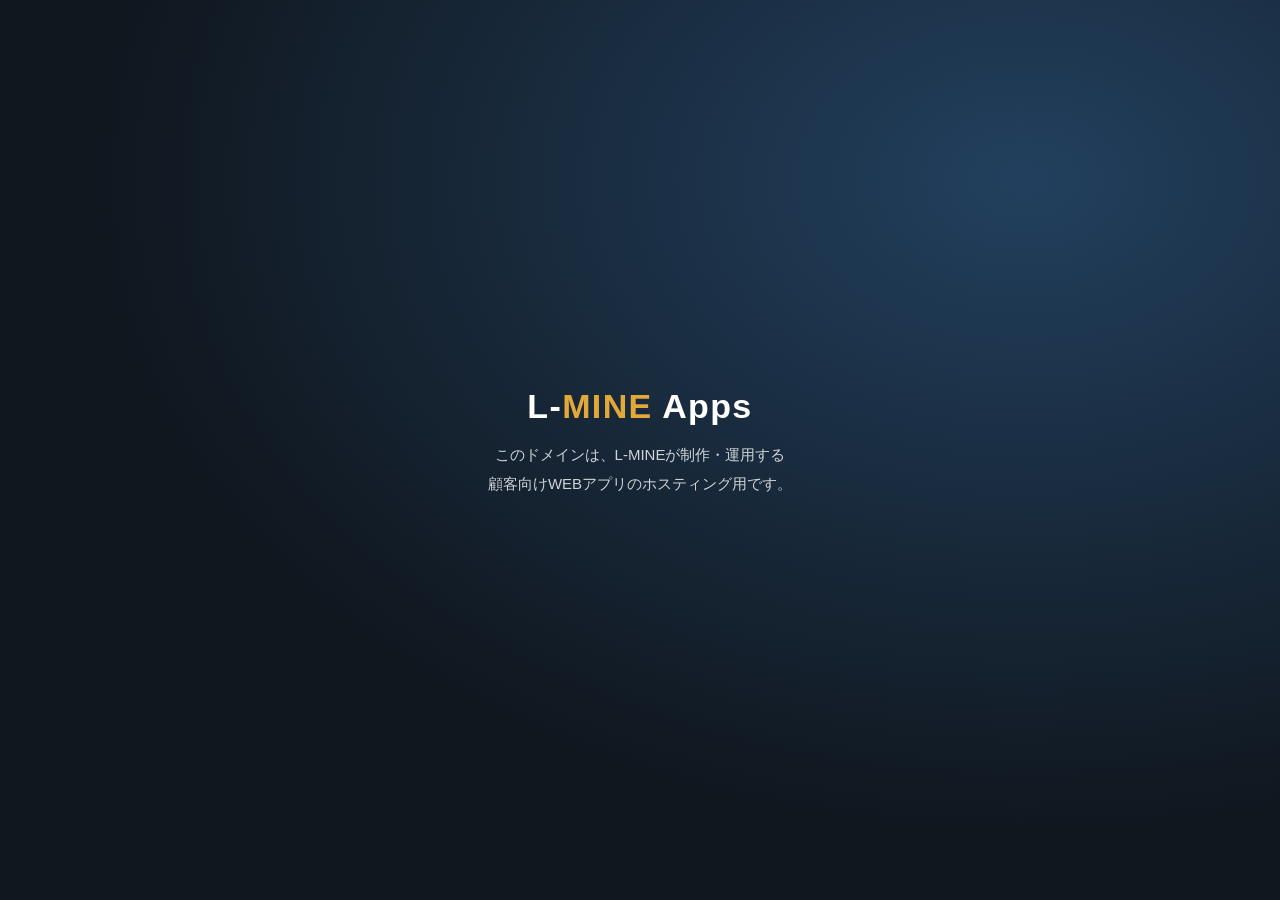
<file: index.html>
<!DOCTYPE html>
<html lang="ja">
<head>
<meta charset="UTF-8">
<meta name="viewport" content="width=device-width, initial-scale=1.0">
<title>L-MINE Apps</title>
<style>
  body{margin:0;font-family:"Noto Sans JP","Helvetica Neue",Arial,sans-serif;
    background:radial-gradient(120% 120% at 80% 20%,#22405e,#10171f 60%);
    color:#fff;min-height:100vh;display:flex;align-items:center;justify-content:center;text-align:center;}
  .box{padding:40px;}
  h1{font-size:34px;letter-spacing:.04em;margin:0 0 14px;}
  h1 span{color:#e2a83a;}
  p{opacity:.8;font-size:15px;line-height:1.9;}
</style>
</head>
<body>
  <div class="box">
    <h1>L-<span>MINE</span> Apps</h1>
    <p>このドメインは、L-MINEが制作・運用する<br>顧客向けWEBアプリのホスティング用です。</p>
  </div>
</body>
</html>
</file>
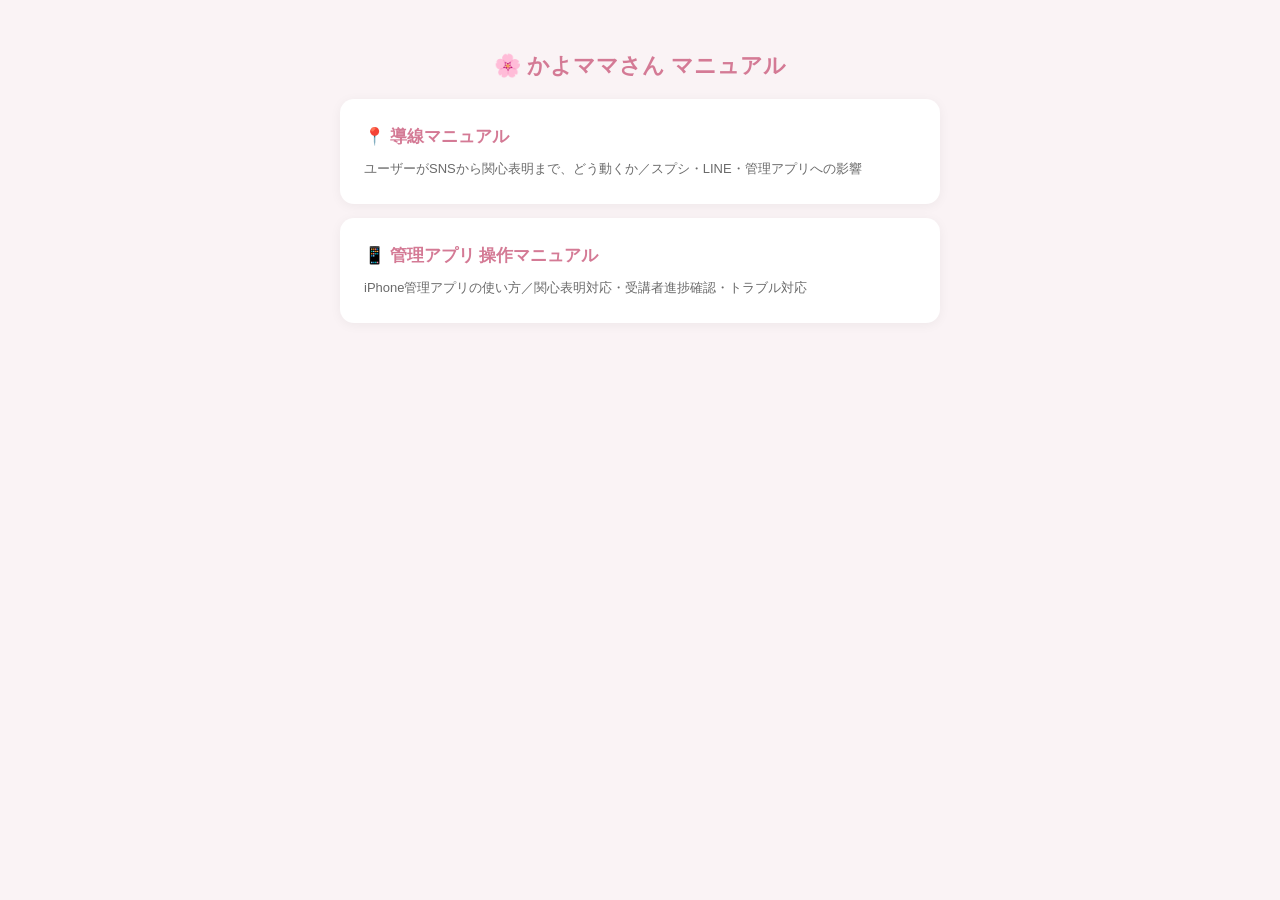
<file: kayomama-docs/index.html>
<!DOCTYPE html>
<html lang="ja">
<head>
<meta charset="UTF-8">
<meta name="viewport" content="width=device-width, initial-scale=1.0">
<title>かよママさん マニュアル</title>
<style>
body{margin:0;padding:32px 16px;background:#faf3f5;font-family:-apple-system,BlinkMacSystemFont,"Hiragino Sans","Yu Gothic",sans-serif;color:#333;line-height:1.7}
.wrap{max-width:600px;margin:0 auto}
h1{color:#d47a95;text-align:center;font-size:22px}
.card{display:block;background:#fff;border-radius:14px;padding:22px;margin-bottom:14px;text-decoration:none;color:#333;box-shadow:0 2px 12px rgba(0,0,0,0.05);border:2px solid transparent;transition:border-color .2s}
.card:hover{border-color:#f5a3b8}
.card h2{margin:0 0 6px;color:#d47a95;font-size:17px}
.card p{margin:0;font-size:13px;color:#6a6a6a}
</style>
</head>
<body>
<div class="wrap">
  <h1>🌸 かよママさん マニュアル</h1>
  <a class="card" href="funnel.html">
    <h2>📍 導線マニュアル</h2>
    <p>ユーザーがSNSから関心表明まで、どう動くか／スプシ・LINE・管理アプリへの影響</p>
  </a>
  <a class="card" href="admin-manual.html">
    <h2>📱 管理アプリ 操作マニュアル</h2>
    <p>iPhone管理アプリの使い方／関心表明対応・受講者進捗確認・トラブル対応</p>
  </a>
</div>
</body></html>
</file>
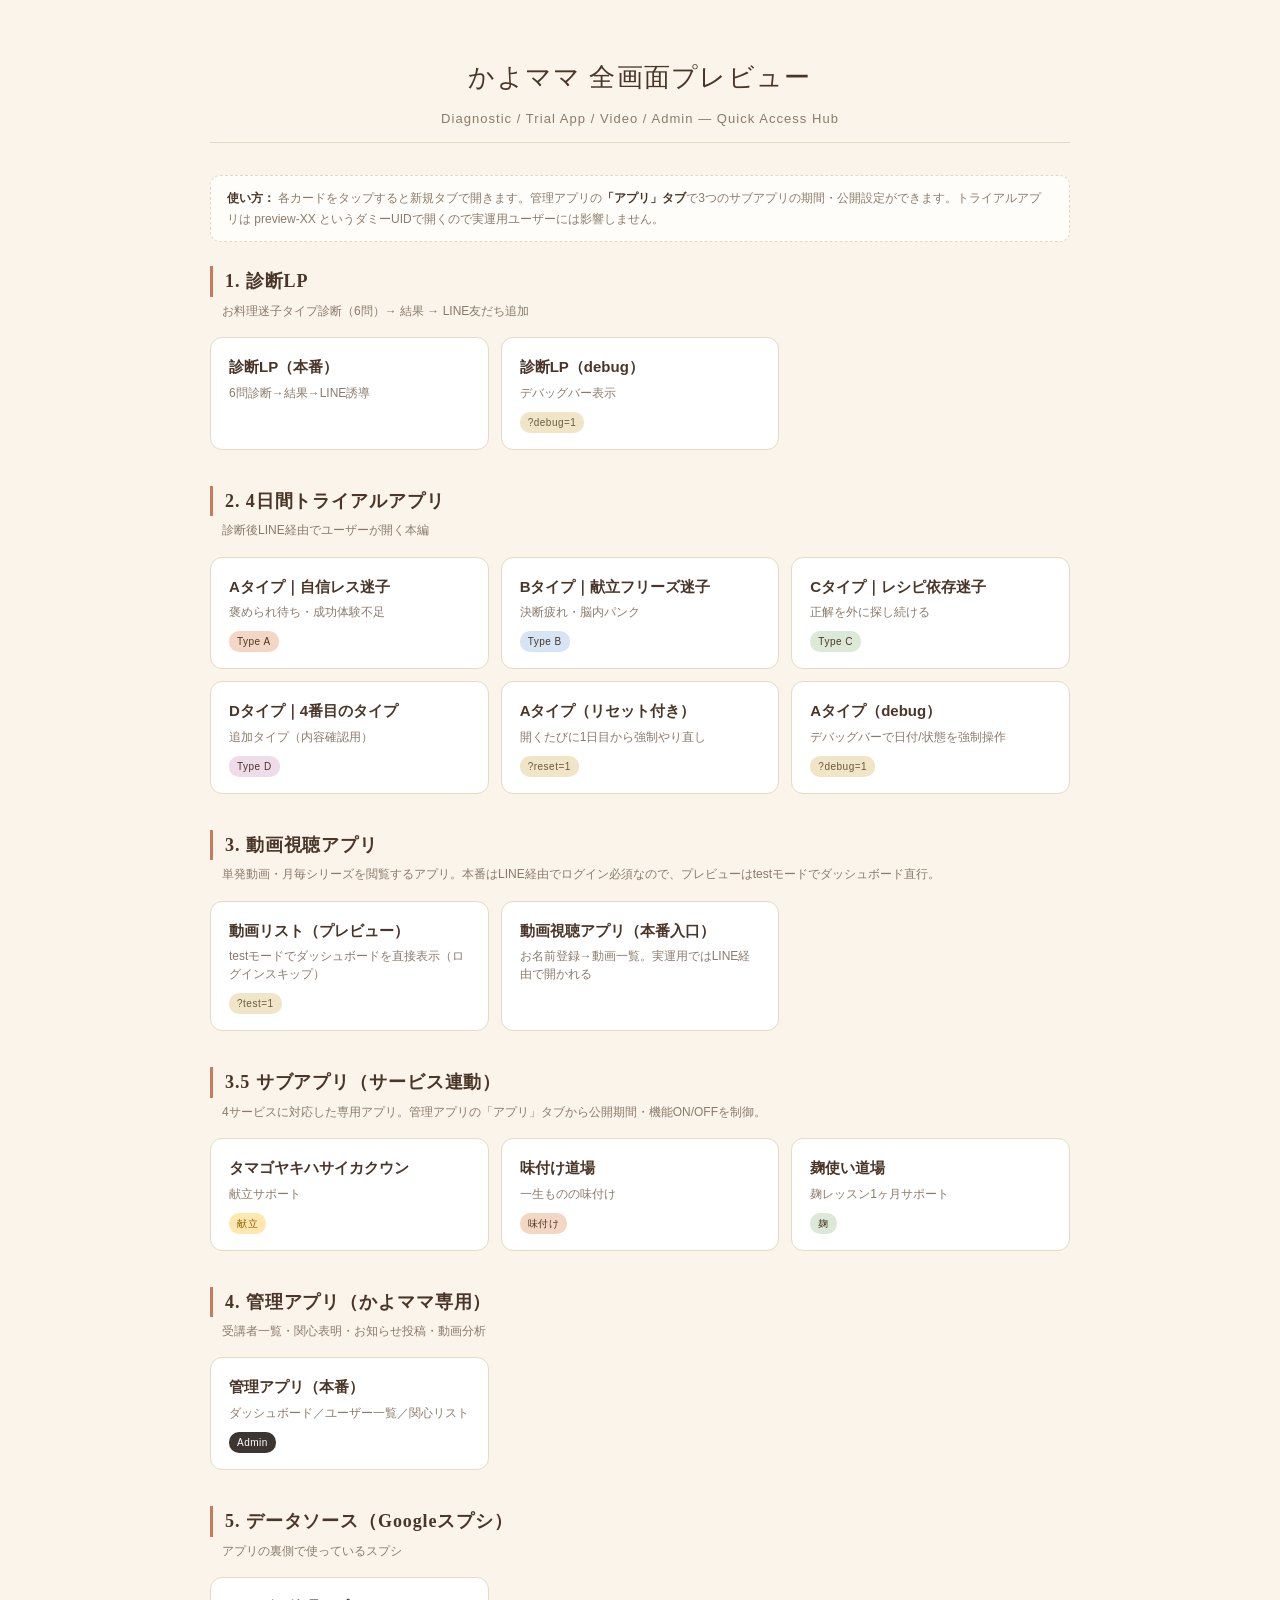
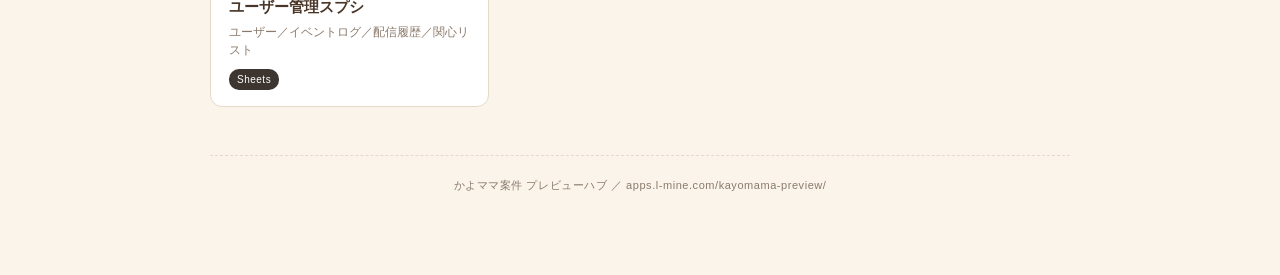
<file: kayomama-preview/index.html>
<!doctype html>
<html lang="ja">
<head>
<meta charset="utf-8">
<meta name="viewport" content="width=device-width, initial-scale=1">
<meta name="robots" content="noindex, nofollow">
<title>かよママ 全画面プレビュー</title>
<style>
:root{--bg:#FAF4EB;--ink:#4A3628;--ink-mid:#8B7A6B;--card:#fff;--accent:#C77B5E;--accent-soft:#E9D5C6;--line:#E5D9C9;}
*{box-sizing:border-box}html,body{margin:0;padding:0}
body{background:var(--bg);color:var(--ink);font-family:'Hiragino Kaku Gothic ProN','Yu Gothic',sans-serif;line-height:1.7;-webkit-text-size-adjust:100%}
.container{max-width:900px;margin:0 auto;padding:32px 20px 80px}
header{text-align:center;padding:24px 0 12px;border-bottom:1px solid var(--line);margin-bottom:32px}
header h1{font-family:'Hiragino Mincho ProN','Yu Mincho',serif;font-size:26px;letter-spacing:0.05em;margin:0 0 8px;font-weight:500}
header .sub{font-size:13px;color:var(--ink-mid);letter-spacing:0.08em}
section{margin-bottom:36px}
section h2{font-family:'Hiragino Mincho ProN',serif;font-size:18px;margin:0 0 4px;padding-left:12px;border-left:3px solid var(--accent);letter-spacing:0.05em}
section .note{font-size:12px;color:var(--ink-mid);margin:4px 0 16px 12px}
.cards{display:grid;gap:12px;grid-template-columns:repeat(auto-fill,minmax(240px,1fr))}
.card{background:var(--card);border:1px solid var(--line);border-radius:12px;padding:16px 18px;text-decoration:none;color:inherit;display:flex;flex-direction:column;gap:4px;transition:transform .15s,box-shadow .15s,border-color .15s}
.card:hover{transform:translateY(-2px);box-shadow:0 4px 12px rgba(74,54,40,0.08);border-color:var(--accent-soft)}
.card .title{font-size:15px;font-weight:600;color:var(--ink)}
.card .desc{font-size:12px;color:var(--ink-mid);line-height:1.5}
.card .badge{display:inline-block;font-size:10px;padding:2px 8px;border-radius:10px;background:var(--accent-soft);color:var(--ink);letter-spacing:0.05em;margin-top:6px;align-self:flex-start}
.card .badge.type-a{background:#F4D6C4}.card .badge.type-b{background:#D6E4F4}.card .badge.type-c{background:#DBE9D6}.card .badge.type-d{background:#EEDCE9}
.card .badge.admin{background:#3D3630;color:#fff}.card .badge.debug{background:#F0E5C7;color:#6B5A3E}
footer{text-align:center;font-size:11px;color:var(--ink-mid);margin-top:48px;padding-top:20px;border-top:1px dashed var(--line);letter-spacing:0.05em}
.row-help{background:#FFFDF9;border:1px dashed var(--accent-soft);border-radius:10px;padding:12px 16px;font-size:12px;color:var(--ink-mid);margin-bottom:24px;line-height:1.7}
.row-help b{color:var(--ink)}
</style></head>
<body><div class="container">
<header><h1>かよママ 全画面プレビュー</h1><div class="sub">Diagnostic / Trial App / Video / Admin — Quick Access Hub</div></header>
<div class="row-help"><b>使い方：</b> 各カードをタップすると新規タブで開きます。管理アプリの<b>「アプリ」タブ</b>で3つのサブアプリの期間・公開設定ができます。トライアルアプリは preview-XX というダミーUIDで開くので実運用ユーザーには影響しません。</div>
<section><h2>1. 診断LP</h2><div class="note">お料理迷子タイプ診断（6問）→ 結果 → LINE友だち追加</div><div class="cards">
<a class="card" href="https://apps.l-mine.com/kayomama-diagnosis/" target="_blank" rel="noopener"><div class="title">診断LP（本番）</div><div class="desc">6問診断→結果→LINE誘導</div></a>
<a class="card" href="https://apps.l-mine.com/kayomama-diagnosis/?debug=1" target="_blank" rel="noopener"><div class="title">診断LP（debug）</div><div class="desc">デバッグバー表示</div><span class="badge debug">?debug=1</span></a>
</div></section>
<section><h2>2. 4日間トライアルアプリ</h2><div class="note">診断後LINE経由でユーザーが開く本編</div><div class="cards">
<a class="card" href="https://apps.l-mine.com/kayomama-trial-app/?uid=preview-A&type=A&ln=プレビュー" target="_blank" rel="noopener"><div class="title">Aタイプ｜自信レス迷子</div><div class="desc">褒められ待ち・成功体験不足</div><span class="badge type-a">Type A</span></a>
<a class="card" href="https://apps.l-mine.com/kayomama-trial-app/?uid=preview-B&type=B&ln=プレビュー" target="_blank" rel="noopener"><div class="title">Bタイプ｜献立フリーズ迷子</div><div class="desc">決断疲れ・脳内パンク</div><span class="badge type-b">Type B</span></a>
<a class="card" href="https://apps.l-mine.com/kayomama-trial-app/?uid=preview-C&type=C&ln=プレビュー" target="_blank" rel="noopener"><div class="title">Cタイプ｜レシピ依存迷子</div><div class="desc">正解を外に探し続ける</div><span class="badge type-c">Type C</span></a>
<a class="card" href="https://apps.l-mine.com/kayomama-trial-app/?uid=preview-D&type=D&ln=プレビュー" target="_blank" rel="noopener"><div class="title">Dタイプ｜4番目のタイプ</div><div class="desc">追加タイプ（内容確認用）</div><span class="badge type-d">Type D</span></a>
<a class="card" href="https://apps.l-mine.com/kayomama-trial-app/?uid=preview-A&type=A&ln=プレビュー&reset=1" target="_blank" rel="noopener"><div class="title">Aタイプ（リセット付き）</div><div class="desc">開くたびに1日目から強制やり直し</div><span class="badge debug">?reset=1</span></a>
<a class="card" href="https://apps.l-mine.com/kayomama-trial-app/?uid=preview-A&type=A&ln=プレビュー&debug=1" target="_blank" rel="noopener"><div class="title">Aタイプ（debug）</div><div class="desc">デバッグバーで日付/状態を強制操作</div><span class="badge debug">?debug=1</span></a>
</div></section>
<section><h2>3. 動画視聴アプリ</h2><div class="note">単発動画・月毎シリーズを閲覧するアプリ。本番はLINE経由でログイン必須なので、プレビューはtestモードでダッシュボード直行。</div><div class="cards">
<a class="card" href="https://apps.l-mine.com/kayomama-video-app/?test=1" target="_blank" rel="noopener"><div class="title">動画リスト（プレビュー）</div><div class="desc">testモードでダッシュボードを直接表示（ログインスキップ）</div><span class="badge debug">?test=1</span></a>
<a class="card" href="https://apps.l-mine.com/kayomama-video-app/" target="_blank" rel="noopener"><div class="title">動画視聴アプリ（本番入口）</div><div class="desc">お名前登録→動画一覧。実運用ではLINE経由で開かれる</div></a>
</div></section>
<section><h2>3.5 サブアプリ（サービス連動）</h2><div class="note">4サービスに対応した専用アプリ。管理アプリの「アプリ」タブから公開期間・機能ON/OFFを制御。</div><div class="cards">
<a class="card" href="https://apps.l-mine.com/tamagoyaki/" target="_blank" rel="noopener"><div class="title">タマゴヤキハサイカクウン</div><div class="desc">献立サポート</div><span class="badge" style="background:#FFE7B0;color:#8B5A00;">献立</span></a>
<a class="card" href="https://apps.l-mine.com/ajitsuke-dojo/" target="_blank" rel="noopener"><div class="title">味付け道場</div><div class="desc">一生ものの味付け</div><span class="badge" style="background:#F4D6C4;">味付け</span></a>
<a class="card" href="https://apps.l-mine.com/hakkou-club/" target="_blank" rel="noopener"><div class="title">麹使い道場</div><div class="desc">麹レッスン1ヶ月サポート</div><span class="badge" style="background:#DBE9D6;">麹</span></a>
</div></section>
<section><h2>4. 管理アプリ（かよママ専用）</h2><div class="note">受講者一覧・関心表明・お知らせ投稿・動画分析</div><div class="cards">
<a class="card" href="https://apps.l-mine.com/kayomama-admin/" target="_blank" rel="noopener"><div class="title">管理アプリ（本番）</div><div class="desc">ダッシュボード／ユーザー一覧／関心リスト</div><span class="badge admin">Admin</span></a>
</div></section>
<section><h2>5. データソース（Googleスプシ）</h2><div class="note">アプリの裏側で使っているスプシ</div><div class="cards">
<a class="card" href="https://docs.google.com/spreadsheets/d/1kS3t_J3rEaOnmS5sXicVqWO9nz-a0oMsG-kXVnSc11o/edit" target="_blank" rel="noopener"><div class="title">ユーザー管理スプシ</div><div class="desc">ユーザー／イベントログ／配信履歴／関心リスト</div><span class="badge admin">Sheets</span></a>
</div></section>
<footer>かよママ案件 プレビューハブ ／ apps.l-mine.com/kayomama-preview/</footer>
</div></body></html>
</file>
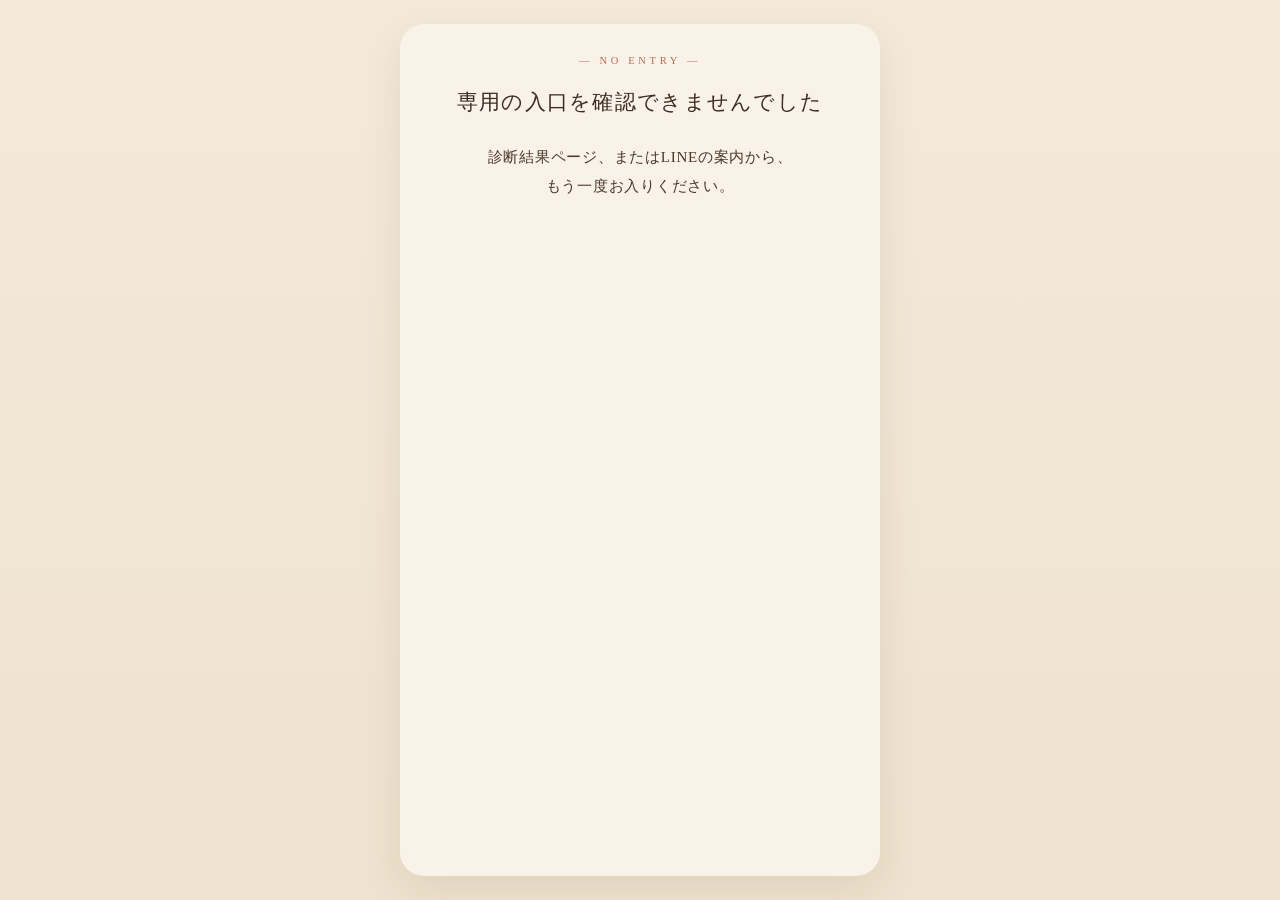
<file: kayomama-trial-app/index.html>
<!doctype html>
<html lang="ja">
<head>
  <meta charset="utf-8">
  <meta name="viewport" content="width=device-width, initial-scale=1, viewport-fit=cover">
  <meta name="theme-color" content="#FAF4EB">
  <meta name="description" content="かよママさん監修「あなたの台所を軽くする4日間」の小さな実践アプリ">
  <title>あなたの台所を軽くする4日間 ／ かよママ</title>

  <!-- Preload なし。全部同じフォルダから読む -->
  <link rel="stylesheet" href="styles.css?v=5">
</head>
<body>

  <!-- ============= App root ============= -->
  <main id="app" class="app" role="main" aria-live="polite">
    <!-- Screens are rendered by app.js -->
    <noscript>
      <div class="no-js-fallback">
        このアプリはJavaScriptが必要です。<br>
        ブラウザの設定でJavaScriptを有効にしてから、<br>
        もう一度お試しください。
      </div>
    </noscript>
  </main>

  <!-- ============= Loading splash ============= -->
  <div id="loading-splash" class="loading-splash" aria-hidden="true">
    <div class="loading-card">
      <div class="loading-pulse"></div>
      <div class="loading-text serif">しばらくお待ちください</div>
    </div>
  </div>

  <!-- ============= Debug bar (only when ?debug=1) ============= -->
  <nav id="debug-bar" class="debug-bar" aria-label="開発用メニュー"></nav>

  <!-- ============= Scripts ============= -->
  <script src="config.js?v=5"></script>
  <script src="content.js"></script>
  <script src="app.js?v=5"></script>
</body>
</html>
</file>
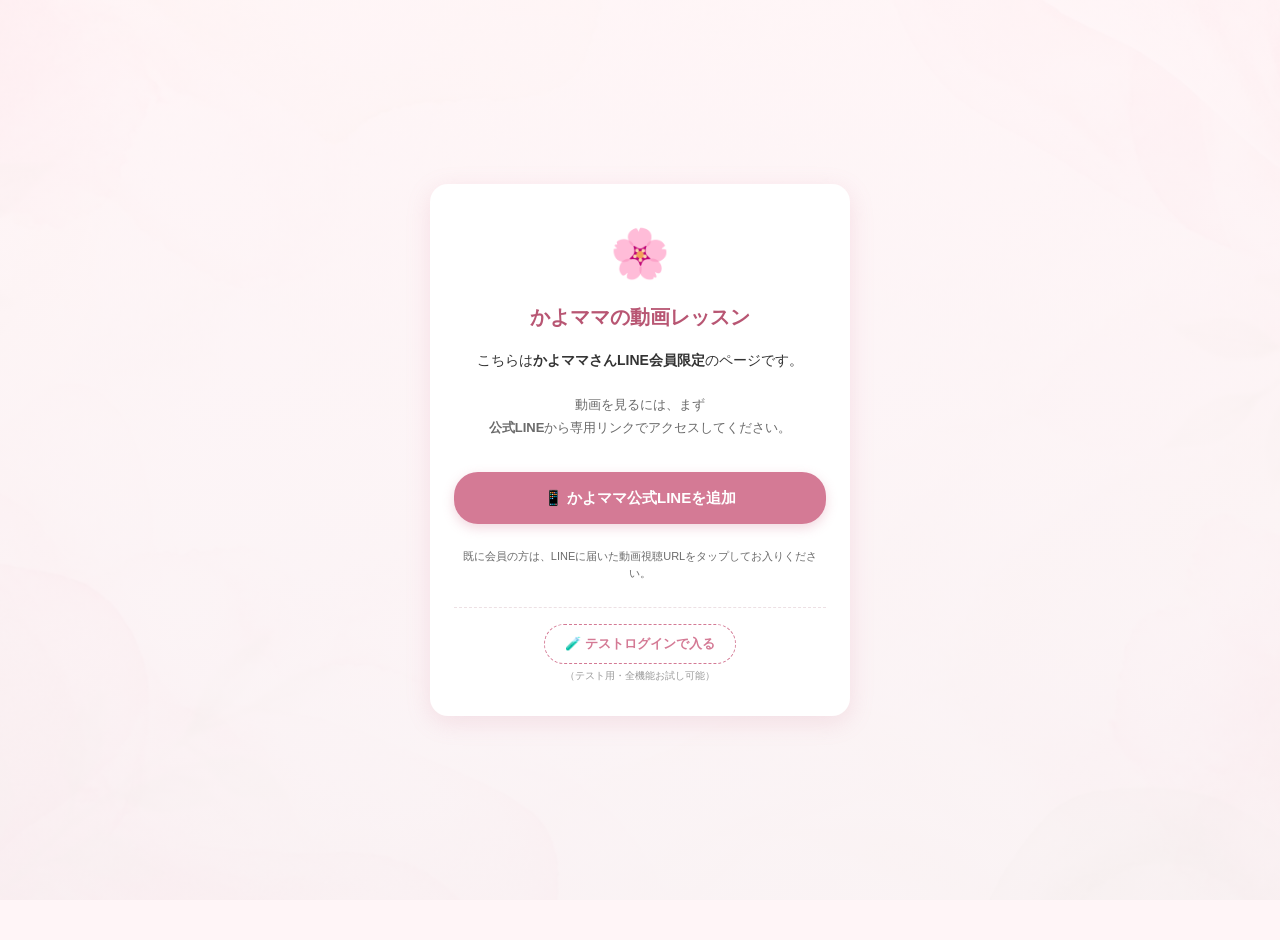
<file: kayomama-video-app/index.html>
<!DOCTYPE html>
<html lang="ja">
<head>
  <meta charset="UTF-8">
  <meta name="viewport" content="width=device-width, initial-scale=1.0, maximum-scale=1.0">
  <meta name="theme-color" content="#d47a95">
  <meta name="apple-mobile-web-app-capable" content="yes">
  <meta name="apple-mobile-web-app-title" content="かよママ動画">
  <link rel="manifest" href="manifest.json">
  <link rel="apple-touch-icon" href="img/icon-192.png">
  <link rel="stylesheet" href="styles.css?v=10">
  <title>かよママ 動画レッスン</title>
</head>
<body>
  <div id="app"></div>

  <!-- モーダル群（動的に表示） -->
  <div id="modal-root"></div>

  <script src="config.js?v=10"></script>
  <script src="app.js?v=10"></script>
</body>
</html>
</file>
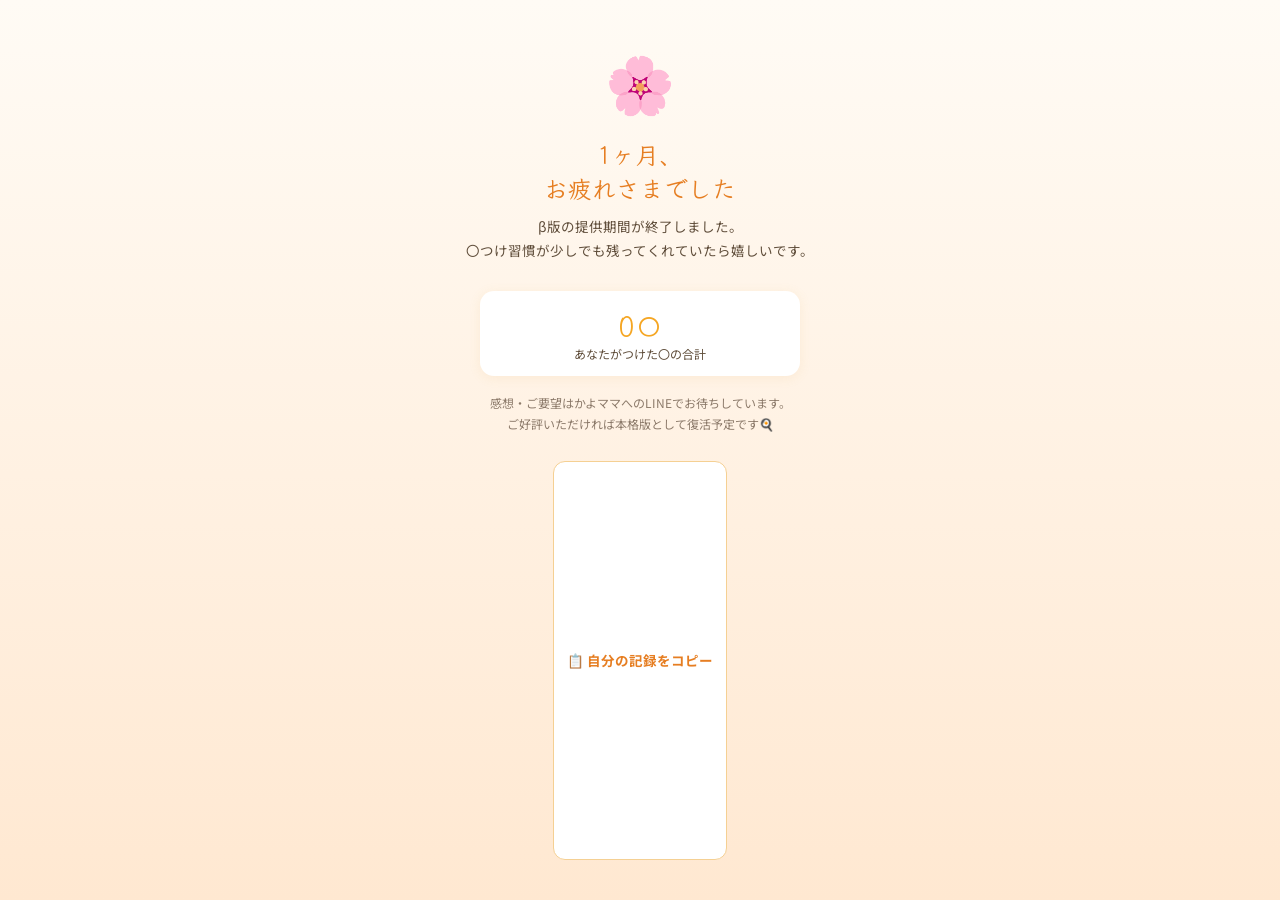
<file: tamagoyaki/index.html>
<!DOCTYPE html>
<html lang="ja">
<head>
<meta charset="UTF-8">
<meta name="viewport" content="width=device-width,initial-scale=1,maximum-scale=1,user-scalable=no,viewport-fit=cover">
<meta name="theme-color" content="#F5A623">
<meta name="apple-mobile-web-app-capable" content="yes">
<meta name="apple-mobile-web-app-status-bar-style" content="default">
<meta name="apple-mobile-web-app-title" content="タマゴヤキ">
<meta name="robots" content="noindex,nofollow">
<title>タマゴヤキハサイカクウン | かよママ献立サポート</title>
<link rel="preconnect" href="https://fonts.googleapis.com">
<link rel="preconnect" href="https://fonts.gstatic.com" crossorigin>
<link href="https://fonts.googleapis.com/css2?family=Klee+One:wght@600&family=Noto+Sans+JP:wght@400;500;700&display=swap" rel="stylesheet">
<link rel="icon" href="data:image/svg+xml,%3Csvg xmlns='http://www.w3.org/2000/svg' viewBox='0 0 100 100'%3E%3Ccircle cx='50' cy='55' r='35' fill='%23FFE7B0'/%3E%3Ccircle cx='50' cy='55' r='15' fill='%23F5A623'/%3E%3C/svg%3E">
<style>
*,*::before,*::after{box-sizing:border-box}
html,body{margin:0;padding:0}
body{
  font-family:'Noto Sans JP',-apple-system,BlinkMacSystemFont,sans-serif;
  background:#FFFBF5;color:#3D3028;min-height:100vh;
  overscroll-behavior:none;-webkit-tap-highlight-color:transparent;
  padding:env(safe-area-inset-top) 0 env(safe-area-inset-bottom);
}
button{font-family:inherit}
#app{max-width:480px;margin:0 auto;min-height:100vh;position:relative;padding-bottom:82px}
header{
  position:sticky;top:0;
  background:linear-gradient(135deg,#F5A623 0%,#F39C12 100%);
  color:#fff;padding:14px 18px 16px;z-index:10;
  box-shadow:0 2px 8px rgba(226,170,80,.18);
}
.logo{
  font-family:'Klee One',serif;font-size:17px;font-weight:600;
  display:flex;align-items:center;gap:6px;margin-bottom:10px;
}
.logo small{font-size:11px;opacity:.9;font-family:'Noto Sans JP',sans-serif;font-weight:500;margin-left:auto}
.date-bar{
  display:flex;justify-content:space-between;align-items:center;
  background:rgba(255,255,255,.22);border-radius:22px;padding:6px 8px;gap:4px;
}
.date-bar button{
  background:transparent;border:none;color:#fff;font-size:16px;
  width:36px;height:32px;border-radius:16px;cursor:pointer;font-weight:700;
}
.date-bar button:active{background:rgba(255,255,255,.2)}
.date-bar .current{flex:1;text-align:center;font-size:14px;font-weight:600}
.today-badge{
  display:inline-block;font-size:10px;background:#fff;color:#E67E22;
  padding:1px 7px;border-radius:9px;margin-left:6px;font-weight:700;vertical-align:1px;
}
main{padding:14px}

.summary-card{
  background:#fff;border-radius:16px;padding:14px 18px;
  box-shadow:0 2px 12px rgba(226,170,80,.08);margin-bottom:14px;
  display:flex;justify-content:space-between;align-items:center;gap:12px;
}
.summary-count{font-size:28px;font-weight:700;color:#F5A623;line-height:1}
.summary-count .total{font-size:15px;color:#C0B29F;font-weight:500}
.summary-label{font-size:12px;color:#6B6158;text-align:right;line-height:1.5}
.summary-label b{display:block;font-size:14px;color:#3D3028;font-weight:700;margin-bottom:2px}
.summary-label .enc{color:#7FB069;font-size:11px;margin-top:3px;display:block;font-weight:600}

.items{display:flex;flex-direction:column;gap:8px}
.item-card{
  background:#fff;border-radius:13px;padding:10px 12px;
  box-shadow:0 1px 6px rgba(0,0,0,.04);
  display:flex;align-items:center;gap:10px;
}
.item-card.full{background:linear-gradient(90deg,#F1F9EA 0%,#fff 100%)}
.item-letter{
  width:36px;height:36px;border-radius:50%;
  background:#FFF1D8;color:#E67E22;
  font-family:'Klee One',serif;font-size:20px;font-weight:700;
  display:flex;align-items:center;justify-content:center;flex-shrink:0;
}
.item-card.full .item-letter{background:#E7F0D8;color:#6AA152}
.item-info{flex:1;min-width:0}
.item-name{font-size:13px;font-weight:700;color:#3D3028;line-height:1.3}
.item-desc{font-size:10.5px;color:#A89A87;margin-top:2px;line-height:1.3}
.meal-toggles{display:flex;gap:5px}
.meal-btn{
  width:36px;height:36px;border-radius:50%;
  border:1.5px solid #EFE3CC;background:#fff;
  font-size:11px;font-weight:700;color:#C2B39B;cursor:pointer;
  transition:transform .1s,background .15s,border-color .15s,color .15s;
  display:flex;align-items:center;justify-content:center;
  position:relative;padding:0;
}
.meal-btn:active{transform:scale(.9)}
.meal-btn.on{
  background:linear-gradient(135deg,#8BBE74 0%,#6AA152 100%);
  border-color:#6AA152;color:#fff;
  box-shadow:0 2px 6px rgba(127,176,105,.35);
}
.meal-btn.on::before{content:'〇';position:absolute;inset:0;display:flex;align-items:center;justify-content:center;font-size:20px;color:rgba(255,255,255,.25);font-weight:400}
.meal-btn.on span{position:relative;z-index:1}

.hint-card{
  margin-top:16px;background:linear-gradient(135deg,#FFF5E0 0%,#FEF0D4 100%);
  border-radius:14px;padding:14px 16px;border:1px dashed #F5CF8E;
}
.hint-title{font-size:12px;font-weight:700;color:#E67E22;margin:0 0 6px;display:flex;align-items:center;gap:4px}
.hint-text{font-size:13px;color:#5F4D3A;line-height:1.7;margin:0}
.hint-tags{margin-top:10px;display:flex;flex-wrap:wrap;gap:5px}
.hint-tag{font-size:11px;background:rgba(245,166,35,.16);color:#B3631A;padding:4px 9px;border-radius:10px;font-weight:600}

.perfect-banner{
  background:linear-gradient(135deg,#7FB069 0%,#6AA152 100%);color:#fff;
  border-radius:14px;padding:14px 16px;margin-top:16px;text-align:center;
  box-shadow:0 4px 12px rgba(127,176,105,.25);
}
.perfect-banner h3{margin:0 0 4px;font-size:14px;font-family:'Klee One',serif}
.perfect-banner p{margin:0;font-size:12px;opacity:.95}

/* Dashboard */
.dash-view{display:none}
.dash-view.on{display:block}
.main-view.off{display:none}

.stat-row{display:grid;grid-template-columns:1fr 1fr;gap:10px;margin-bottom:14px}
.stat-card{background:#fff;border-radius:14px;padding:14px;box-shadow:0 1px 6px rgba(0,0,0,.04);text-align:center}
.stat-num{font-size:24px;font-weight:700;color:#F5A623;line-height:1}
.stat-num .unit{font-size:13px;color:#9C9186;font-weight:500;margin-left:2px}
.stat-label{font-size:11px;color:#6B6158;margin-top:6px}

.card-box{background:#fff;border-radius:14px;padding:14px;box-shadow:0 1px 6px rgba(0,0,0,.04);margin-bottom:14px}
.card-box h3{margin:0 0 10px;font-size:13px;color:#3D3028;font-weight:700;display:flex;align-items:center;gap:5px}
.card-box h3 .muted{color:#9C9186;font-weight:500;font-size:11px;margin-left:auto}

.bar-row{display:flex;align-items:center;gap:8px;margin-bottom:7px}
.bar-row:last-child{margin-bottom:0}
.bar-label{width:88px;font-size:11.5px;color:#3D3028;display:flex;gap:5px;align-items:baseline;flex-shrink:0}
.bar-label .k{font-family:'Klee One',serif;font-weight:700;color:#E67E22;font-size:14px;width:12px;text-align:center}
.bar-track{flex:1;height:10px;background:#F5EEE1;border-radius:5px;overflow:hidden;position:relative}
.bar-fill{height:100%;background:linear-gradient(90deg,#F5A623,#7FB069);border-radius:5px;transition:width .5s ease-out}
.bar-fill.low{background:linear-gradient(90deg,#E0B088,#D69762)}
.bar-count{font-size:12px;color:#5F4D3A;width:34px;text-align:right;font-weight:700}

.weak-list{display:flex;flex-direction:column;gap:8px}
.weak-item{
  display:flex;align-items:center;gap:10px;
  background:#FFF8ED;border:1px solid #F5DFB5;border-radius:10px;padding:9px 12px;
}
.weak-item .k{font-family:'Klee One',serif;color:#E67E22;font-size:16px;font-weight:700}
.weak-item .info{flex:1;font-size:12px;color:#5F4D3A}
.weak-item .info b{font-weight:700;color:#3D3028}
.weak-item .count{font-size:11px;color:#9C9186;font-weight:600}

.export-row{display:flex;gap:8px;margin-top:14px;margin-bottom:4px}
.btn{
  flex:1;background:linear-gradient(135deg,#F5A623,#F39C12);color:#fff;border:none;
  padding:13px;border-radius:12px;font-size:13.5px;font-weight:700;cursor:pointer;
  box-shadow:0 2px 8px rgba(245,166,35,.25);
}
.btn:active{transform:scale(.98)}
.btn.sec{background:#fff;color:#E67E22;border:1.5px solid #F5D093;box-shadow:none}

/* Bottom Nav */
nav.bottom{
  position:fixed;bottom:0;left:0;right:0;max-width:480px;margin:0 auto;
  background:#fff;border-top:1px solid #F0E4D0;
  display:flex;padding:7px;z-index:5;
  padding-bottom:calc(7px + env(safe-area-inset-bottom));
}
nav.bottom button{
  flex:1;background:transparent;border:none;padding:10px 6px;
  font-size:12.5px;color:#9C9186;font-weight:600;border-radius:10px;cursor:pointer;
  display:flex;flex-direction:column;align-items:center;gap:2px;
}
nav.bottom button svg{width:20px;height:20px}
nav.bottom button.active{background:#FFF1D8;color:#E67E22}
nav.bottom button:active{transform:scale(.97)}

/* Expired */
.expired{
  position:fixed;inset:0;padding:40px 24px;text-align:center;
  background:linear-gradient(180deg,#FFFBF5 0%,#FFE8D1 100%);
  display:none;flex-direction:column;justify-content:center;align-items:center;z-index:100;
  overflow-y:auto;
}
.expired.on{display:flex}
.expired .emoji{font-size:56px;margin-bottom:4px}
.expired h1{font-family:'Klee One',serif;font-size:24px;color:#E67E22;margin:12px 0 10px;line-height:1.4}
.expired p{color:#5F4D3A;line-height:1.8;font-size:13.5px;max-width:360px;margin:0 auto 12px}
.expired .stats-mini{
  background:#fff;border-radius:14px;padding:14px 20px;margin:16px auto;
  box-shadow:0 2px 12px rgba(226,170,80,.12);max-width:320px;width:100%;
}
.expired .stats-mini .num{font-size:28px;color:#F5A623;font-weight:700;font-family:'Klee One',serif}
.expired .stats-mini .lbl{font-size:12px;color:#5F4D3A}
.expired .btn{display:inline-block;max-width:240px;margin-top:8px}

/* Toast */
.toast{
  position:fixed;top:80px;left:50%;transform:translateX(-50%) translateY(-20px);
  background:rgba(60,48,40,.92);color:#fff;padding:10px 18px;border-radius:22px;
  font-size:13px;font-weight:600;opacity:0;transition:all .25s;z-index:200;pointer-events:none;
}
.toast.on{opacity:1;transform:translateX(-50%) translateY(0)}

/* Sparkle animation */
@keyframes sparkle{0%{transform:scale(0);opacity:1}100%{transform:scale(1.8);opacity:0}}
.sparkle{position:absolute;inset:0;pointer-events:none;border-radius:50%;background:radial-gradient(circle,rgba(245,208,147,.7) 0%,transparent 60%);animation:sparkle .5s ease-out forwards}

.ftr{text-align:center;font-size:11px;color:#B8A994;padding:24px 16px 8px;line-height:1.7}
.ftr .beta{display:inline-block;background:#FFE7B0;color:#B3631A;padding:2px 8px;border-radius:10px;font-weight:700;margin-bottom:6px;font-size:10.5px}
.ftr a{color:#E67E22;text-decoration:none}
</style>
</head>
<body>
<script>
/* ==== かよママ アプリ設定ゲート（v3.14 - キャッシュ回避版） ==== */
(function(){
  var APP_ID = 'tamagoyaki';
  var GAS_URL = 'https://script.google.com/macros/s/AKfycbwyy_kIboj_EnyxbJSIhPFlUJOgITE1iSBMoHGLyoDyaMGkfbNd7PNaFf91xMnI-ZTb/exec';
  var TOKEN = 'kayomama-app-tk8n3r5p2x9m7w4';
  var ADMIN_UIDS = ['bayxtq','itlfra'];
  function getUid(){ try { return new URLSearchParams(location.search).get('uid') || localStorage.getItem('kayomama_line_uid') || ''; } catch(e){return '';} }
  function isAdmin(){ return ADMIN_UIDS.indexOf(getUid()) >= 0; }
  function showGate(reason, from){
    var msg = reason === 'not_started' ? ('まだ開始されていません。<br>公開開始日：' + (from||'未設定'))
           : reason === 'ended' ? '公開期間が終了しました。'
           : 'このアプリはまだ準備中です。';
    document.body.innerHTML = '<div style="position:fixed;inset:0;display:flex;align-items:center;justify-content:center;background:#FAF4EB;color:#4A3628;font-family:\'Hiragino Kaku Gothic ProN\',\'Yu Gothic\',sans-serif;padding:20px;text-align:center;z-index:999999;">' +
      '<div style="max-width:400px;"><div style="font-size:48px;margin-bottom:16px;">🌸</div>' +
      '<h1 style="font-family:\'Hiragino Mincho ProN\',\'Yu Mincho\',serif;font-size:26px;margin:0 0 16px;font-weight:500;letter-spacing:0.05em;">準備中です</h1>' +
      '<p style="font-size:14px;line-height:1.9;color:#8B7A6B;">' + msg + '</p>' +
      '<p style="font-size:12px;color:#8B7A6B;margin-top:24px;line-height:1.7;">公開までもう少しお待ちください。</p></div></div>';
  }
  // キャッシュバスター付きで毎回最新の設定を取得
  var url = GAS_URL + '?action=get_app_settings&token=' + encodeURIComponent(TOKEN) + '&app_id=' + APP_ID + '&_=' + Date.now();
  fetch(url, { cache: 'no-store' })
    .then(function(r){ return r.json(); })
    .then(function(j){
      if (!j.ok || !j.settings) return;
      var s = j.settings;
      if (s.active) return;
      if (isAdmin()) { console.log('[gate] admin bypass'); return; }
      showGate(s.gate_reason, s.active_from);
    })
    .catch(function(e){ console.warn('[gate] failed:', e); });
})();
</script>

<div id="app">
  <header>
    <div class="logo">
      🍳 タマゴヤキハサイカクウン
      <small id="countdown"></small>
    </div>
    <div class="date-bar">
      <button id="prevDay" aria-label="前日">‹</button>
      <div class="current" id="currentDate">—</div>
      <button id="nextDay" aria-label="翌日">›</button>
    </div>
  </header>
  <main>
    <section class="main-view" id="mainView">
      <div class="summary-card">
        <div>
          <div class="summary-count"><span id="todayCount">0</span><span class="total">/36</span></div>
        </div>
        <div class="summary-label">
          <b id="summaryTitle">今日の〇</b>
          <span id="summaryMsg">朝昼晩、食べたものにタップで〇！</span>
          <span class="enc" id="summaryEnc"></span>
        </div>
      </div>

      <div class="items" id="itemsList"></div>

      <div id="perfectBanner"></div>

      <div class="hint-card">
        <p class="hint-title">💡 明日のヒント</p>
        <p class="hint-text" id="hintText">朝昼晩のごはんで食べたものに〇をつけてみてね。</p>
        <div class="hint-tags" id="hintTags"></div>
      </div>
    </section>

    <section class="dash-view" id="dashView">
      <div class="stat-row">
        <div class="stat-card">
          <div class="stat-num"><span id="monthTotal">0</span></div>
          <div class="stat-label">今月の合計〇</div>
        </div>
        <div class="stat-card">
          <div class="stat-num"><span id="monthStreak">0</span><span class="unit">日</span></div>
          <div class="stat-label">記録した日数</div>
        </div>
      </div>

      <div class="card-box">
        <h3>🌿 栄養バランス<span class="muted" id="monthLabel"></span></h3>
        <div id="barList"></div>
      </div>

      <div class="card-box">
        <h3>📝 まず取り入れたい3つ</h3>
        <div class="weak-list" id="weakList"></div>
      </div>

      <div class="export-row">
        <button class="btn sec" id="exportBtn">📋 月報をコピー</button>
        <button class="btn" id="shareBtn">💬 かよママに送る</button>
      </div>
    </section>
  </main>

  <nav class="bottom">
    <button id="navRecord" class="active">
      <svg viewBox="0 0 24 24" fill="none" stroke="currentColor" stroke-width="2" stroke-linecap="round" stroke-linejoin="round"><path d="M9 11l3 3l8-8"/><path d="M20 12v6a2 2 0 0 1-2 2H6a2 2 0 0 1-2-2V6a2 2 0 0 1 2-2h9"/></svg>
      記録
    </button>
    <button id="navDash">
      <svg viewBox="0 0 24 24" fill="none" stroke="currentColor" stroke-width="2" stroke-linecap="round" stroke-linejoin="round"><path d="M3 3v18h18"/><rect x="7" y="13" width="3" height="5"/><rect x="12" y="9" width="3" height="9"/><rect x="17" y="5" width="3" height="13"/></svg>
      ダッシュボード
    </button>
  </nav>

  <p class="ftr">
    <span class="beta">β版</span><br>
    かよママ 献立サポート生向け<br>
    2026-04-21 〜 2026-04-30 までご利用いただけます
  </p>
</div>

<div class="expired" id="expiredView">
  <div class="emoji">🌸</div>
  <h1>1ヶ月、<br>お疲れさまでした</h1>
  <p>β版の提供期間が終了しました。<br>〇つけ習慣が少しでも残ってくれていたら嬉しいです。</p>
  <div class="stats-mini">
    <div class="num"><span id="finalTotal">0</span>〇</div>
    <div class="lbl">あなたがつけた〇の合計</div>
  </div>
  <p style="font-size:12px;color:#8C7A6A">感想・ご要望はかよママへのLINEでお待ちしています。<br>ご好評いただければ本格版として復活予定です🍳</p>
  <button class="btn sec" id="expiredExport" style="margin-top:14px;max-width:240px">📋 自分の記録をコピー</button>
</div>

<div class="toast" id="toast"></div>

<script>
(function(){
'use strict';

// ======== Config ========
const STORAGE_KEY='kayomama-sainouka-v1';
// β終了: 2026-05-01 00:00 JST = 2026-04-30 15:00 UTC
const EXPIRE_AT=new Date('2026-04-30T15:00:00.000Z');
const START_AT=new Date('2026-04-21T00:00:00+09:00');

const ITEMS=[
  {k:'タ',n:'炭水化物',d:'ご飯・パン・麺'},
  {k:'マ',n:'豆',d:'納豆・豆腐・豆乳'},
  {k:'ゴ',n:'ごま',d:'すりごま・黒ごま'},
  {k:'ヤ',n:'野菜',d:'旬のものを'},
  {k:'キ',n:'キノコ',d:'しめじ・えのき等'},
  {k:'ハ',n:'発酵',d:'味噌・納豆・キムチ'},
  {k:'サ',n:'魚',d:'魚介・出汁でもOK'},
  {k:'イ',n:'芋',d:'じゃが・さつま・長芋'},
  {k:'カ',n:'海藻',d:'わかめ・昆布・海苔'},
  {k:'ク',n:'果物',d:'旬・冷凍ベリー可'},
  {k:'ウ',n:'肉',d:'鶏豚牛・卵も可'},
  {k:'ン',n:'ニンニク',d:'生姜でも代用可'}
];
const MEALS=['朝','昼','晩'];
const FUKUSAI={
  'タ':['雑穀ご飯','焼きおにぎり','おにぎり'],
  'マ':['納豆出すだけ','豆腐サラダ','豆乳スープ'],
  'ゴ':['ごま和え','ごまドレサラダ','ごま塩ご飯'],
  'ヤ':['お浸し','サラダ','ナムル','蒸し野菜'],
  'キ':['きのこ出汁漬け','きのこナムル','きのこ炒め'],
  'ハ':['味噌汁','キムチ出すだけ','ぬか漬け'],
  'サ':['しらすご飯','骨なし魚焼き','かつお出汁味噌汁'],
  'イ':['ふかし芋','芋の味噌汁','長芋千切り'],
  'カ':['もずく出すだけ','めかぶ出すだけ','わかめ味噌汁'],
  'ク':['切るだけ果物','冷凍ベリー','朝に果物'],
  'ウ':['サラダチキン','卵焼き','ハム盛るだけ'],
  'ン':['おろしニンニク炒め','味噌汁に少し']
};
const ENC=[
  [0,'ゆっくり記録してみてね'],
  [6,'いい感じのスタート！'],
  [12,'バランス整ってきたね ✨'],
  [20,'すごい！かなり幅広い 🌿'],
  [28,'完璧に近いバランス！🌸']
];

// ======== Helpers ========
function pad(n){return n<10?'0'+n:''+n}
function jstDate(d){
  d=d||new Date();
  const t=d.getTime()+d.getTimezoneOffset()*60000+9*3600*1000;
  return new Date(t);
}
function dateStr(d){d=jstDate(d);return d.getUTCFullYear()+'-'+pad(d.getUTCMonth()+1)+'-'+pad(d.getUTCDate())}
function parseDate(s){const[y,m,d]=s.split('-').map(Number);return new Date(Date.UTC(y,m-1,d))}
function shiftDate(s,delta){const d=parseDate(s);d.setUTCDate(d.getUTCDate()+delta);return dateStr(d)}
function fmtJP(s){
  const d=parseDate(s);
  const w=['日','月','火','水','木','金','土'][d.getUTCDay()];
  return (d.getUTCMonth()+1)+'月'+d.getUTCDate()+'日 ('+w+')';
}
function today(){return dateStr(new Date())}
function isToday(s){return s===today()}
function loadData(){
  try{return JSON.parse(localStorage.getItem(STORAGE_KEY))||{}}catch(e){return{}}
}
function saveData(d){try{localStorage.setItem(STORAGE_KEY,JSON.stringify(d))}catch(e){}}
function getDay(data,date){return data[date]||{}}
function toggle(data,date,meal,key){
  if(!data[date])data[date]={};
  if(!data[date][meal])data[date][meal]=[];
  const arr=data[date][meal];
  const i=arr.indexOf(key);
  if(i>=0)arr.splice(i,1);else arr.push(key);
  if(arr.length===0)delete data[date][meal];
  if(Object.keys(data[date]).length===0)delete data[date];
  return i<0;
}
function countDay(day){
  let n=0;for(const m in day)n+=day[m].length;return n;
}
function countByKey(day){
  const o={};ITEMS.forEach(i=>o[i.k]=0);
  for(const m in day)day[m].forEach(k=>{if(o[k]!==undefined)o[k]++});
  return o;
}
function monthDays(data,ym){
  // ym: '2026-04'
  return Object.keys(data).filter(k=>k.startsWith(ym));
}
function monthStats(data,ym){
  const days=monthDays(data,ym);
  const byKey={};ITEMS.forEach(i=>byKey[i.k]=0);
  let total=0;
  days.forEach(d=>{
    for(const m in data[d])data[d][m].forEach(k=>{
      if(byKey[k]!==undefined){byKey[k]++;total++}
    });
  });
  return {byKey,total,streak:days.length};
}

// ======== State ========
const state={view:'main',date:today(),data:loadData()};

// ======== Rendering ========
const $=id=>document.getElementById(id);

function render(){
  renderHeader();
  if(state.view==='main')renderMain();else renderDash();
}

function renderHeader(){
  const el=$('currentDate');
  const s=fmtJP(state.date);
  el.innerHTML=s+(isToday(state.date)?' <span class="today-badge">今日</span>':'');
  // countdown
  const now=new Date();
  const ms=EXPIRE_AT-now;
  const cd=$('countdown');
  if(ms>0){
    const d=Math.floor(ms/86400000);
    const h=Math.floor(ms%86400000/3600000);
    cd.textContent=d>0?('あと'+d+'日'):('あと'+h+'時間');
  }else cd.textContent='β終了';
}

function renderMain(){
  const day=getDay(state.data,state.date);
  const list=$('itemsList');
  list.innerHTML='';
  const byKey=countByKey(day);

  ITEMS.forEach(it=>{
    const full=byKey[it.k]>0;
    const card=document.createElement('div');
    card.className='item-card'+(full?' full':'');
    card.innerHTML=
      '<div class="item-letter">'+it.k+'</div>'+
      '<div class="item-info"><div class="item-name">'+it.n+'</div><div class="item-desc">'+it.d+'</div></div>'+
      '<div class="meal-toggles">'+
        MEALS.map(m=>{
          const on=day[m]&&day[m].indexOf(it.k)>=0;
          return '<button class="meal-btn'+(on?' on':'')+'" data-meal="'+m+'" data-key="'+it.k+'"><span>'+m+'</span></button>';
        }).join('')+
      '</div>';
    list.appendChild(card);
  });

  const total=countDay(day);
  $('todayCount').textContent=total;
  const categoriesHit=Object.values(byKey).filter(v=>v>0).length;

  // Encouragement
  let enc='';
  for(let i=ENC.length-1;i>=0;i--)if(total>=ENC[i][0]){enc=ENC[i][1];break}
  $('summaryEnc').textContent=enc;

  // Summary title
  $('summaryTitle').textContent=isToday(state.date)?'今日の〇':fmtJP(state.date)+'の〇';
  $('summaryMsg').textContent=categoriesHit+'/12項目が登場';

  // Perfect banner
  const pb=$('perfectBanner');
  if(categoriesHit===12){
    pb.innerHTML='<div class="perfect-banner"><h3>🌸 パーフェクト！</h3><p>12項目すべて〇がつきました。今日はほんとに栄養満点！</p></div>';
  }else pb.innerHTML='';

  // Hint
  const missing=ITEMS.filter(i=>byKey[i.k]===0);
  const hintText=$('hintText');
  const hintTags=$('hintTags');
  if(isToday(state.date)){
    if(missing.length===0){
      hintText.textContent='今日は完璧！このバランスを覚えておきたいですね。';
      hintTags.innerHTML='';
    }else if(missing.length<=3){
      hintText.textContent='今日まだ〇がない：'+missing.map(m=>m.n).join('・')+'。軽く一品足せればパーフェクトです。';
      hintTags.innerHTML=missing.flatMap(m=>FUKUSAI[m.k]||[]).slice(0,5).map(x=>'<span class="hint-tag">'+x+'</span>').join('');
    }else{
      // Show top 3 missing
      const top3=missing.slice(0,3);
      hintText.textContent='朝昼晩でまだ登場していない食材：'+top3.map(m=>m.n).join('・')+' など。';
      hintTags.innerHTML=top3.flatMap(m=>FUKUSAI[m.k]||[]).slice(0,4).map(x=>'<span class="hint-tag">'+x+'</span>').join('');
    }
  }else{
    // Past/future day hint
    if(total===0){
      hintText.textContent='この日の記録はまだありません。';
      hintTags.innerHTML='';
    }else{
      hintText.textContent='この日は12項目中 '+categoriesHit+' 種類が食卓に登場しました。';
      hintTags.innerHTML='';
    }
  }
}

function renderDash(){
  const ym=state.date.slice(0,7);
  const stats=monthStats(state.data,ym);
  $('monthTotal').textContent=stats.total;
  $('monthStreak').textContent=stats.streak;
  $('monthLabel').textContent=ym.replace('-','年')+'月';

  // Bars
  const maxCount=Math.max(1,...Object.values(stats.byKey));
  const barHtml=ITEMS.map(it=>{
    const c=stats.byKey[it.k];
    const pct=(c/maxCount)*100;
    const low=c<Math.max(1,stats.total/24);
    return '<div class="bar-row">'+
      '<div class="bar-label"><span class="k">'+it.k+'</span><span>'+it.n+'</span></div>'+
      '<div class="bar-track"><div class="bar-fill'+(low?' low':'')+'" style="width:'+pct+'%"></div></div>'+
      '<div class="bar-count">'+c+'</div>'+
    '</div>';
  }).join('');
  $('barList').innerHTML=barHtml;

  // Weak top3
  const ranking=ITEMS.slice().sort((a,b)=>stats.byKey[a.k]-stats.byKey[b.k]).slice(0,3);
  const weakHtml=ranking.map(it=>{
    const c=stats.byKey[it.k];
    const tips=(FUKUSAI[it.k]||[]).slice(0,2).join('・');
    return '<div class="weak-item"><span class="k">'+it.k+'</span>'+
      '<div class="info"><b>'+it.n+'</b>　'+tips+'</div>'+
      '<span class="count">'+c+'〇</span>'+
    '</div>';
  }).join('');
  $('weakList').innerHTML=weakHtml||'<div class="weak-item"><div class="info">まだ記録がありません</div></div>';
}

function buildReport(){
  const ym=state.date.slice(0,7);
  const stats=monthStats(state.data,ym);
  const lines=[];
  lines.push('【タマゴヤキハサイカクウン '+ym.replace('-','年')+'月】');
  lines.push('記録日数：'+stats.streak+'日 ／ 合計：'+stats.total+'〇');
  lines.push('');
  lines.push('--- バランス ---');
  ITEMS.forEach(it=>{
    const c=stats.byKey[it.k];
    const bar='■'.repeat(Math.min(10,c))+'□'.repeat(Math.max(0,10-c));
    lines.push(it.k+' '+it.n+'　'+bar+' '+c);
  });
  lines.push('');
  lines.push('かよママ、見てもらえると嬉しいです🌸');
  return lines.join('\n');
}

function showToast(msg){
  const t=$('toast');t.textContent=msg;t.classList.add('on');
  clearTimeout(showToast._t);
  showToast._t=setTimeout(()=>t.classList.remove('on'),1800);
}

function copyText(txt){
  if(navigator.clipboard){return navigator.clipboard.writeText(txt)}
  const ta=document.createElement('textarea');
  ta.value=txt;ta.style.position='fixed';ta.style.opacity='0';
  document.body.appendChild(ta);ta.select();
  try{document.execCommand('copy')}catch(e){}
  document.body.removeChild(ta);
  return Promise.resolve();
}

// ======== Events ========
document.addEventListener('click',e=>{
  const btn=e.target.closest('.meal-btn');
  if(btn){
    const meal=btn.dataset.meal,key=btn.dataset.key;
    const nowOn=toggle(state.data,state.date,meal,key);
    saveData(state.data);
    if(nowOn&&navigator.vibrate)navigator.vibrate(15);
    // sparkle
    if(nowOn){
      const s=document.createElement('span');s.className='sparkle';btn.appendChild(s);
      setTimeout(()=>s.remove(),500);
    }
    renderMain();
    return;
  }
  if(e.target.closest('#prevDay')){state.date=shiftDate(state.date,-1);render();return}
  if(e.target.closest('#nextDay')){
    const next=shiftDate(state.date,1);
    // 未来日付はロック
    if(parseDate(next)>parseDate(today())){showToast('今日より先はまだ記録できません');return}
    state.date=next;render();return;
  }
  if(e.target.closest('#navRecord')){setView('main');return}
  if(e.target.closest('#navDash')){setView('dash');return}
  if(e.target.closest('#exportBtn')||e.target.closest('#expiredExport')){
    copyText(buildReport()).then(()=>showToast('月報をコピーしました！'));
    return;
  }
  if(e.target.closest('#shareBtn')){
    const txt=buildReport();
    copyText(txt).then(()=>{
      showToast('コピー完了！LINEに貼ってね');
    });
    return;
  }
});

function setView(v){
  state.view=v;
  $('mainView').classList.toggle('off',v!=='main');
  $('dashView').classList.toggle('on',v==='dash');
  $('navRecord').classList.toggle('active',v==='main');
  $('navDash').classList.toggle('active',v==='dash');
  render();
}

// ======== Expire check ========
function checkExpire(){
  const now=new Date();
  if(now>=EXPIRE_AT){
    const stats=monthStats(state.data,'2026-04');
    $('finalTotal').textContent=stats.total;
    $('expiredView').classList.add('on');
    document.body.style.overflow='hidden';
    return true;
  }
  return false;
}

// ======== Init ========
function init(){
  if(checkExpire())return;
  render();
  // Update countdown every minute
  setInterval(()=>{renderHeader();checkExpire()},60000);
  // Initial enc based on total existing data
}
init();

})();
</script>
</body>
</html>
</file>
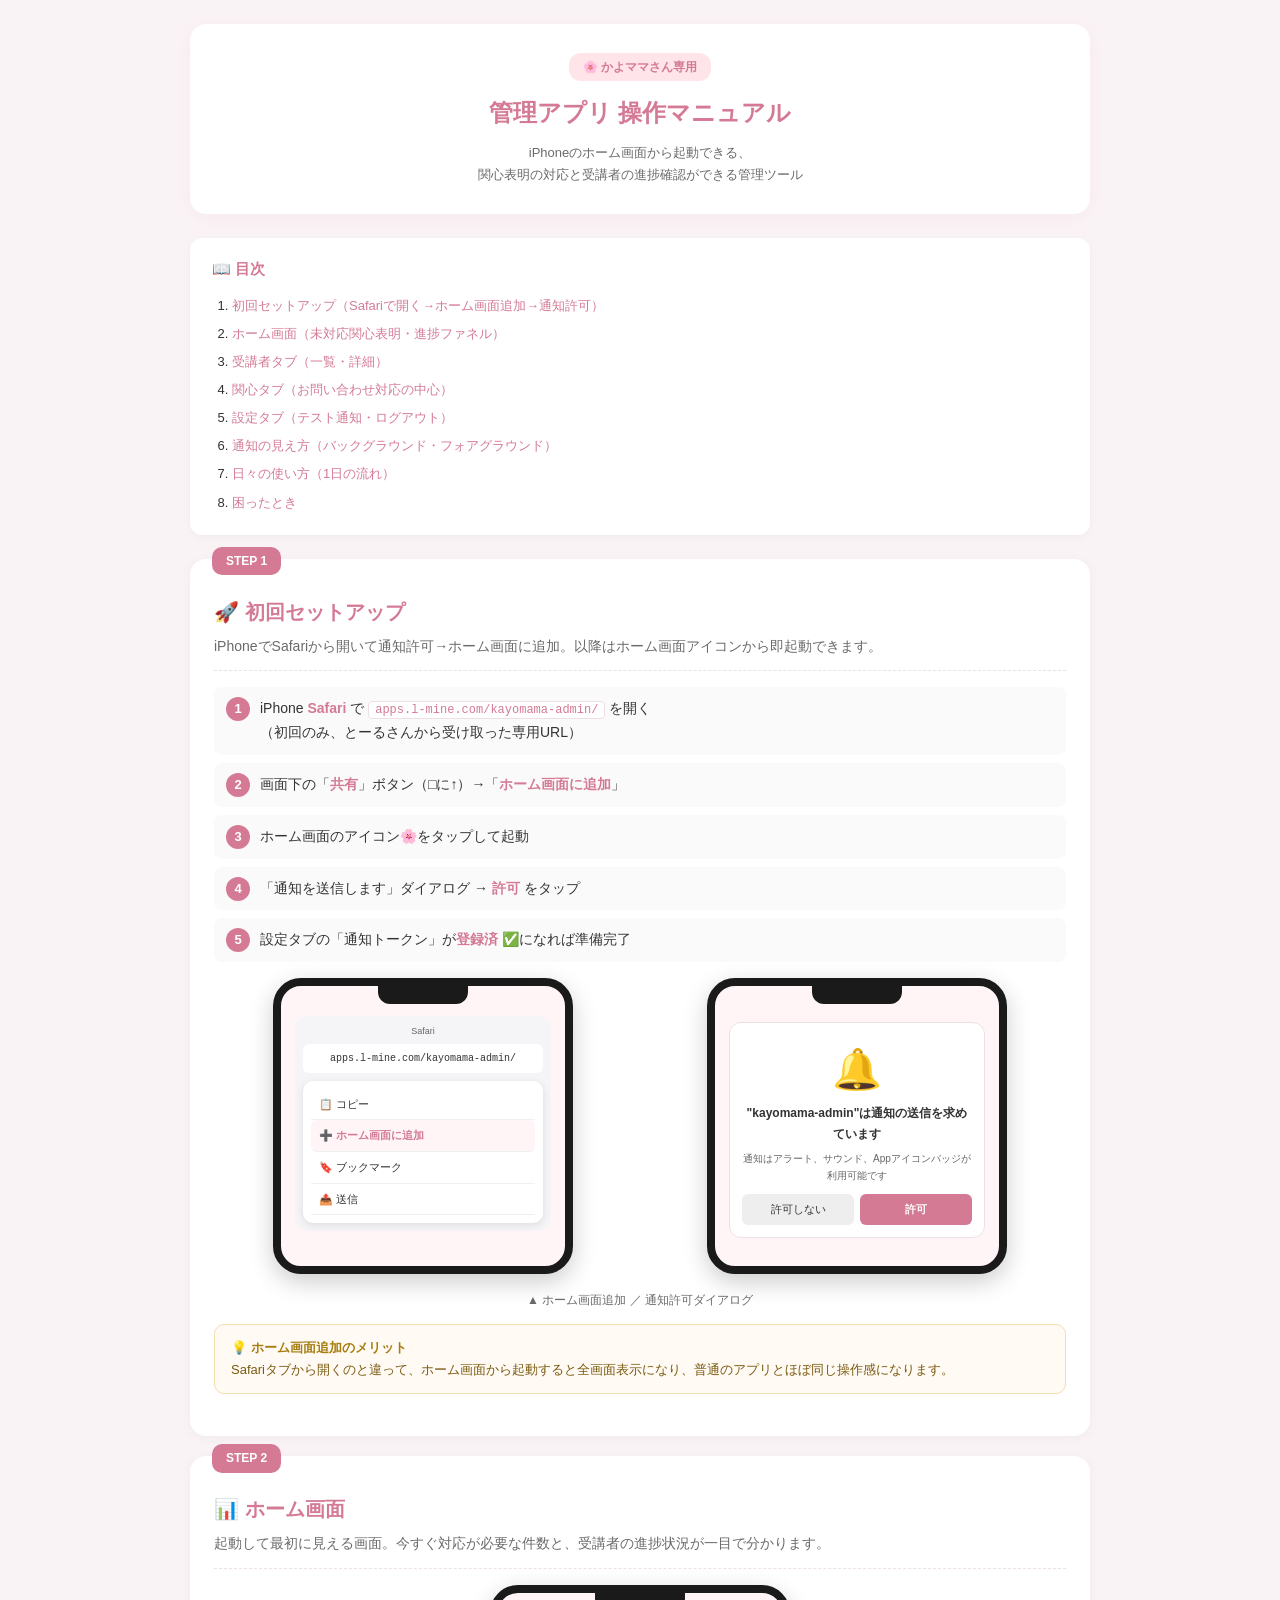
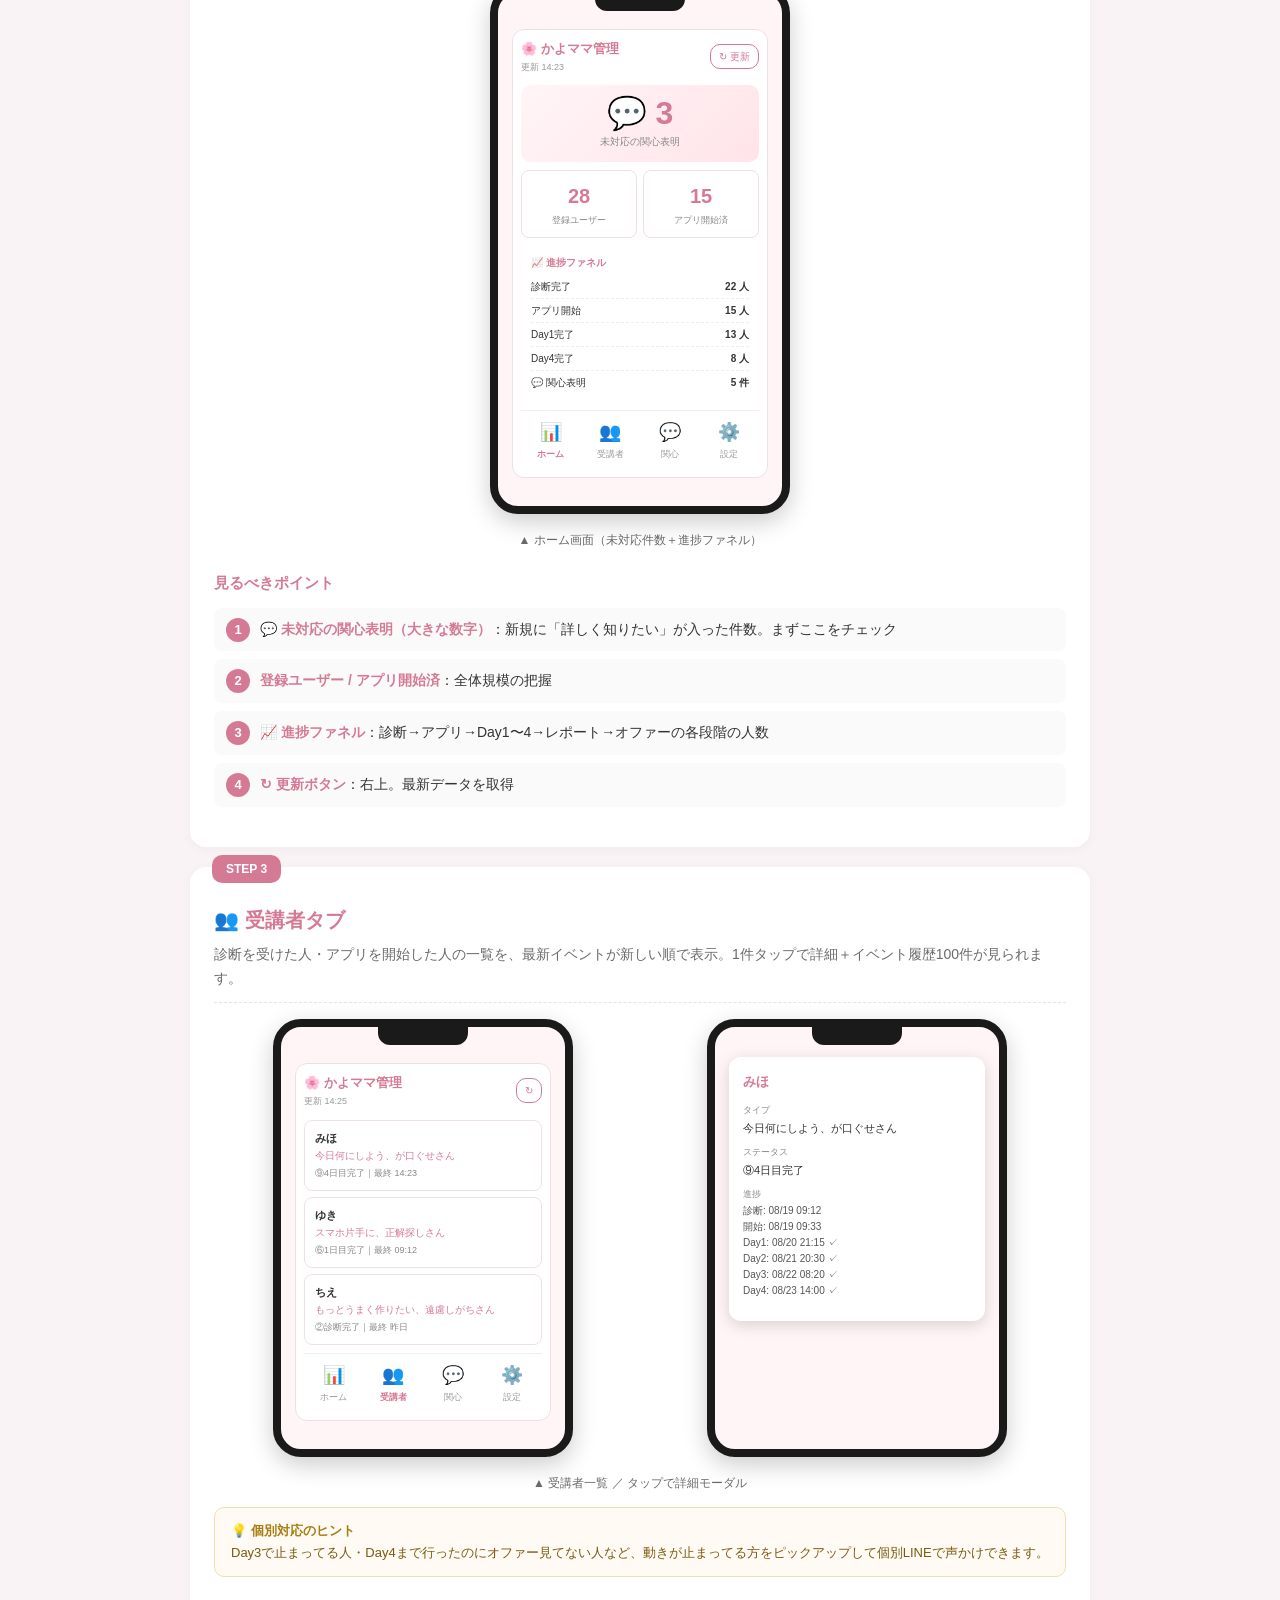
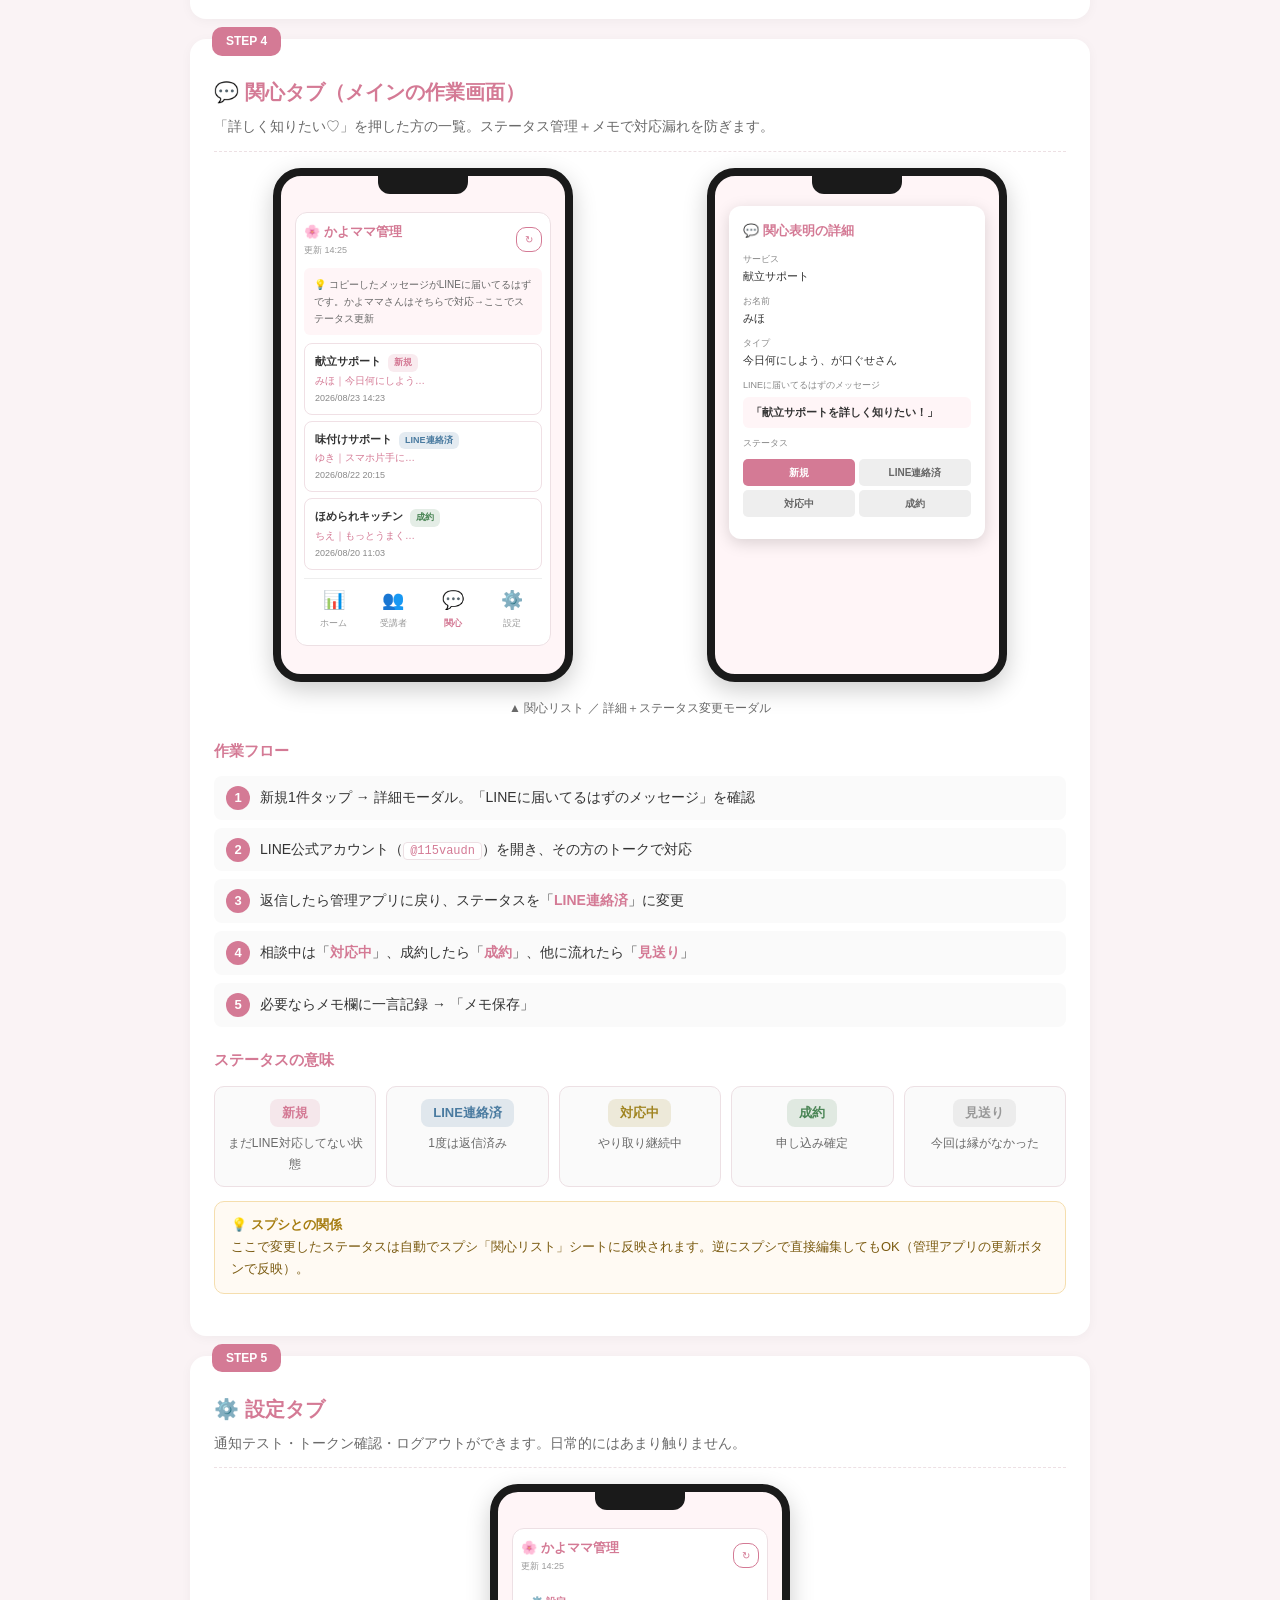
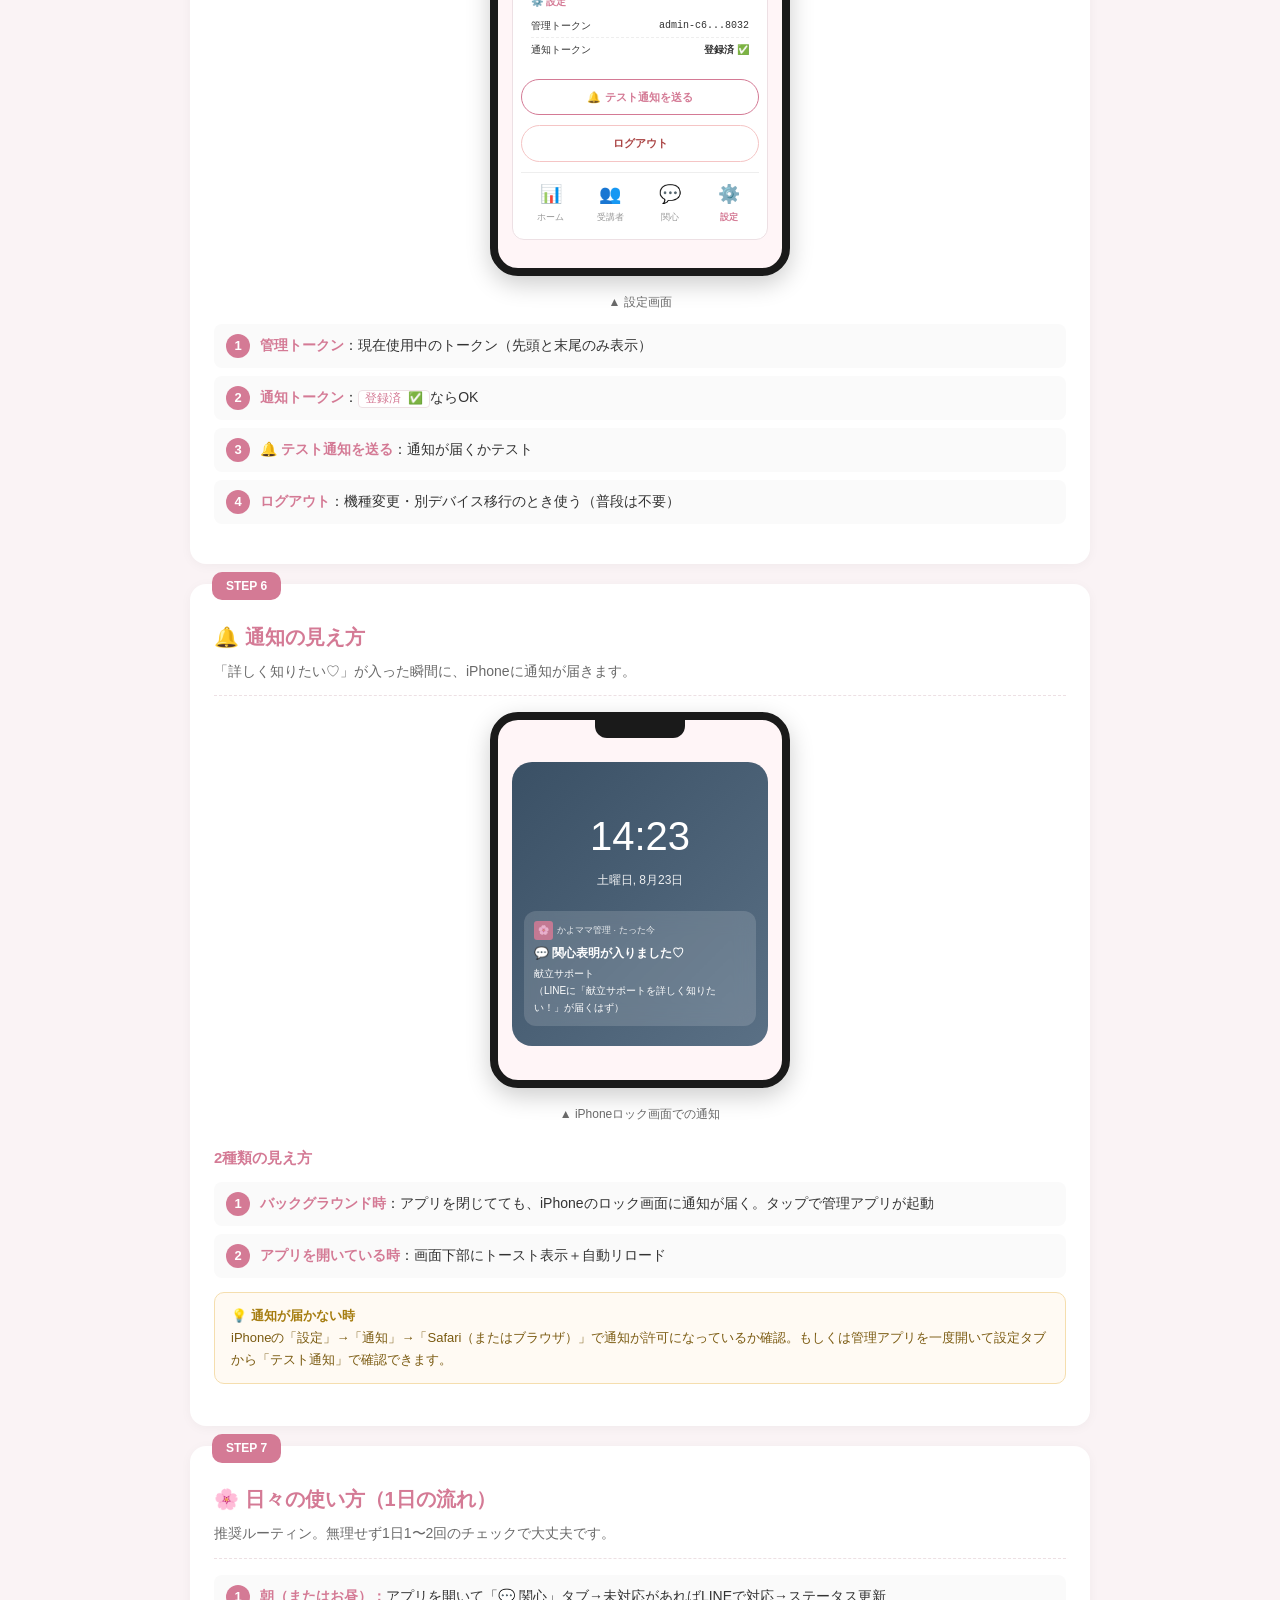
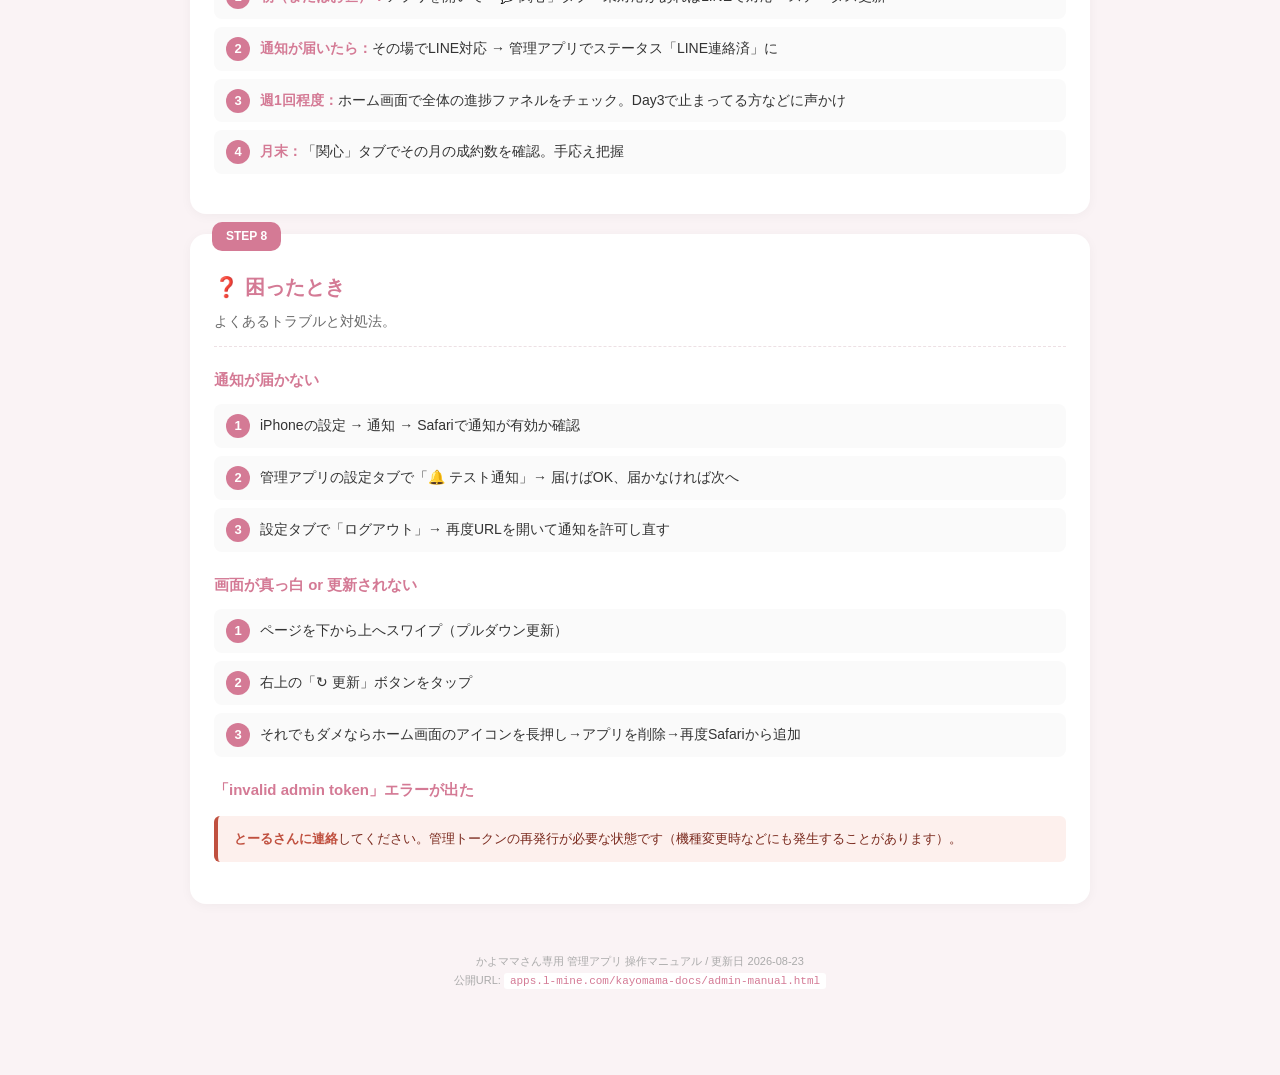
<file: kayomama-docs/admin-manual.html>
<!DOCTYPE html>
<html lang="ja">
<head>
<meta charset="UTF-8">
<meta name="viewport" content="width=device-width, initial-scale=1.0">
<title>かよママさん｜管理アプリ 操作マニュアル</title>
<style>
  :root {
    --pink: #d47a95;
    --pink-soft: #ffe4e9;
    --pink-bg: #fff5f7;
    --ink: #333;
    --ink-soft: #6a6a6a;
    --rule: #ede0e4;
    --new: #d47a95;
    --contacted: #4a7ba0;
    --inprogress: #a08420;
    --closed: #4a8555;
    --cancel: #999;
    --warn: #c0503f;
    --warn-soft: #fdf0ed;
  }
  * { box-sizing: border-box; }
  body {
    margin: 0; padding: 24px 12px 60px;
    background: #faf3f5;
    color: var(--ink);
    font-family: -apple-system, BlinkMacSystemFont, "Hiragino Sans", "Yu Gothic", "メイリオ", sans-serif;
    line-height: 1.7;
  }
  .wrap { max-width: 900px; margin: 0 auto; }

  .hdr {
    text-align: center; padding: 28px 20px;
    background: #fff; border-radius: 16px;
    box-shadow: 0 4px 20px rgba(212,122,149,0.08);
    margin-bottom: 24px;
  }
  .hdr .badge {
    display: inline-block; padding: 4px 14px;
    background: var(--pink-soft); color: var(--pink);
    border-radius: 12px; font-size: 12px; font-weight: 700; margin-bottom: 12px;
  }
  .hdr h1 { margin: 0 0 8px; font-size: 24px; color: var(--pink); }
  .hdr p { margin: 0; font-size: 13px; color: var(--ink-soft); }

  .toc {
    background: #fff; border-radius: 12px; padding: 18px 22px;
    margin-bottom: 24px; box-shadow: 0 2px 8px rgba(0,0,0,0.04);
  }
  .toc h3 { margin: 0 0 10px; font-size: 15px; color: var(--pink); }
  .toc ol { margin: 0; padding-left: 20px; font-size: 13px; }
  .toc ol li { padding: 3px 0; }
  .toc a { color: var(--pink); text-decoration: none; }
  .toc a:hover { text-decoration: underline; }

  .sec {
    background: #fff; border-radius: 16px; padding: 28px 24px;
    margin-bottom: 20px; box-shadow: 0 2px 12px rgba(0,0,0,0.04);
    position: relative;
  }
  .sec-num {
    position: absolute; top: -12px; left: 22px;
    background: var(--pink); color: #fff;
    padding: 4px 14px; border-radius: 10px;
    font-size: 12px; font-weight: 700;
  }
  .sec h2 { margin: 8px 0 6px; font-size: 20px; color: var(--pink); }
  .sec .lead {
    margin: 0 0 16px; font-size: 14px; color: var(--ink-soft);
    padding-bottom: 12px; border-bottom: 1px dashed var(--rule);
  }
  .sec h4 { margin: 20px 0 8px; font-size: 15px; color: var(--pink); }

  .steps { padding-left: 0; margin: 12px 0; counter-reset: st; }
  .steps li {
    list-style: none; padding: 10px 14px 10px 46px;
    background: #fafafa; border-radius: 8px; margin-bottom: 8px;
    position: relative; font-size: 14px;
  }
  .steps li::before {
    counter-increment: st; content: counter(st);
    position: absolute; left: 12px; top: 10px;
    width: 24px; height: 24px;
    background: var(--pink); color: #fff; border-radius: 50%;
    text-align: center; line-height: 24px;
    font-size: 13px; font-weight: 700;
  }
  .steps li strong { color: var(--pink); }
  .steps li code {
    background: #fff; border: 1px solid var(--rule);
    padding: 1px 6px; border-radius: 4px;
    font-size: 12px; color: var(--pink); font-family: monospace;
  }

  /* Mock phone */
  .mock-row { display: flex; flex-wrap: wrap; gap: 16px; justify-content: center; margin: 16px 0; }
  .mock-phone {
    max-width: 300px; width: 100%; margin: 0 auto;
    border: 8px solid #1a1a1a; border-radius: 28px;
    background: var(--pink-bg); padding: 24px 0 18px;
    box-shadow: 0 8px 24px rgba(0,0,0,0.2);
    position: relative; overflow: hidden;
  }
  .mock-phone::before {
    content: ''; position: absolute; top: 0; left: 50%;
    transform: translateX(-50%); width: 90px; height: 18px;
    background: #1a1a1a; border-radius: 0 0 12px 12px;
  }
  .mock-phone-body { padding: 6px 14px 4px; font-size: 13px; }
  .mock-cap {
    text-align: center; font-size: 12px; color: var(--ink-soft); margin: 6px 0 0;
  }

  /* Admin app UI mock */
  .mini-screen {
    background: #fff; border-radius: 12px; padding: 12px;
    border: 1px solid var(--rule); margin: 6px 0;
    text-align: left; font-size: 12px;
  }
  .app-hdr {
    display: flex; justify-content: space-between; align-items: center;
    margin-bottom: 10px;
  }
  .app-hdr .title { font-weight: 700; color: var(--pink); font-size: 13px; }
  .app-hdr .subttl { font-size: 9px; color: #999; }
  .app-hdr .refresh {
    font-size: 10px; padding: 3px 8px; border-radius: 10px;
    border: 1px solid var(--pink); color: var(--pink);
  }
  .stat-big {
    background: linear-gradient(135deg,#fff5f7,#ffe4e9);
    border-radius: 10px; padding: 12px; text-align: center;
    margin-bottom: 8px;
  }
  .stat-big .num {
    font-size: 32px; font-weight: 700; color: var(--pink); line-height: 1;
  }
  .stat-big .lbl { font-size: 10px; color: #888; margin-top: 4px; }
  .stat-grid {
    display: grid; grid-template-columns: 1fr 1fr; gap: 6px;
  }
  .stat-cell {
    background: #fff; border: 1px solid #f0e0e5;
    border-radius: 8px; padding: 8px; text-align: center;
  }
  .stat-cell .num { font-size: 20px; font-weight: 700; color: var(--pink); }
  .stat-cell .lbl { font-size: 9px; color: #888; }
  .funnel-mini {
    background: #fff; border-radius: 8px; padding: 8px 10px;
    margin-top: 8px;
  }
  .funnel-mini .row {
    display: flex; justify-content: space-between; padding: 3px 0;
    font-size: 10px; border-bottom: 1px dashed #eee;
  }
  .funnel-mini .row:last-child { border-bottom: none; }

  .tab-bar {
    display: grid; grid-template-columns: repeat(4, 1fr);
    background: #fff; border-top: 1px solid #eee;
    padding: 6px 0; margin-top: 8px;
    border-radius: 0 0 8px 8px;
  }
  .tab-bar .item {
    text-align: center; font-size: 9px; color: #999;
  }
  .tab-bar .item .ico { display: block; font-size: 18px; }
  .tab-bar .item.active { color: var(--pink); font-weight: 700; }

  /* Interest list */
  .interest-list .item {
    background: #fff; border: 1px solid #f0e0e5;
    border-radius: 8px; padding: 8px 10px; margin-bottom: 6px;
  }
  .interest-list .item .svc {
    font-weight: 700; font-size: 11px; color: #333;
  }
  .interest-list .item .badge {
    display: inline-block; padding: 1px 6px; border-radius: 6px;
    font-size: 9px; margin-left: 4px;
  }
  .b-new { background: rgba(212,122,149,0.15); color: var(--new); }
  .b-contacted { background: rgba(74,123,160,0.15); color: var(--contacted); }
  .b-inprogress { background: rgba(160,132,32,0.15); color: var(--inprogress); }
  .b-closed { background: rgba(74,133,85,0.15); color: var(--closed); }
  .interest-list .item .meta {
    font-size: 9px; color: #888; margin-top: 2px;
  }
  .info-box {
    background: #fff5f7; border-radius: 6px;
    padding: 8px 10px; font-size: 10px; color: #666;
    margin-bottom: 8px;
  }

  /* Modal mock */
  .modal-mock {
    background: #fff; border-radius: 12px; padding: 14px;
    box-shadow: 0 4px 16px rgba(0,0,0,0.15);
    text-align: left; font-size: 11px;
  }
  .modal-mock h4 {
    margin: 0 0 10px; color: var(--pink); font-size: 13px;
  }
  .modal-mock .field { margin-bottom: 8px; }
  .modal-mock .field label { display: block; font-size: 9px; color: #888; }
  .modal-mock .field .val { font-size: 11px; color: #333; }
  .modal-mock .msg-box {
    background: #fff5f7; padding: 6px 8px; border-radius: 6px;
    font-weight: 700; font-size: 11px; margin-top: 4px;
  }
  .modal-mock .st-buttons {
    display: grid; grid-template-columns: 1fr 1fr; gap: 4px;
    margin-top: 8px;
  }
  .modal-mock .st-buttons .btn {
    padding: 5px 6px; border-radius: 5px; text-align: center;
    font-size: 10px; font-weight: 700;
  }
  .btn-pink { background: var(--pink); color: #fff; }
  .btn-gray { background: #eee; color: #666; }

  /* Notification lock screen */
  .lock-screen {
    background: linear-gradient(135deg,#3a5065,#5a7085);
    border-radius: 20px; padding: 40px 12px 16px;
    max-width: 300px; margin: 12px auto;
    color: #fff; text-align: center; position: relative;
  }
  .lock-time { font-size: 40px; font-weight: 200; }
  .lock-date { font-size: 12px; margin-bottom: 20px; opacity: 0.9; }
  .lock-notif {
    background: rgba(255,255,255,0.15); backdrop-filter: blur(10px);
    border-radius: 12px; padding: 10px; text-align: left;
    margin: 4px 0; font-size: 11px;
  }
  .lock-notif .head {
    display: flex; align-items: center; gap: 4px; font-size: 9px;
    opacity: 0.85; margin-bottom: 3px;
  }
  .lock-notif .head::before {
    content: '🌸'; background: var(--pink); padding: 2px 4px;
    border-radius: 3px;
  }
  .lock-notif .title { font-weight: 700; font-size: 12px; margin-bottom: 2px; }

  /* Setup share icons */
  .safari-mock {
    background: #f5f5f7; border-radius: 12px; padding: 8px;
    text-align: center;
  }
  .safari-url {
    background: #fff; padding: 6px 8px; border-radius: 6px;
    font-size: 10px; color: #333; font-family: monospace;
    margin-bottom: 8px;
  }
  .safari-menu {
    background: #fff; border-radius: 10px; padding: 8px;
    text-align: left; font-size: 11px; box-shadow: 0 2px 8px rgba(0,0,0,0.1);
  }
  .safari-menu .item {
    padding: 6px 8px; border-bottom: 1px solid #f0f0f0;
    display: flex; justify-content: space-between; align-items: center;
  }
  .safari-menu .item.hi {
    background: #fff5f7; color: var(--pink); font-weight: 700;
    border-radius: 6px;
  }

  .tip {
    margin: 14px 0; padding: 12px 16px;
    background: #fffaf3; border: 1px solid #f5deae;
    border-radius: 10px; font-size: 13px; color: #7a5a10;
  }
  .tip strong { color: #a67d10; }
  .warn {
    margin: 14px 0; padding: 12px 16px;
    background: var(--warn-soft); border-left: 4px solid var(--warn);
    border-radius: 6px; font-size: 13px; color: #7a2a1e;
  }
  .warn strong { color: var(--warn); }

  .status-list {
    display: grid; grid-template-columns: repeat(auto-fill, minmax(150px, 1fr));
    gap: 10px; margin: 14px 0;
  }
  .status-list .st {
    padding: 12px; border-radius: 10px; text-align: center;
    font-size: 12px; background: #fafafa; border: 1px solid var(--rule);
  }
  .status-list .st .name {
    display: inline-block; padding: 3px 12px; border-radius: 8px;
    font-weight: 700; font-size: 13px; margin-bottom: 6px;
  }
  .st-new .name { background: rgba(212,122,149,0.15); color: var(--new); }
  .st-contacted .name { background: rgba(74,123,160,0.15); color: var(--contacted); }
  .st-inprogress .name { background: rgba(160,132,32,0.15); color: var(--inprogress); }
  .st-closed .name { background: rgba(74,133,85,0.15); color: var(--closed); }
  .st-cancel .name { background: rgba(153,153,153,0.15); color: var(--cancel); }
  .status-list .st .desc { color: var(--ink-soft); font-size: 12px; }

  .footer {
    text-align: center; padding: 24px 20px;
    color: #aaa; font-size: 11px; margin-top: 24px;
  }
  .footer code {
    background: #fff; padding: 2px 6px; border-radius: 3px; color: var(--pink);
  }
</style>
</head>
<body>
<div class="wrap">

  <div class="hdr">
    <span class="badge">🌸 かよママさん専用</span>
    <h1>管理アプリ 操作マニュアル</h1>
    <p>iPhoneのホーム画面から起動できる、<br>関心表明の対応と受講者の進捗確認ができる管理ツール</p>
  </div>

  <div class="toc">
    <h3>📖 目次</h3>
    <ol>
      <li><a href="#s1">初回セットアップ（Safariで開く→ホーム画面追加→通知許可）</a></li>
      <li><a href="#s2">ホーム画面（未対応関心表明・進捗ファネル）</a></li>
      <li><a href="#s3">受講者タブ（一覧・詳細）</a></li>
      <li><a href="#s4">関心タブ（お問い合わせ対応の中心）</a></li>
      <li><a href="#s5">設定タブ（テスト通知・ログアウト）</a></li>
      <li><a href="#s6">通知の見え方（バックグラウンド・フォアグラウンド）</a></li>
      <li><a href="#s7">日々の使い方（1日の流れ）</a></li>
      <li><a href="#s8">困ったとき</a></li>
    </ol>
  </div>

  <!-- ================ S1 ================ -->
  <div class="sec" id="s1">
    <span class="sec-num">STEP 1</span>
    <h2>🚀 初回セットアップ</h2>
    <p class="lead">iPhoneでSafariから開いて通知許可→ホーム画面に追加。以降はホーム画面アイコンから即起動できます。</p>

    <ol class="steps">
      <li>iPhone <strong>Safari</strong> で <code>apps.l-mine.com/kayomama-admin/</code> を開く<br>
      （初回のみ、とーるさんから受け取った専用URL）</li>
      <li>画面下の「<strong>共有</strong>」ボタン（□に↑）→「<strong>ホーム画面に追加</strong>」</li>
      <li>ホーム画面のアイコン🌸をタップして起動</li>
      <li>「通知を送信します」ダイアログ → <strong>許可</strong> をタップ</li>
      <li>設定タブの「通知トークン」が<strong>登録済 ✅</strong>になれば準備完了</li>
    </ol>

    <div class="mock-row">
      <div class="mock-phone">
        <div class="mock-phone-body">
          <div class="safari-mock">
            <div style="font-size:9px;color:#666;margin-bottom:4px;">Safari</div>
            <div class="safari-url">apps.l-mine.com/kayomama-admin/</div>
            <div class="safari-menu">
              <div class="item">📋 コピー</div>
              <div class="item hi">➕ ホーム画面に追加</div>
              <div class="item">🔖 ブックマーク</div>
              <div class="item">📤 送信</div>
            </div>
          </div>
        </div>
      </div>
      <div class="mock-phone">
        <div class="mock-phone-body">
          <div class="mini-screen" style="text-align:center;">
            <div style="font-size:40px;">🔔</div>
            <div style="font-weight:700;color:#333;font-size:12px;">"kayomama-admin"は通知の送信を求めています</div>
            <div style="font-size:10px;color:#666;margin:6px 0;">通知はアラート、サウンド、Appアイコンバッジが利用可能です</div>
            <div style="display:grid;grid-template-columns:1fr 1fr;gap:6px;margin-top:10px;">
              <div style="padding:6px;background:#eee;border-radius:6px;font-size:11px;">許可しない</div>
              <div style="padding:6px;background:var(--pink);color:#fff;border-radius:6px;font-size:11px;font-weight:700;">許可</div>
            </div>
          </div>
        </div>
      </div>
    </div>
    <div class="mock-cap">▲ ホーム画面追加 ／ 通知許可ダイアログ</div>

    <div class="tip">
      💡 <strong>ホーム画面追加のメリット</strong><br>
      Safariタブから開くのと違って、ホーム画面から起動すると全画面表示になり、普通のアプリとほぼ同じ操作感になります。
    </div>
  </div>

  <!-- ================ S2 ================ -->
  <div class="sec" id="s2">
    <span class="sec-num">STEP 2</span>
    <h2>📊 ホーム画面</h2>
    <p class="lead">起動して最初に見える画面。今すぐ対応が必要な件数と、受講者の進捗状況が一目で分かります。</p>

    <div class="mock-row">
      <div class="mock-phone">
        <div class="mock-phone-body">
          <div class="mini-screen" style="padding:8px;">
            <div class="app-hdr">
              <div>
                <div class="title">🌸 かよママ管理</div>
                <div class="subttl">更新 14:23</div>
              </div>
              <div class="refresh">↻ 更新</div>
            </div>
            <div class="stat-big">
              <div class="num">💬 3</div>
              <div class="lbl">未対応の関心表明</div>
            </div>
            <div class="stat-grid">
              <div class="stat-cell"><div class="num">28</div><div class="lbl">登録ユーザー</div></div>
              <div class="stat-cell"><div class="num">15</div><div class="lbl">アプリ開始済</div></div>
            </div>
            <div class="funnel-mini">
              <div style="font-size:10px;color:var(--pink);font-weight:700;margin-bottom:4px;">📈 進捗ファネル</div>
              <div class="row"><span>診断完了</span><span><b>22 人</b></span></div>
              <div class="row"><span>アプリ開始</span><span><b>15 人</b></span></div>
              <div class="row"><span>Day1完了</span><span><b>13 人</b></span></div>
              <div class="row"><span>Day4完了</span><span><b>8 人</b></span></div>
              <div class="row"><span>💬 関心表明</span><span><b>5 件</b></span></div>
            </div>
            <div class="tab-bar">
              <div class="item active"><span class="ico">📊</span>ホーム</div>
              <div class="item"><span class="ico">👥</span>受講者</div>
              <div class="item"><span class="ico">💬</span>関心</div>
              <div class="item"><span class="ico">⚙️</span>設定</div>
            </div>
          </div>
        </div>
      </div>
    </div>
    <div class="mock-cap">▲ ホーム画面（未対応件数＋進捗ファネル）</div>

    <h4>見るべきポイント</h4>
    <ol class="steps">
      <li><strong>💬 未対応の関心表明（大きな数字）</strong>：新規に「詳しく知りたい」が入った件数。まずここをチェック</li>
      <li><strong>登録ユーザー / アプリ開始済</strong>：全体規模の把握</li>
      <li><strong>📈 進捗ファネル</strong>：診断→アプリ→Day1〜4→レポート→オファーの各段階の人数</li>
      <li><strong>↻ 更新ボタン</strong>：右上。最新データを取得</li>
    </ol>
  </div>

  <!-- ================ S3 ================ -->
  <div class="sec" id="s3">
    <span class="sec-num">STEP 3</span>
    <h2>👥 受講者タブ</h2>
    <p class="lead">診断を受けた人・アプリを開始した人の一覧を、最新イベントが新しい順で表示。1件タップで詳細＋イベント履歴100件が見られます。</p>

    <div class="mock-row">
      <div class="mock-phone">
        <div class="mock-phone-body">
          <div class="mini-screen" style="padding:8px;">
            <div class="app-hdr">
              <div><div class="title">🌸 かよママ管理</div><div class="subttl">更新 14:25</div></div>
              <div class="refresh">↻</div>
            </div>
            <div class="interest-list">
              <div class="item">
                <div class="svc">みほ</div>
                <div style="font-size:10px;color:var(--pink);">今日何にしよう、が口ぐせさん</div>
                <div class="meta">⑨4日目完了｜最終 14:23</div>
              </div>
              <div class="item">
                <div class="svc">ゆき</div>
                <div style="font-size:10px;color:var(--pink);">スマホ片手に、正解探しさん</div>
                <div class="meta">⑥1日目完了｜最終 09:12</div>
              </div>
              <div class="item">
                <div class="svc">ちえ</div>
                <div style="font-size:10px;color:var(--pink);">もっとうまく作りたい、遠慮しがちさん</div>
                <div class="meta">②診断完了｜最終 昨日</div>
              </div>
            </div>
            <div class="tab-bar">
              <div class="item"><span class="ico">📊</span>ホーム</div>
              <div class="item active"><span class="ico">👥</span>受講者</div>
              <div class="item"><span class="ico">💬</span>関心</div>
              <div class="item"><span class="ico">⚙️</span>設定</div>
            </div>
          </div>
        </div>
      </div>
      <div class="mock-phone">
        <div class="mock-phone-body">
          <div class="modal-mock">
            <h4>みほ</h4>
            <div class="field"><label>タイプ</label><div class="val">今日何にしよう、が口ぐせさん</div></div>
            <div class="field"><label>ステータス</label><div class="val">⑨4日目完了</div></div>
            <div class="field"><label>進捗</label>
              <div style="font-size:10px;line-height:1.6;color:#555;">
                診断: 08/19 09:12<br>
                開始: 08/19 09:33<br>
                Day1: 08/20 21:15 ✓<br>
                Day2: 08/21 20:30 ✓<br>
                Day3: 08/22 08:20 ✓<br>
                Day4: 08/23 14:00 ✓
              </div>
            </div>
          </div>
        </div>
      </div>
    </div>
    <div class="mock-cap">▲ 受講者一覧 ／ タップで詳細モーダル</div>

    <div class="tip">
      💡 <strong>個別対応のヒント</strong><br>
      Day3で止まってる人・Day4まで行ったのにオファー見てない人など、動きが止まってる方をピックアップして個別LINEで声かけできます。
    </div>
  </div>

  <!-- ================ S4 ================ -->
  <div class="sec" id="s4">
    <span class="sec-num">STEP 4</span>
    <h2>💬 関心タブ（メインの作業画面）</h2>
    <p class="lead">「詳しく知りたい♡」を押した方の一覧。ステータス管理＋メモで対応漏れを防ぎます。</p>

    <div class="mock-row">
      <div class="mock-phone">
        <div class="mock-phone-body">
          <div class="mini-screen" style="padding:8px;">
            <div class="app-hdr">
              <div><div class="title">🌸 かよママ管理</div><div class="subttl">更新 14:25</div></div>
              <div class="refresh">↻</div>
            </div>
            <div class="info-box">
              💡 コピーしたメッセージがLINEに届いてるはずです。かよママさんはそちらで対応→ここでステータス更新
            </div>
            <div class="interest-list">
              <div class="item">
                <div class="svc">献立サポート <span class="badge b-new">新規</span></div>
                <div style="font-size:10px;color:var(--pink);">みほ｜今日何にしよう…</div>
                <div class="meta">2026/08/23 14:23</div>
              </div>
              <div class="item">
                <div class="svc">味付けサポート <span class="badge b-contacted">LINE連絡済</span></div>
                <div style="font-size:10px;color:var(--pink);">ゆき｜スマホ片手に…</div>
                <div class="meta">2026/08/22 20:15</div>
              </div>
              <div class="item">
                <div class="svc">ほめられキッチン <span class="badge b-closed">成約</span></div>
                <div style="font-size:10px;color:var(--pink);">ちえ｜もっとうまく…</div>
                <div class="meta">2026/08/20 11:03</div>
              </div>
            </div>
            <div class="tab-bar">
              <div class="item"><span class="ico">📊</span>ホーム</div>
              <div class="item"><span class="ico">👥</span>受講者</div>
              <div class="item active"><span class="ico">💬</span>関心</div>
              <div class="item"><span class="ico">⚙️</span>設定</div>
            </div>
          </div>
        </div>
      </div>
      <div class="mock-phone">
        <div class="mock-phone-body">
          <div class="modal-mock">
            <h4>💬 関心表明の詳細</h4>
            <div class="field"><label>サービス</label><div class="val">献立サポート</div></div>
            <div class="field"><label>お名前</label><div class="val">みほ</div></div>
            <div class="field"><label>タイプ</label><div class="val">今日何にしよう、が口ぐせさん</div></div>
            <div class="field"><label>LINEに届いてるはずのメッセージ</label>
              <div class="msg-box">「献立サポートを詳しく知りたい！」</div>
            </div>
            <div class="field"><label>ステータス</label>
              <div class="st-buttons">
                <div class="btn btn-pink">新規</div>
                <div class="btn btn-gray">LINE連絡済</div>
                <div class="btn btn-gray">対応中</div>
                <div class="btn btn-gray">成約</div>
              </div>
            </div>
          </div>
        </div>
      </div>
    </div>
    <div class="mock-cap">▲ 関心リスト ／ 詳細＋ステータス変更モーダル</div>

    <h4>作業フロー</h4>
    <ol class="steps">
      <li>新規1件タップ → 詳細モーダル。「LINEに届いてるはずのメッセージ」を確認</li>
      <li>LINE公式アカウント（<code>@115vaudn</code>）を開き、その方のトークで対応</li>
      <li>返信したら管理アプリに戻り、ステータスを「<strong>LINE連絡済</strong>」に変更</li>
      <li>相談中は「<strong>対応中</strong>」、成約したら「<strong>成約</strong>」、他に流れたら「<strong>見送り</strong>」</li>
      <li>必要ならメモ欄に一言記録 → 「メモ保存」</li>
    </ol>

    <h4>ステータスの意味</h4>
    <div class="status-list">
      <div class="st st-new"><span class="name">新規</span><div class="desc">まだLINE対応してない状態</div></div>
      <div class="st st-contacted"><span class="name">LINE連絡済</span><div class="desc">1度は返信済み</div></div>
      <div class="st st-inprogress"><span class="name">対応中</span><div class="desc">やり取り継続中</div></div>
      <div class="st st-closed"><span class="name">成約</span><div class="desc">申し込み確定</div></div>
      <div class="st st-cancel"><span class="name">見送り</span><div class="desc">今回は縁がなかった</div></div>
    </div>

    <div class="tip">
      💡 <strong>スプシとの関係</strong><br>
      ここで変更したステータスは自動でスプシ「関心リスト」シートに反映されます。逆にスプシで直接編集してもOK（管理アプリの更新ボタンで反映）。
    </div>
  </div>

  <!-- ================ S5 ================ -->
  <div class="sec" id="s5">
    <span class="sec-num">STEP 5</span>
    <h2>⚙️ 設定タブ</h2>
    <p class="lead">通知テスト・トークン確認・ログアウトができます。日常的にはあまり触りません。</p>

    <div class="mock-row">
      <div class="mock-phone">
        <div class="mock-phone-body">
          <div class="mini-screen" style="padding:8px;">
            <div class="app-hdr">
              <div><div class="title">🌸 かよママ管理</div><div class="subttl">更新 14:25</div></div>
              <div class="refresh">↻</div>
            </div>
            <div class="funnel-mini">
              <div style="font-size:10px;color:var(--pink);font-weight:700;margin-bottom:4px;">⚙️ 設定</div>
              <div class="row"><span>管理トークン</span><span style="font-family:monospace;">admin-c6...8032</span></div>
              <div class="row"><span>通知トークン</span><span><b>登録済 ✅</b></span></div>
            </div>
            <div style="margin:10px 0;text-align:center;">
              <div style="padding:8px;background:#fff;border:1px solid var(--pink);color:var(--pink);border-radius:20px;font-size:11px;font-weight:700;">🔔 テスト通知を送る</div>
            </div>
            <div style="margin:10px 0;text-align:center;">
              <div style="padding:8px;background:#fff;border:1px solid #f5c5c5;color:#a44;border-radius:20px;font-size:11px;font-weight:700;">ログアウト</div>
            </div>
            <div class="tab-bar">
              <div class="item"><span class="ico">📊</span>ホーム</div>
              <div class="item"><span class="ico">👥</span>受講者</div>
              <div class="item"><span class="ico">💬</span>関心</div>
              <div class="item active"><span class="ico">⚙️</span>設定</div>
            </div>
          </div>
        </div>
      </div>
    </div>
    <div class="mock-cap">▲ 設定画面</div>

    <ol class="steps">
      <li><strong>管理トークン</strong>：現在使用中のトークン（先頭と末尾のみ表示）</li>
      <li><strong>通知トークン</strong>：<code>登録済 ✅</code>ならOK</li>
      <li><strong>🔔 テスト通知を送る</strong>：通知が届くかテスト</li>
      <li><strong>ログアウト</strong>：機種変更・別デバイス移行のとき使う（普段は不要）</li>
    </ol>
  </div>

  <!-- ================ S6 ================ -->
  <div class="sec" id="s6">
    <span class="sec-num">STEP 6</span>
    <h2>🔔 通知の見え方</h2>
    <p class="lead">「詳しく知りたい♡」が入った瞬間に、iPhoneに通知が届きます。</p>

    <div class="mock-row">
      <div class="mock-phone">
        <div class="mock-phone-body">
          <div class="lock-screen">
            <div class="lock-time">14:23</div>
            <div class="lock-date">土曜日, 8月23日</div>
            <div class="lock-notif">
              <div class="head">かよママ管理 · たった今</div>
              <div class="title">💬 関心表明が入りました♡</div>
              <div style="font-size:10px;">献立サポート<br>（LINEに「献立サポートを詳しく知りたい！」が届くはず）</div>
            </div>
          </div>
        </div>
      </div>
    </div>
    <div class="mock-cap">▲ iPhoneロック画面での通知</div>

    <h4>2種類の見え方</h4>
    <ol class="steps">
      <li><strong>バックグラウンド時</strong>：アプリを閉じてても、iPhoneのロック画面に通知が届く。タップで管理アプリが起動</li>
      <li><strong>アプリを開いている時</strong>：画面下部にトースト表示＋自動リロード</li>
    </ol>

    <div class="tip">
      💡 <strong>通知が届かない時</strong><br>
      iPhoneの「設定」→「通知」→「Safari（またはブラウザ）」で通知が許可になっているか確認。もしくは管理アプリを一度開いて設定タブから「テスト通知」で確認できます。
    </div>
  </div>

  <!-- ================ S7 ================ -->
  <div class="sec" id="s7">
    <span class="sec-num">STEP 7</span>
    <h2>🌸 日々の使い方（1日の流れ）</h2>
    <p class="lead">推奨ルーティン。無理せず1日1〜2回のチェックで大丈夫です。</p>

    <ol class="steps">
      <li><strong>朝（またはお昼）：</strong>アプリを開いて「💬 関心」タブ→未対応があればLINEで対応→ステータス更新</li>
      <li><strong>通知が届いたら：</strong>その場でLINE対応 → 管理アプリでステータス「LINE連絡済」に</li>
      <li><strong>週1回程度：</strong>ホーム画面で全体の進捗ファネルをチェック。Day3で止まってる方などに声かけ</li>
      <li><strong>月末：</strong>「関心」タブでその月の成約数を確認。手応え把握</li>
    </ol>
  </div>

  <!-- ================ S8 ================ -->
  <div class="sec" id="s8">
    <span class="sec-num">STEP 8</span>
    <h2>❓ 困ったとき</h2>
    <p class="lead">よくあるトラブルと対処法。</p>

    <h4>通知が届かない</h4>
    <ol class="steps">
      <li>iPhoneの設定 → 通知 → Safariで通知が有効か確認</li>
      <li>管理アプリの設定タブで「🔔 テスト通知」→ 届けばOK、届かなければ次へ</li>
      <li>設定タブで「ログアウト」→ 再度URLを開いて通知を許可し直す</li>
    </ol>

    <h4>画面が真っ白 or 更新されない</h4>
    <ol class="steps">
      <li>ページを下から上へスワイプ（プルダウン更新）</li>
      <li>右上の「↻ 更新」ボタンをタップ</li>
      <li>それでもダメならホーム画面のアイコンを長押し→アプリを削除→再度Safariから追加</li>
    </ol>

    <h4>「invalid admin token」エラーが出た</h4>
    <div class="warn">
      <strong>とーるさんに連絡</strong>してください。管理トークンの再発行が必要な状態です（機種変更時などにも発生することがあります）。
    </div>
  </div>

  <div class="footer">
    かよママさん専用 管理アプリ 操作マニュアル / 更新日 2026-08-23<br>
    公開URL: <code>apps.l-mine.com/kayomama-docs/admin-manual.html</code>
  </div>

</div>
</body>
</html>
</file>
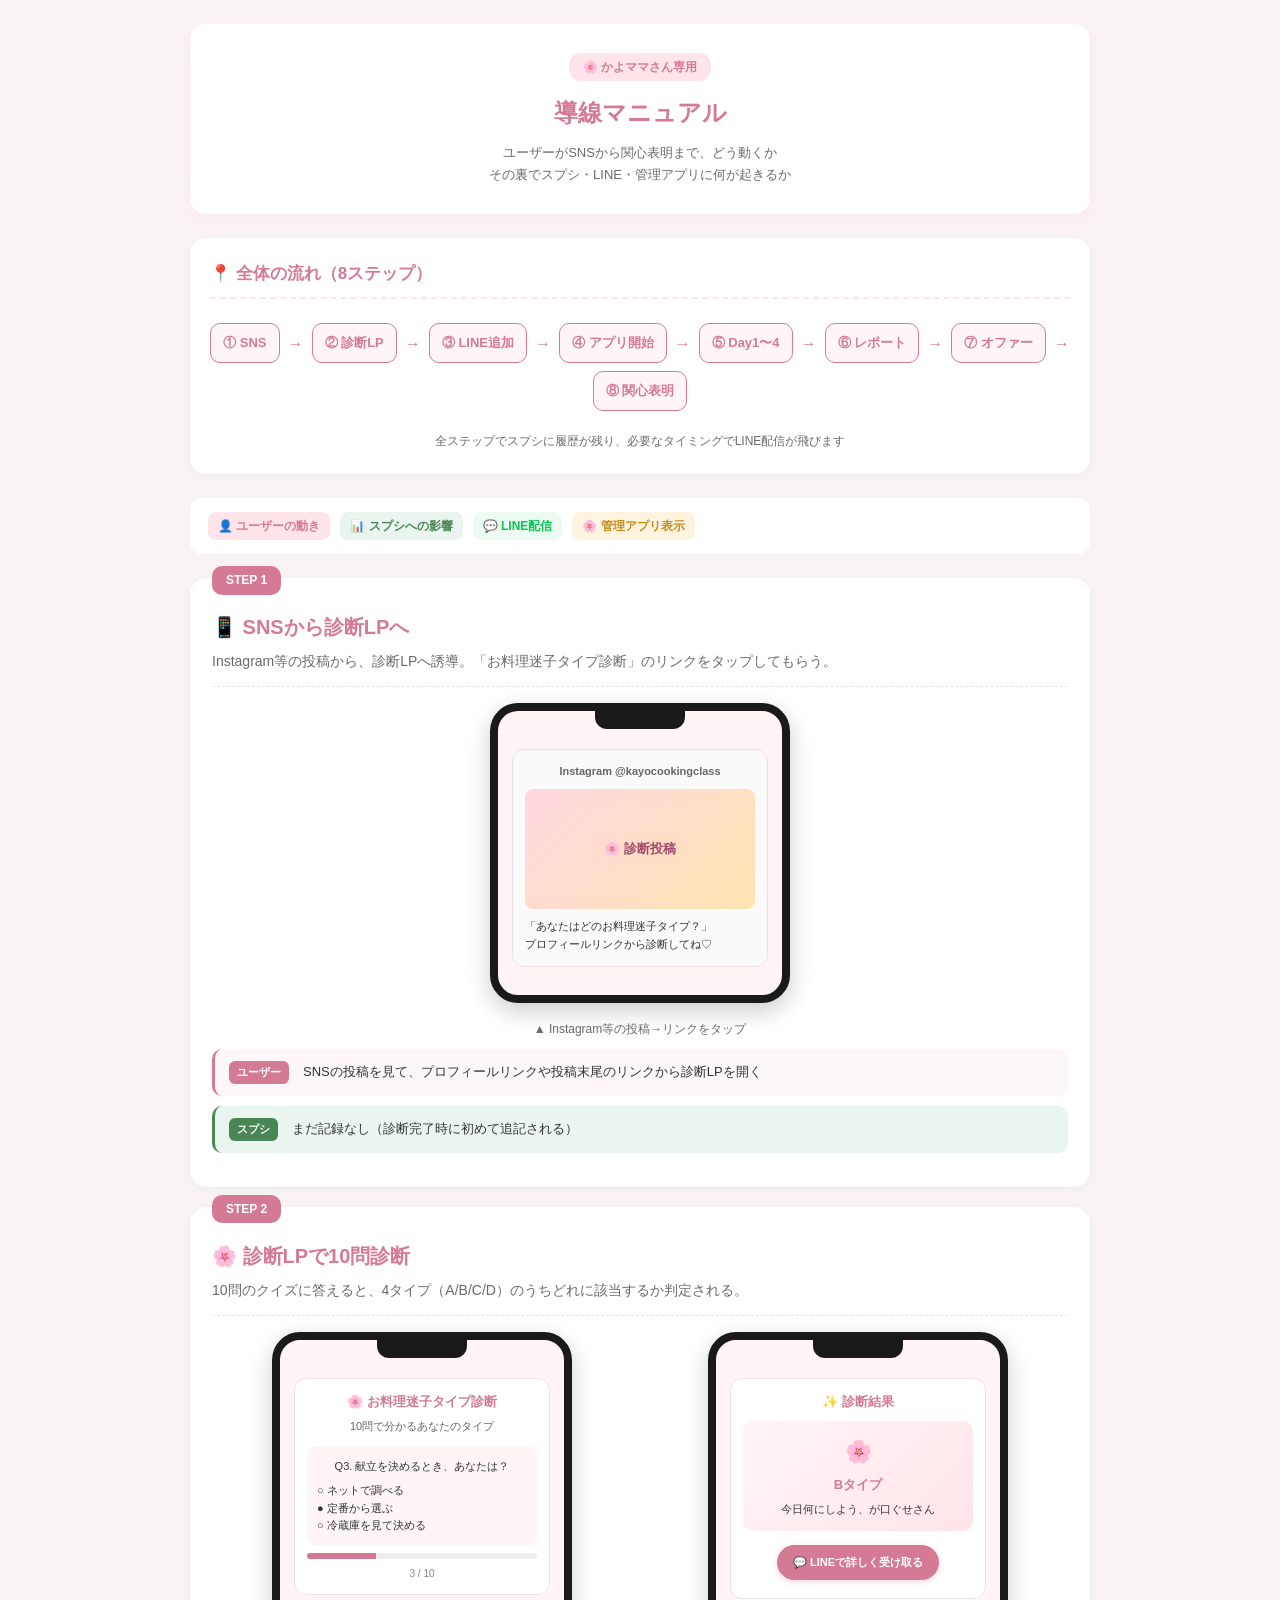
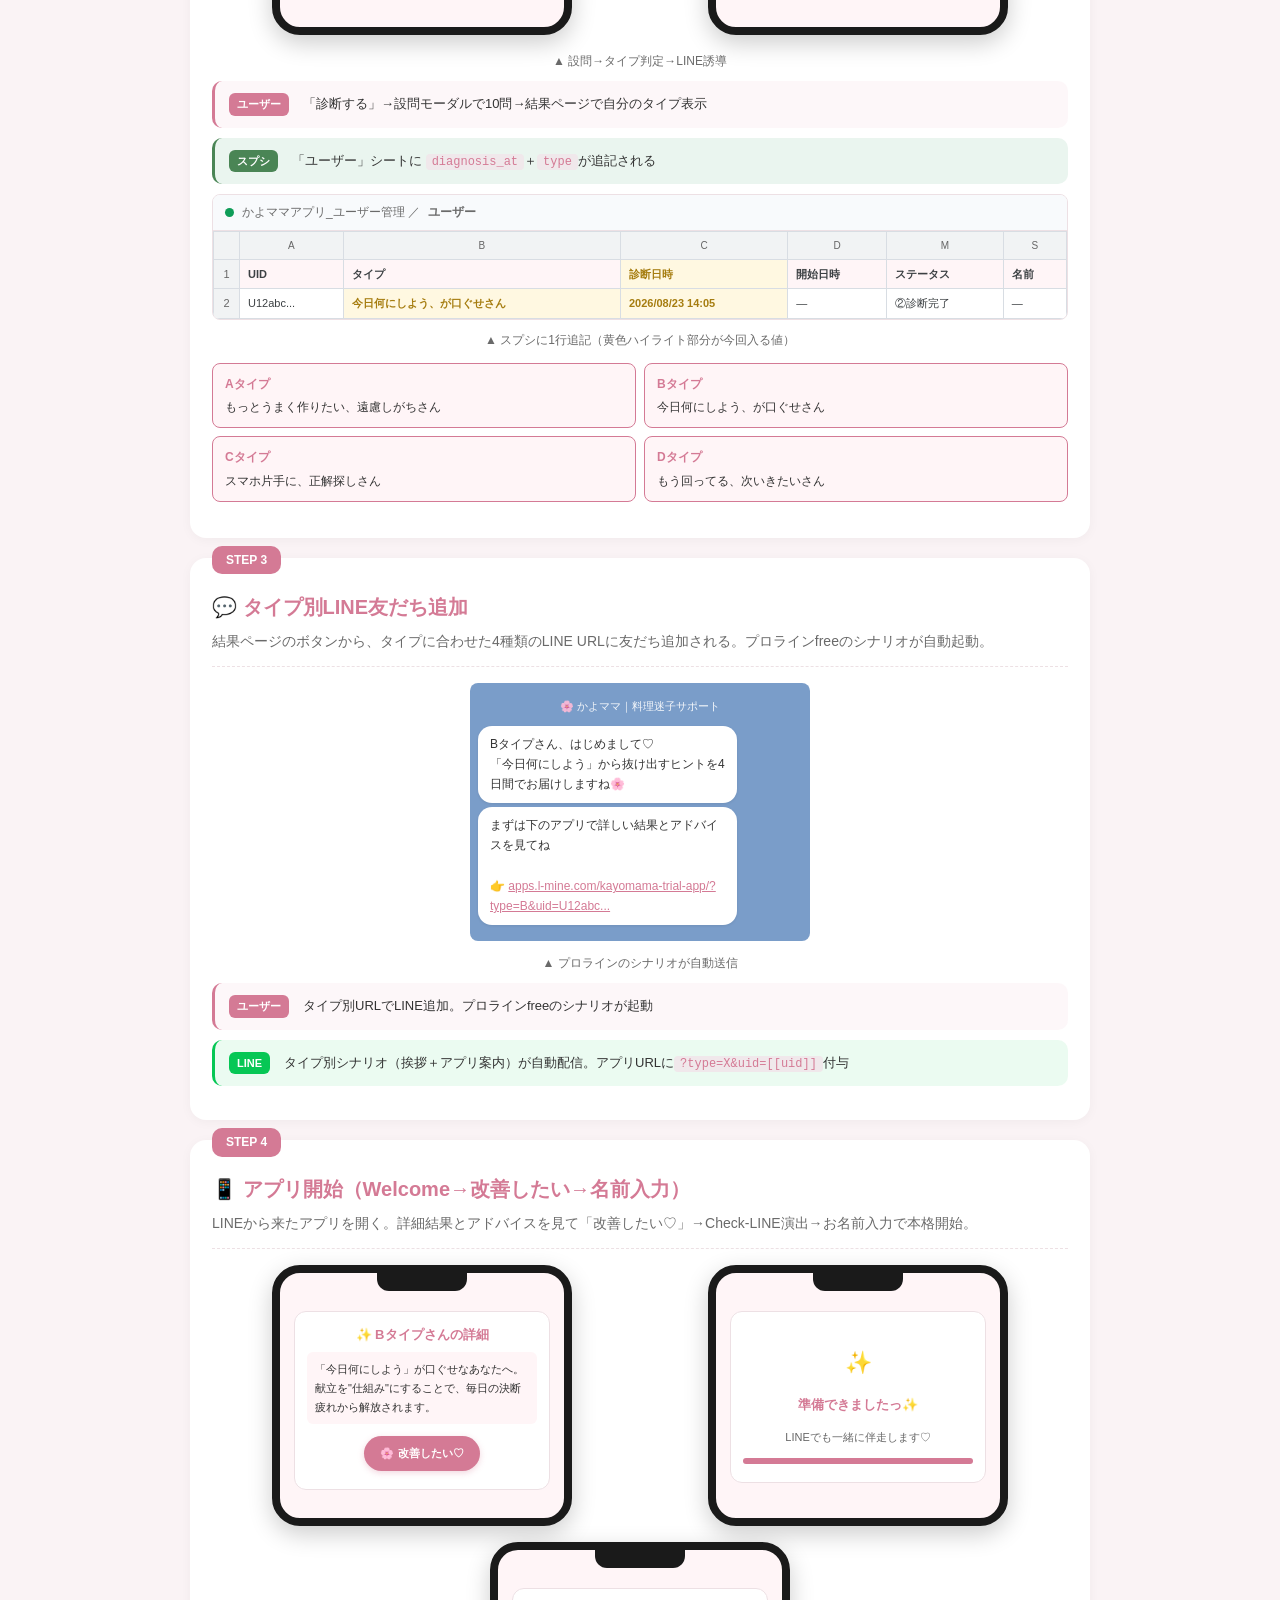
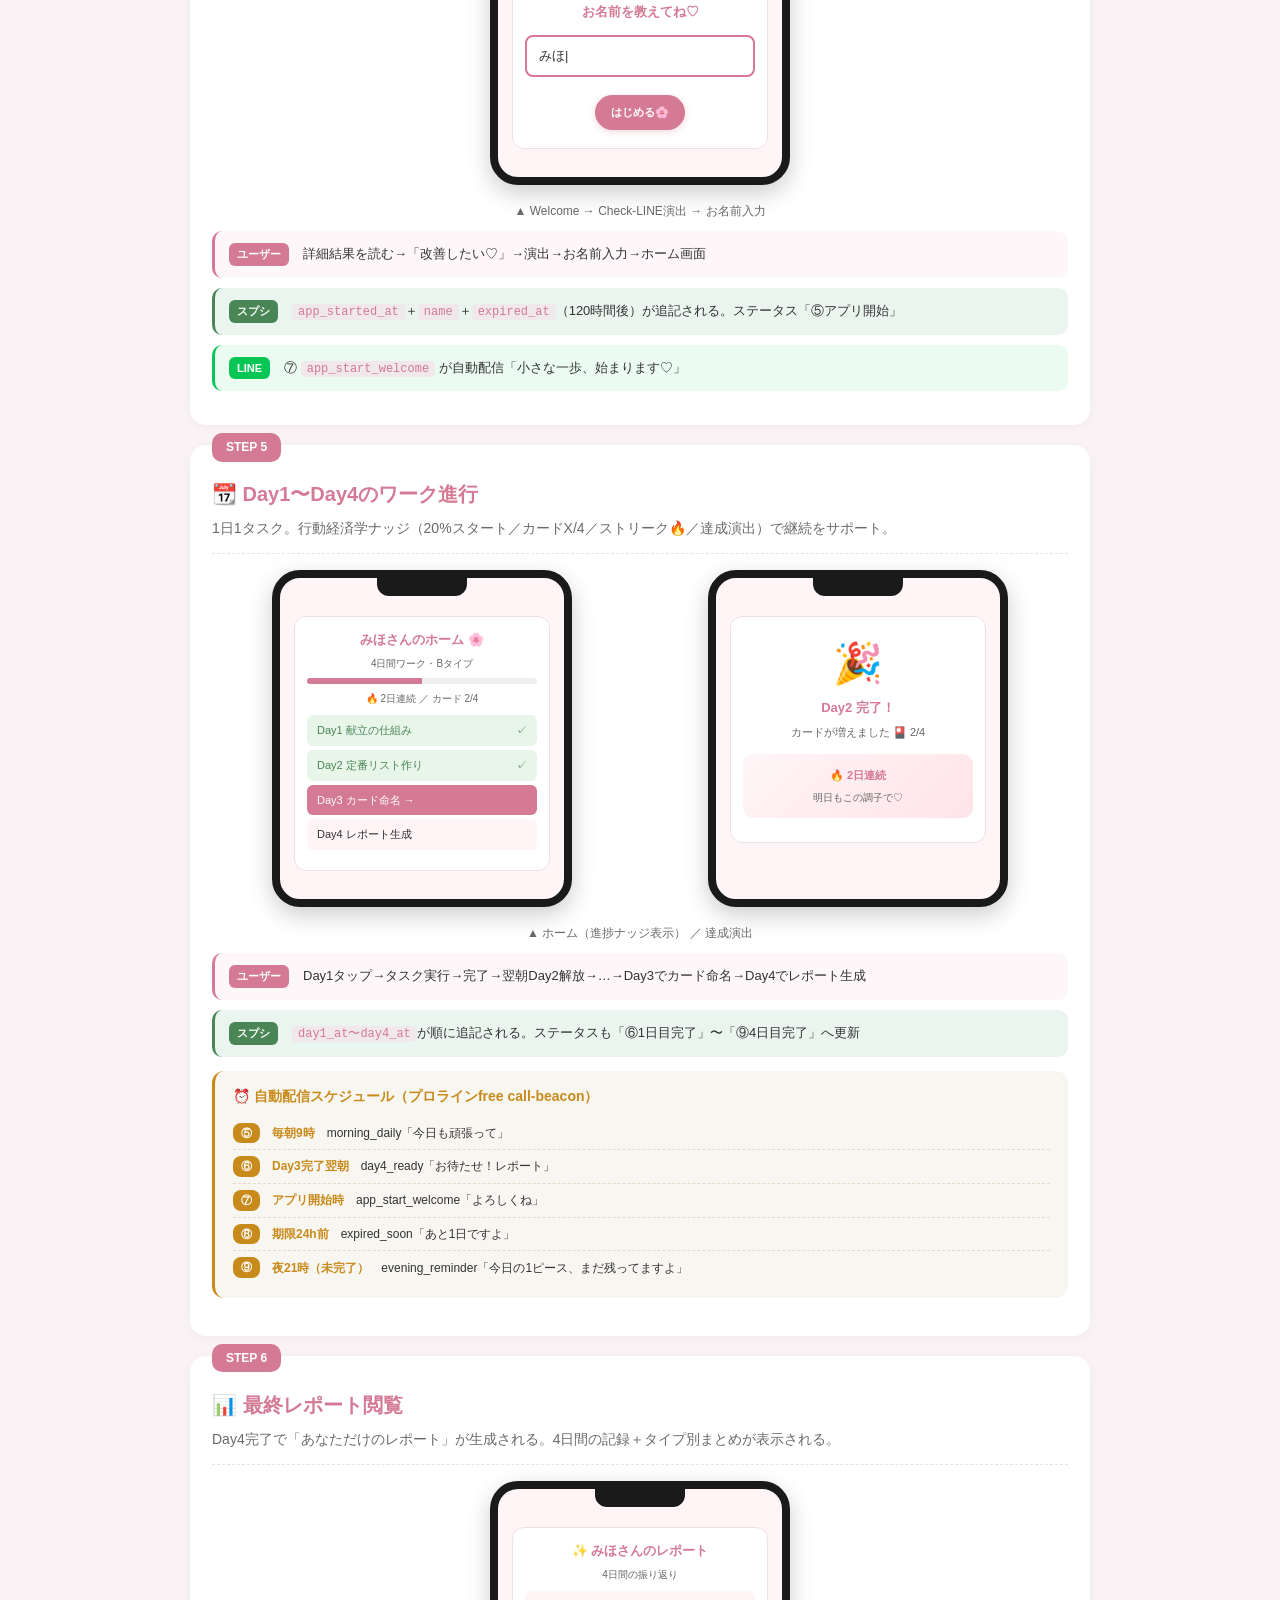
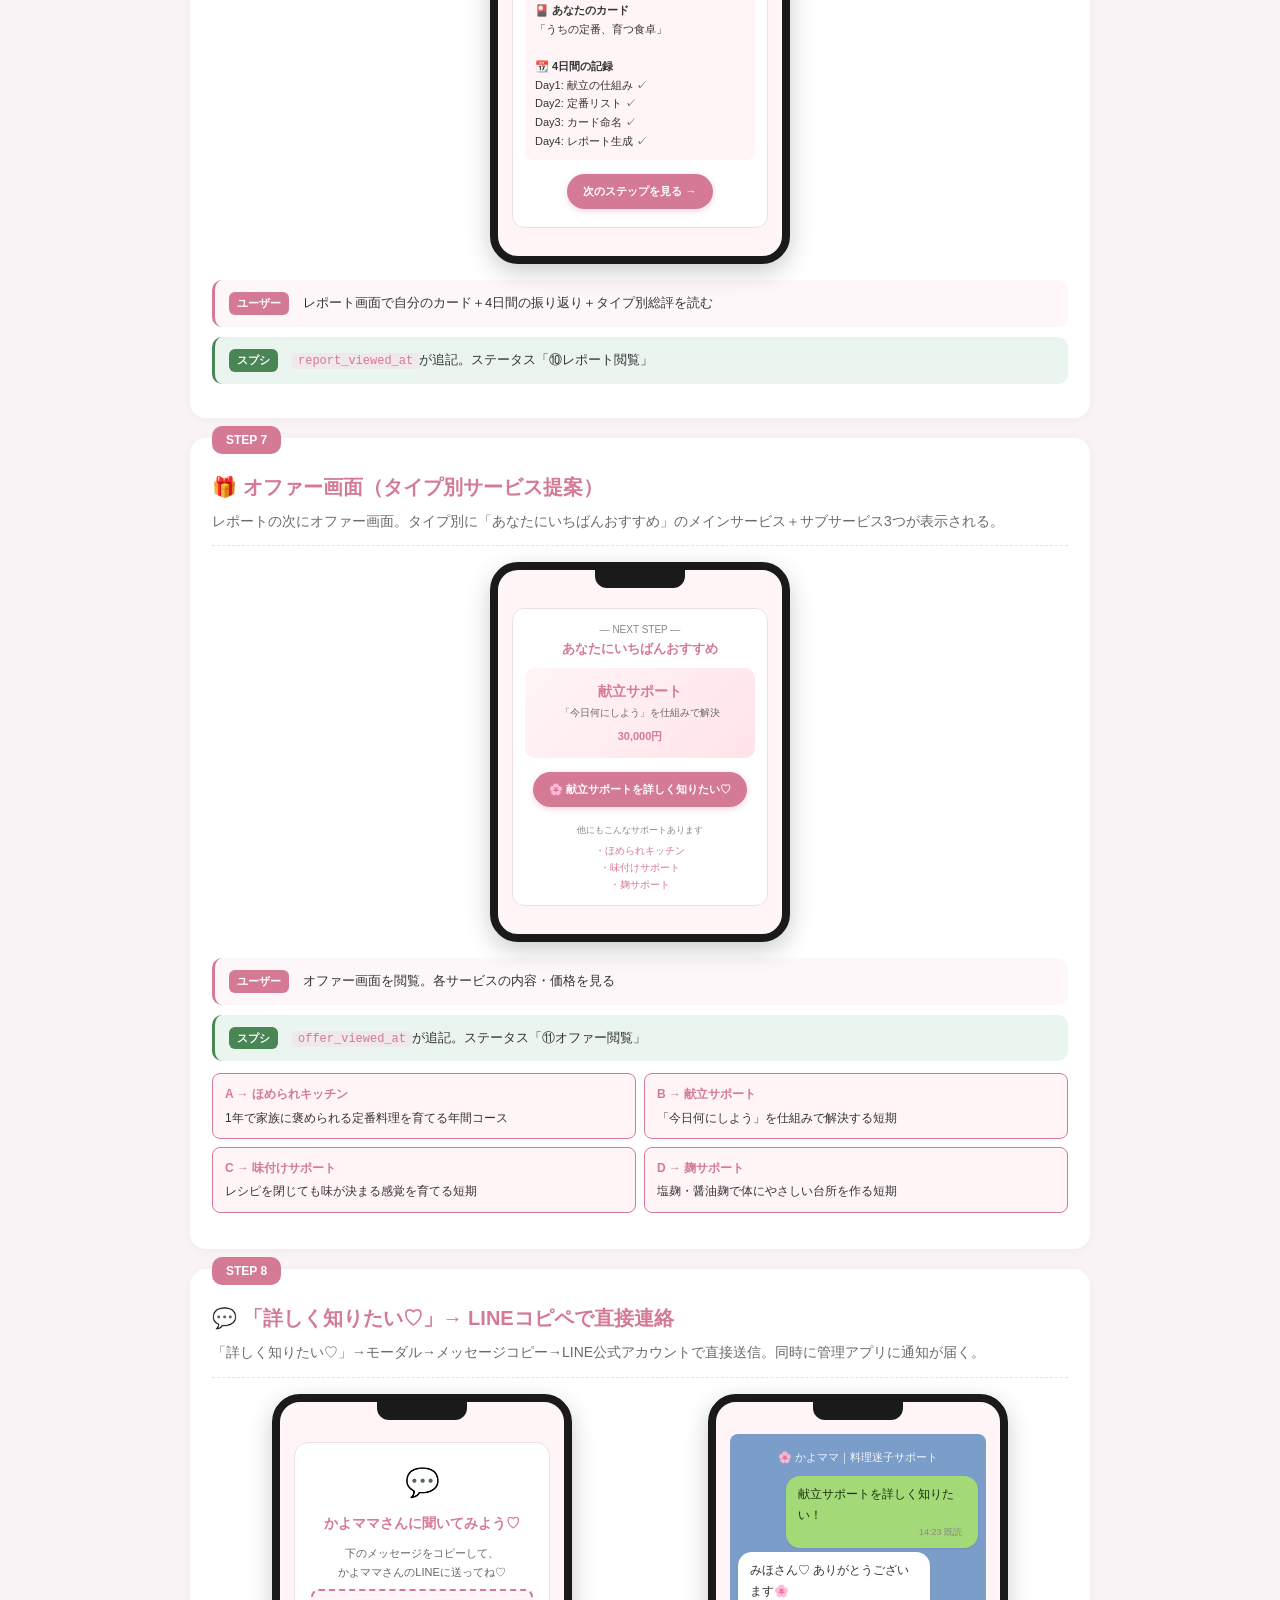
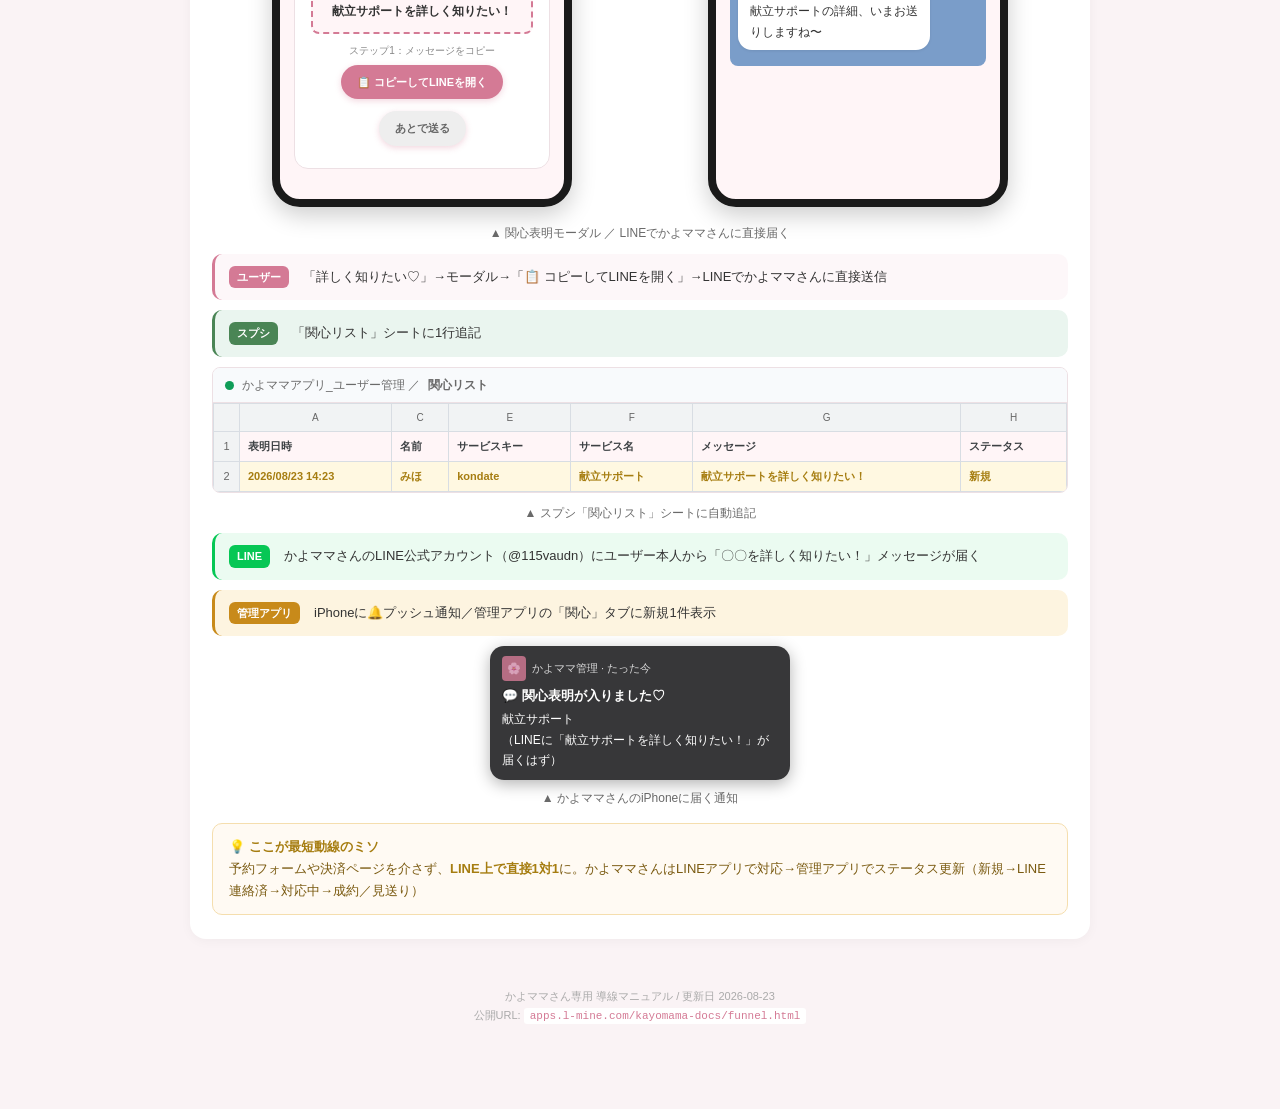
<file: kayomama-docs/funnel.html>
<!DOCTYPE html>
<html lang="ja">
<head>
<meta charset="UTF-8">
<meta name="viewport" content="width=device-width, initial-scale=1.0">
<title>かよママさん｜導線マニュアル</title>
<style>
  :root {
    --pink: #d47a95;
    --pink-soft: #ffe4e9;
    --pink-bg: #fff5f7;
    --line: #06C755;
    --line-soft: rgba(6,199,85,0.08);
    --line-bg: #7a9dc9;
    --sheet-green: #4a8555;
    --sheet-soft: #eaf5ef;
    --admin: #c88a1a;
    --admin-soft: #fdf4e0;
    --ink: #333;
    --ink-soft: #6a6a6a;
    --rule: #ede0e4;
    --grid: #d8dde3;
    --grid-head: #f1f3f4;
    --grid-ink: #3c4043;
  }
  * { box-sizing: border-box; }
  body {
    margin: 0; padding: 24px 12px 60px;
    background: #faf3f5;
    color: var(--ink);
    font-family: -apple-system, BlinkMacSystemFont, "Hiragino Sans", "Yu Gothic", "メイリオ", sans-serif;
    line-height: 1.7;
  }
  .wrap { max-width: 900px; margin: 0 auto; }

  .hdr {
    text-align: center; padding: 28px 20px;
    background: #fff; border-radius: 16px;
    box-shadow: 0 4px 20px rgba(212,122,149,0.08);
    margin-bottom: 24px;
  }
  .hdr .badge {
    display: inline-block; padding: 4px 14px;
    background: var(--pink-soft); color: var(--pink);
    border-radius: 12px; font-size: 12px; font-weight: 700; margin-bottom: 12px;
  }
  .hdr h1 { margin: 0 0 8px; font-size: 24px; color: var(--pink); }
  .hdr p { margin: 0; font-size: 13px; color: var(--ink-soft); }

  .overview {
    background: #fff; border-radius: 16px; padding: 22px 20px;
    margin-bottom: 24px; box-shadow: 0 2px 12px rgba(0,0,0,0.04);
  }
  .overview h2 {
    margin: 0 0 12px; font-size: 17px; color: var(--pink);
    padding-bottom: 8px; border-bottom: 2px dashed var(--pink-soft);
  }
  .overview .flow {
    display: flex; flex-wrap: wrap; gap: 8px; justify-content: center; padding: 12px 0;
  }
  .overview .node {
    padding: 8px 12px; background: var(--pink-bg);
    border: 1.5px solid var(--pink); border-radius: 10px;
    color: var(--pink); font-weight: 700; font-size: 13px;
  }
  .overview .arrow { color: var(--pink); font-weight: 700; align-self: center; }
  .overview .note { font-size: 12px; color: var(--ink-soft); text-align: center; margin: 8px 0 0; }

  .legend {
    display: flex; flex-wrap: wrap; gap: 10px;
    padding: 14px 18px; background: #fff; border-radius: 12px;
    margin-bottom: 24px; font-size: 12px;
  }
  .legend .tag {
    display: inline-flex; align-items: center; gap: 6px;
    padding: 4px 10px; border-radius: 8px; font-weight: 700;
  }
  .tag-user { background: var(--pink-soft); color: var(--pink); }
  .tag-sheet { background: var(--sheet-soft); color: var(--sheet-green); }
  .tag-line { background: var(--line-soft); color: var(--line); }
  .tag-admin { background: var(--admin-soft); color: var(--admin); }

  .step {
    background: #fff; border-radius: 16px; padding: 24px 22px;
    margin-bottom: 20px; box-shadow: 0 2px 12px rgba(0,0,0,0.04);
    position: relative;
  }
  .step-num {
    position: absolute; top: -12px; left: 22px;
    background: var(--pink); color: #fff;
    padding: 4px 14px; border-radius: 10px;
    font-size: 12px; font-weight: 700;
  }
  .step h3 { margin: 8px 0 6px; font-size: 20px; color: var(--pink); }
  .step .lead {
    margin: 0 0 16px; font-size: 14px; color: var(--ink-soft);
    padding-bottom: 12px; border-bottom: 1px dashed var(--rule);
  }

  /* ============ Mock: Phone frame ============ */
  .mock-row { display: flex; flex-wrap: wrap; gap: 16px; justify-content: center; margin: 16px 0; }
  .mock-phone {
    max-width: 300px; width: 100%; margin: 0 auto;
    border: 8px solid #1a1a1a; border-radius: 28px;
    background: var(--pink-bg); padding: 24px 0 18px;
    box-shadow: 0 8px 24px rgba(0,0,0,0.2);
    position: relative; overflow: hidden;
  }
  .mock-phone::before {
    content: ''; position: absolute; top: 0; left: 50%;
    transform: translateX(-50%); width: 90px; height: 18px;
    background: #1a1a1a; border-radius: 0 0 12px 12px;
  }
  .mock-phone-body { padding: 8px 14px 4px; font-size: 13px; }
  .mock-cap {
    text-align: center; font-size: 12px; color: var(--ink-soft);
    margin: 6px 0 0;
  }

  /* ============ Mock: LINE talk ============ */
  .mock-line {
    background: var(--line-bg); padding: 10px 8px 12px;
    border-radius: 8px; min-height: 120px;
  }
  .mock-line-head {
    text-align: center; font-size: 11px; color: #fff;
    padding: 4px 0 6px; opacity: 0.9;
  }
  .mock-line-bubble {
    background: #fff; padding: 8px 12px; border-radius: 14px;
    max-width: 80%; margin: 4px 0; font-size: 12px; color: #333;
    box-shadow: 0 1px 3px rgba(0,0,0,0.08);
  }
  .mock-line-bubble.mine {
    background: #a3d977; margin-left: auto; color: #1a3010;
  }
  .mock-line-time { font-size: 9px; color: #e7f0f8; margin: 0 4px; }

  /* ============ Mock: iPhone notification ============ */
  .mock-notif {
    background: rgba(28,28,30,0.88);
    color: #fff; padding: 10px 12px;
    border-radius: 14px; max-width: 300px; margin: 8px auto;
    font-size: 12px; box-shadow: 0 4px 16px rgba(0,0,0,0.3);
    backdrop-filter: blur(10px);
  }
  .mock-notif .head {
    display: flex; align-items: center; gap: 6px;
    font-size: 11px; opacity: 0.8; margin-bottom: 4px;
  }
  .mock-notif .head::before {
    content: '🌸'; background: var(--pink);
    padding: 3px 5px; border-radius: 4px;
  }
  .mock-notif .title { font-weight: 700; font-size: 13px; margin-bottom: 2px; }

  /* ============ Mock: Google Sheet ============ */
  .mock-sheet {
    border: 1px solid var(--rule); border-radius: 8px;
    background: #fff; overflow: hidden; margin: 10px 0;
  }
  .mock-sheet-bar {
    display: flex; align-items: center; gap: 8px;
    padding: 7px 12px; background: #f8fafc;
    border-bottom: 1px solid var(--rule);
    font-size: 12px; color: var(--ink-soft);
  }
  .mock-sheet-bar::before {
    content: ''; width: 9px; height: 9px; border-radius: 50%;
    background: #0f9d58; flex: none;
  }
  .mock-sheet-scroll { overflow-x: auto; }
  table.grid {
    border-collapse: collapse; width: 100%;
    font-family: Arial, sans-serif; font-size: 11px;
    color: var(--grid-ink); white-space: nowrap;
  }
  table.grid th, table.grid td {
    border: 1px solid var(--grid); padding: 5px 8px; text-align: left;
  }
  table.grid .colh {
    background: var(--grid-head); text-align: center;
    color: #666; font-weight: 400; font-size: 10px;
  }
  table.grid .rowh {
    background: var(--grid-head); text-align: center;
    color: #666; font-weight: 400; width: 26px;
  }
  table.grid .head { background: #fff5f7; font-weight: 700; }
  table.grid .new {
    background: #fff8e1; color: #a67d10; font-weight: 700;
  }
  table.grid .done { background: #e8f5e9; }

  /* ============ Sub sections ============ */
  .sub {
    display: grid; grid-template-columns: auto 1fr; gap: 10px 14px;
    padding: 12px 14px; border-radius: 10px; margin: 10px 0;
    font-size: 13px; align-items: start;
  }
  .sub-user { background: rgba(212,122,149,0.06); border-left: 3px solid var(--pink); }
  .sub-sheet { background: var(--sheet-soft); border-left: 3px solid var(--sheet-green); }
  .sub-line { background: var(--line-soft); border-left: 3px solid var(--line); }
  .sub-admin { background: var(--admin-soft); border-left: 3px solid var(--admin); }
  .sub .label {
    font-weight: 700; padding: 2px 8px; border-radius: 6px;
    font-size: 11px; white-space: nowrap;
  }
  .sub-user .label { background: var(--pink); color: #fff; }
  .sub-sheet .label { background: var(--sheet-green); color: #fff; }
  .sub-line .label { background: var(--line); color: #fff; }
  .sub-admin .label { background: var(--admin); color: #fff; }
  .sub .desc code {
    background: #f0e8eb; padding: 1px 6px; border-radius: 4px;
    font-size: 12px; color: var(--pink); font-family: monospace;
  }

  .tip {
    margin: 14px 0 0; padding: 12px 16px;
    background: #fffaf3; border: 1px solid #f5deae;
    border-radius: 10px; font-size: 13px; color: #7a5a10;
  }
  .tip strong { color: #a67d10; }

  .branch {
    display: grid; grid-template-columns: repeat(2, 1fr);
    gap: 8px; margin: 12px 0;
  }
  .branch .item {
    background: var(--pink-bg); border: 1px solid var(--pink);
    border-radius: 8px; padding: 10px 12px; font-size: 12px;
  }
  .branch .item .t {
    font-weight: 700; color: var(--pink); display: block; margin-bottom: 3px;
  }

  .beacons {
    background: rgba(140,109,31,0.06); padding: 14px 18px;
    border-radius: 12px; border-left: 3px solid var(--admin); margin: 14px 0;
  }
  .beacons h4 { margin: 0 0 8px; font-size: 14px; color: var(--admin); }
  .beacon-row {
    display: grid; grid-template-columns: auto auto 1fr;
    gap: 8px 12px; padding: 6px 0;
    border-top: 1px dashed rgba(140,109,31,0.2);
    font-size: 12px; align-items: center;
  }
  .beacon-row:first-of-type { border-top: none; }
  .beacon-row .idx {
    background: var(--admin); color: #fff;
    padding: 1px 8px; border-radius: 8px; font-weight: 700; font-size: 11px;
  }
  .beacon-row .when {
    color: var(--admin); font-weight: 700; white-space: nowrap;
  }

  /* Mini phone screens */
  .mini-screen {
    background: #fff; border-radius: 12px; padding: 12px;
    border: 1px solid var(--rule); margin: 6px 0;
    text-align: center; font-size: 12px;
  }
  .mini-screen .title {
    font-weight: 700; color: var(--pink); margin-bottom: 4px; font-size: 13px;
  }
  .btn-mock {
    display: inline-block; padding: 8px 16px;
    background: var(--pink); color: #fff;
    border-radius: 20px; font-weight: 700; font-size: 12px;
    margin: 6px 0; box-shadow: 0 2px 6px rgba(212,122,149,0.3);
  }
  .btn-mock.sec { background: #eee; color: #666; }
  .type-card {
    display: grid; grid-template-columns: 1fr 1fr; gap: 6px;
    margin: 8px 0;
  }
  .type-card .tc {
    background: var(--pink-bg); border: 1px solid var(--pink);
    border-radius: 8px; padding: 6px; font-size: 10px; color: var(--pink);
    font-weight: 700;
  }
  .day-list {
    display: flex; flex-direction: column; gap: 4px; margin: 8px 0;
  }
  .day-list .day-item {
    display: flex; justify-content: space-between; align-items: center;
    padding: 6px 10px; background: var(--pink-bg);
    border-radius: 6px; font-size: 11px;
  }
  .day-list .day-item.done { background: #e8f5e9; color: #4a8555; }
  .day-list .day-item.done::after { content: '✓'; }
  .day-list .day-item.now { background: var(--pink); color: #fff; }
  .progress-bar {
    height: 6px; background: #eee; border-radius: 3px;
    margin: 6px 0; overflow: hidden;
  }
  .progress-bar > div {
    height: 100%; background: var(--pink);
  }

  /* Interest modal mock */
  .mock-modal {
    background: #fff; border-radius: 14px; padding: 16px;
    border: 1px solid var(--rule); margin: 8px 0;
    text-align: center;
  }
  .mock-modal .icon { font-size: 28px; }
  .mock-modal .modal-title {
    font-weight: 700; color: var(--pink); margin: 6px 0 8px; font-size: 14px;
  }
  .mock-modal .copy-box {
    background: var(--pink-bg); border: 2px dashed var(--pink);
    padding: 10px; border-radius: 8px;
    font-size: 12px; font-weight: 700; margin: 8px 0;
  }

  .footer {
    text-align: center; padding: 24px 20px;
    color: #aaa; font-size: 11px; margin-top: 24px;
  }
  .footer code {
    background: #fff; padding: 2px 6px; border-radius: 3px; color: var(--pink);
  }
</style>
</head>
<body>
<div class="wrap">

  <div class="hdr">
    <span class="badge">🌸 かよママさん専用</span>
    <h1>導線マニュアル</h1>
    <p>ユーザーがSNSから関心表明まで、どう動くか<br>その裏でスプシ・LINE・管理アプリに何が起きるか</p>
  </div>

  <div class="overview">
    <h2>📍 全体の流れ（8ステップ）</h2>
    <div class="flow">
      <span class="node">① SNS</span><span class="arrow">→</span>
      <span class="node">② 診断LP</span><span class="arrow">→</span>
      <span class="node">③ LINE追加</span><span class="arrow">→</span>
      <span class="node">④ アプリ開始</span><span class="arrow">→</span>
      <span class="node">⑤ Day1〜4</span><span class="arrow">→</span>
      <span class="node">⑥ レポート</span><span class="arrow">→</span>
      <span class="node">⑦ オファー</span><span class="arrow">→</span>
      <span class="node">⑧ 関心表明</span>
    </div>
    <p class="note">全ステップでスプシに履歴が残り、必要なタイミングでLINE配信が飛びます</p>
  </div>

  <div class="legend">
    <span class="tag tag-user">👤 ユーザーの動き</span>
    <span class="tag tag-sheet">📊 スプシへの影響</span>
    <span class="tag tag-line">💬 LINE配信</span>
    <span class="tag tag-admin">🌸 管理アプリ表示</span>
  </div>

  <!-- ============ STEP 1 ============ -->
  <div class="step">
    <span class="step-num">STEP 1</span>
    <h3>📱 SNSから診断LPへ</h3>
    <p class="lead">Instagram等の投稿から、診断LPへ誘導。「お料理迷子タイプ診断」のリンクをタップしてもらう。</p>

    <div class="mock-row">
      <div class="mock-phone">
        <div class="mock-phone-body">
          <div class="mini-screen" style="background:#fafafa;">
            <div style="font-weight:700;font-size:11px;color:#666;">Instagram @kayocookingclass</div>
            <div style="height:120px;background:linear-gradient(135deg,#ffd6e0,#ffe5b0);border-radius:8px;margin:8px 0;display:flex;align-items:center;justify-content:center;color:#a04868;font-weight:700;font-size:13px;">🌸 診断投稿</div>
            <div style="text-align:left;font-size:11px;color:#333;">「あなたはどのお料理迷子タイプ？」<br>プロフィールリンクから診断してね♡</div>
          </div>
        </div>
      </div>
    </div>
    <div class="mock-cap">▲ Instagram等の投稿→リンクをタップ</div>

    <div class="sub sub-user">
      <span class="label">ユーザー</span>
      <div class="desc">SNSの投稿を見て、プロフィールリンクや投稿末尾のリンクから診断LPを開く</div>
    </div>
    <div class="sub sub-sheet">
      <span class="label">スプシ</span>
      <div class="desc">まだ記録なし（診断完了時に初めて追記される）</div>
    </div>
  </div>

  <!-- ============ STEP 2 ============ -->
  <div class="step">
    <span class="step-num">STEP 2</span>
    <h3>🌸 診断LPで10問診断</h3>
    <p class="lead">10問のクイズに答えると、4タイプ（A/B/C/D）のうちどれに該当するか判定される。</p>

    <div class="mock-row">
      <div class="mock-phone">
        <div class="mock-phone-body">
          <div class="mini-screen">
            <div class="title">🌸 お料理迷子タイプ診断</div>
            <div style="font-size:11px;color:#666;">10問で分かるあなたのタイプ</div>
            <div style="margin:12px 0 8px;padding:10px;background:var(--pink-bg);border-radius:8px;font-size:11px;">
              Q3. 献立を決めるとき、あなたは？<br>
              <div style="text-align:left;margin-top:6px;line-height:1.6;">
                ○ ネットで調べる<br>
                ● 定番から選ぶ<br>
                ○ 冷蔵庫を見て決める
              </div>
            </div>
            <div class="progress-bar"><div style="width:30%"></div></div>
            <div style="font-size:10px;color:#888;">3 / 10</div>
          </div>
        </div>
      </div>
      <div class="mock-phone">
        <div class="mock-phone-body">
          <div class="mini-screen">
            <div class="title">✨ 診断結果</div>
            <div style="margin:8px 0;padding:12px;background:linear-gradient(135deg,#fff5f7,#ffe4e9);border-radius:10px;">
              <div style="font-size:22px;">🌸</div>
              <div style="font-weight:700;color:var(--pink);font-size:13px;margin:4px 0;">Bタイプ</div>
              <div style="font-size:11px;">今日何にしよう、が口ぐせさん</div>
            </div>
            <div class="btn-mock" style="font-size:11px;">💬 LINEで詳しく受け取る</div>
          </div>
        </div>
      </div>
    </div>
    <div class="mock-cap">▲ 設問→タイプ判定→LINE誘導</div>

    <div class="sub sub-user">
      <span class="label">ユーザー</span>
      <div class="desc">「診断する」→設問モーダルで10問→結果ページで自分のタイプ表示</div>
    </div>
    <div class="sub sub-sheet">
      <span class="label">スプシ</span>
      <div class="desc">「ユーザー」シートに <code>diagnosis_at</code>＋<code>type</code>が追記される</div>
    </div>

    <div class="mock-sheet">
      <div class="mock-sheet-bar">かよママアプリ_ユーザー管理 ／ <b>ユーザー</b></div>
      <div class="mock-sheet-scroll">
        <table class="grid">
          <tr>
            <th class="colh"></th><th class="colh">A</th><th class="colh">B</th><th class="colh">C</th>
            <th class="colh">D</th><th class="colh">M</th><th class="colh">S</th>
          </tr>
          <tr>
            <td class="rowh">1</td>
            <td class="head">UID</td><td class="head">タイプ</td>
            <td class="head new">診断日時</td><td class="head">開始日時</td>
            <td class="head">ステータス</td><td class="head">名前</td>
          </tr>
          <tr>
            <td class="rowh">2</td>
            <td>U12abc...</td>
            <td class="new">今日何にしよう、が口ぐせさん</td>
            <td class="new">2026/08/23 14:05</td>
            <td>—</td>
            <td>②診断完了</td>
            <td>—</td>
          </tr>
        </table>
      </div>
    </div>
    <div class="mock-cap">▲ スプシに1行追記（黄色ハイライト部分が今回入る値）</div>

    <div class="branch">
      <div class="item"><span class="t">Aタイプ</span>もっとうまく作りたい、遠慮しがちさん</div>
      <div class="item"><span class="t">Bタイプ</span>今日何にしよう、が口ぐせさん</div>
      <div class="item"><span class="t">Cタイプ</span>スマホ片手に、正解探しさん</div>
      <div class="item"><span class="t">Dタイプ</span>もう回ってる、次いきたいさん</div>
    </div>
  </div>

  <!-- ============ STEP 3 ============ -->
  <div class="step">
    <span class="step-num">STEP 3</span>
    <h3>💬 タイプ別LINE友だち追加</h3>
    <p class="lead">結果ページのボタンから、タイプに合わせた4種類のLINE URLに友だち追加される。プロラインfreeのシナリオが自動起動。</p>

    <div class="mock-line" style="max-width:340px;margin:12px auto;">
      <div class="mock-line-head">🌸 かよママ｜料理迷子サポート</div>
      <div class="mock-line-bubble">
        Bタイプさん、はじめまして♡<br>
        「今日何にしよう」から抜け出すヒントを4日間でお届けしますね🌸
      </div>
      <div class="mock-line-bubble">
        まずは下のアプリで詳しい結果とアドバイスを見てね<br><br>
        👉 <span style="color:var(--pink);text-decoration:underline;">apps.l-mine.com/kayomama-trial-app/?type=B&uid=U12abc...</span>
      </div>
    </div>
    <div class="mock-cap">▲ プロラインのシナリオが自動送信</div>

    <div class="sub sub-user">
      <span class="label">ユーザー</span>
      <div class="desc">タイプ別URLでLINE追加。プロラインfreeのシナリオが起動</div>
    </div>
    <div class="sub sub-line">
      <span class="label">LINE</span>
      <div class="desc">タイプ別シナリオ（挨拶＋アプリ案内）が自動配信。アプリURLに<code>?type=X&uid=[[uid]]</code>付与</div>
    </div>
  </div>

  <!-- ============ STEP 4 ============ -->
  <div class="step">
    <span class="step-num">STEP 4</span>
    <h3>📱 アプリ開始（Welcome→改善したい→名前入力）</h3>
    <p class="lead">LINEから来たアプリを開く。詳細結果とアドバイスを見て「改善したい♡」→Check-LINE演出→お名前入力で本格開始。</p>

    <div class="mock-row">
      <div class="mock-phone">
        <div class="mock-phone-body">
          <div class="mini-screen">
            <div class="title">✨ Bタイプさんの詳細</div>
            <div style="padding:8px;background:var(--pink-bg);border-radius:6px;text-align:left;font-size:11px;margin:6px 0;">
              「今日何にしよう」が口ぐせなあなたへ。<br>
              献立を"仕組み"にすることで、毎日の決断疲れから解放されます。
            </div>
            <div class="btn-mock" style="font-size:11px;">🌸 改善したい♡</div>
          </div>
        </div>
      </div>
      <div class="mock-phone">
        <div class="mock-phone-body">
          <div class="mini-screen">
            <div style="font-size:22px;margin:20px 0 12px;">✨</div>
            <div class="title">準備できましたっ✨</div>
            <div style="font-size:11px;color:#666;margin:12px 0;">
              LINEでも一緒に伴走します♡
            </div>
            <div class="progress-bar"><div style="width:100%"></div></div>
          </div>
        </div>
      </div>
      <div class="mock-phone">
        <div class="mock-phone-body">
          <div class="mini-screen">
            <div class="title">お名前を教えてね♡</div>
            <div style="padding:8px 12px;background:#fff;border:2px solid var(--pink);border-radius:8px;margin:12px 0;font-size:13px;text-align:left;">
              みほ<span style="animation:blink 1s infinite;">|</span>
            </div>
            <div class="btn-mock" style="font-size:11px;">はじめる🌸</div>
          </div>
        </div>
      </div>
    </div>
    <div class="mock-cap">▲ Welcome → Check-LINE演出 → お名前入力</div>

    <div class="sub sub-user">
      <span class="label">ユーザー</span>
      <div class="desc">詳細結果を読む→「改善したい♡」→演出→お名前入力→ホーム画面</div>
    </div>
    <div class="sub sub-sheet">
      <span class="label">スプシ</span>
      <div class="desc"><code>app_started_at</code>＋<code>name</code>＋<code>expired_at</code>（120時間後）が追記される。ステータス「⑤アプリ開始」</div>
    </div>
    <div class="sub sub-line">
      <span class="label">LINE</span>
      <div class="desc">⑦ <code>app_start_welcome</code> が自動配信「小さな一歩、始まります♡」</div>
    </div>
  </div>

  <!-- ============ STEP 5 ============ -->
  <div class="step">
    <span class="step-num">STEP 5</span>
    <h3>📆 Day1〜Day4のワーク進行</h3>
    <p class="lead">1日1タスク。行動経済学ナッジ（20%スタート／カードX/4／ストリーク🔥／達成演出）で継続をサポート。</p>

    <div class="mock-row">
      <div class="mock-phone">
        <div class="mock-phone-body">
          <div class="mini-screen">
            <div class="title">みほさんのホーム 🌸</div>
            <div style="font-size:10px;color:#666;">4日間ワーク・Bタイプ</div>
            <div class="progress-bar"><div style="width:50%"></div></div>
            <div style="font-size:10px;color:#666;margin-bottom:6px;">🔥 2日連続 ／ カード 2/4</div>
            <div class="day-list">
              <div class="day-item done">Day1 献立の仕組み</div>
              <div class="day-item done">Day2 定番リスト作り</div>
              <div class="day-item now">Day3 カード命名 →</div>
              <div class="day-item">Day4 レポート生成</div>
            </div>
          </div>
        </div>
      </div>
      <div class="mock-phone">
        <div class="mock-phone-body">
          <div class="mini-screen">
            <div style="font-size:40px;animation:none;">🎉</div>
            <div class="title">Day2 完了！</div>
            <div style="font-size:11px;color:#666;">カードが増えました 🎴 2/4</div>
            <div style="margin:12px 0;padding:12px;background:linear-gradient(135deg,#fff5f7,#ffe4e9);border-radius:10px;">
              <div style="font-size:11px;color:var(--pink);font-weight:700;">🔥 2日連続</div>
              <div style="font-size:10px;color:#666;margin-top:4px;">明日もこの調子で♡</div>
            </div>
          </div>
        </div>
      </div>
    </div>
    <div class="mock-cap">▲ ホーム（進捗ナッジ表示） ／ 達成演出</div>

    <div class="sub sub-user">
      <span class="label">ユーザー</span>
      <div class="desc">Day1タップ→タスク実行→完了→翌朝Day2解放→…→Day3でカード命名→Day4でレポート生成</div>
    </div>
    <div class="sub sub-sheet">
      <span class="label">スプシ</span>
      <div class="desc"><code>day1_at〜day4_at</code>が順に追記される。ステータスも「⑥1日目完了」〜「⑨4日目完了」へ更新</div>
    </div>

    <div class="beacons">
      <h4>⏰ 自動配信スケジュール（プロラインfree call-beacon）</h4>
      <div class="beacon-row"><span class="idx">⑤</span><span class="when">毎朝9時</span><span>morning_daily「今日も頑張って」</span></div>
      <div class="beacon-row"><span class="idx">⑥</span><span class="when">Day3完了翌朝</span><span>day4_ready「お待たせ！レポート」</span></div>
      <div class="beacon-row"><span class="idx">⑦</span><span class="when">アプリ開始時</span><span>app_start_welcome「よろしくね」</span></div>
      <div class="beacon-row"><span class="idx">⑧</span><span class="when">期限24h前</span><span>expired_soon「あと1日ですよ」</span></div>
      <div class="beacon-row"><span class="idx">⑨</span><span class="when">夜21時（未完了）</span><span>evening_reminder「今日の1ピース、まだ残ってますよ」</span></div>
    </div>
  </div>

  <!-- ============ STEP 6 ============ -->
  <div class="step">
    <span class="step-num">STEP 6</span>
    <h3>📊 最終レポート閲覧</h3>
    <p class="lead">Day4完了で「あなただけのレポート」が生成される。4日間の記録＋タイプ別まとめが表示される。</p>

    <div class="mock-row">
      <div class="mock-phone">
        <div class="mock-phone-body">
          <div class="mini-screen">
            <div class="title">✨ みほさんのレポート</div>
            <div style="font-size:10px;color:#666;">4日間の振り返り</div>
            <div style="margin:8px 0;padding:10px;background:#fff5f7;border-radius:8px;font-size:11px;text-align:left;">
              🎴 <strong>あなたのカード</strong><br>
              「うちの定番、育つ食卓」<br>
              <br>
              📆 <strong>4日間の記録</strong><br>
              Day1: 献立の仕組み ✓<br>
              Day2: 定番リスト ✓<br>
              Day3: カード命名 ✓<br>
              Day4: レポート生成 ✓
            </div>
            <div class="btn-mock" style="font-size:11px;">次のステップを見る →</div>
          </div>
        </div>
      </div>
    </div>

    <div class="sub sub-user">
      <span class="label">ユーザー</span>
      <div class="desc">レポート画面で自分のカード＋4日間の振り返り＋タイプ別総評を読む</div>
    </div>
    <div class="sub sub-sheet">
      <span class="label">スプシ</span>
      <div class="desc"><code>report_viewed_at</code>が追記。ステータス「⑩レポート閲覧」</div>
    </div>
  </div>

  <!-- ============ STEP 7 ============ -->
  <div class="step">
    <span class="step-num">STEP 7</span>
    <h3>🎁 オファー画面（タイプ別サービス提案）</h3>
    <p class="lead">レポートの次にオファー画面。タイプ別に「あなたにいちばんおすすめ」のメインサービス＋サブサービス3つが表示される。</p>

    <div class="mock-row">
      <div class="mock-phone">
        <div class="mock-phone-body">
          <div class="mini-screen">
            <div style="font-size:10px;color:#888;">— NEXT STEP —</div>
            <div class="title">あなたにいちばんおすすめ</div>
            <div style="margin:8px 0;padding:12px;background:linear-gradient(135deg,#fff5f7,#ffe4e9);border-radius:10px;">
              <div style="font-weight:700;color:var(--pink);font-size:14px;">献立サポート</div>
              <div style="font-size:10px;color:#666;">「今日何にしよう」を仕組みで解決</div>
              <div style="font-size:11px;color:var(--pink);font-weight:700;margin-top:6px;">30,000円</div>
            </div>
            <div class="btn-mock" style="font-size:11px;">🌸 献立サポートを詳しく知りたい♡</div>
            <div style="font-size:9px;color:#888;margin-top:10px;">他にもこんなサポートあります</div>
            <div style="font-size:10px;color:var(--pink);margin-top:4px;">・ほめられキッチン<br>・味付けサポート<br>・麹サポート</div>
          </div>
        </div>
      </div>
    </div>

    <div class="sub sub-user">
      <span class="label">ユーザー</span>
      <div class="desc">オファー画面を閲覧。各サービスの内容・価格を見る</div>
    </div>
    <div class="sub sub-sheet">
      <span class="label">スプシ</span>
      <div class="desc"><code>offer_viewed_at</code>が追記。ステータス「⑪オファー閲覧」</div>
    </div>

    <div class="branch">
      <div class="item"><span class="t">A → ほめられキッチン</span>1年で家族に褒められる定番料理を育てる年間コース</div>
      <div class="item"><span class="t">B → 献立サポート</span>「今日何にしよう」を仕組みで解決する短期</div>
      <div class="item"><span class="t">C → 味付けサポート</span>レシピを閉じても味が決まる感覚を育てる短期</div>
      <div class="item"><span class="t">D → 麹サポート</span>塩麹・醤油麹で体にやさしい台所を作る短期</div>
    </div>
  </div>

  <!-- ============ STEP 8 ============ -->
  <div class="step">
    <span class="step-num">STEP 8</span>
    <h3>💬 「詳しく知りたい♡」→ LINEコピペで直接連絡</h3>
    <p class="lead">「詳しく知りたい♡」→モーダル→メッセージコピー→LINE公式アカウントで直接送信。同時に管理アプリに通知が届く。</p>

    <div class="mock-row">
      <div class="mock-phone">
        <div class="mock-phone-body">
          <div class="mock-modal">
            <div class="icon">💬</div>
            <div class="modal-title">かよママさんに聞いてみよう♡</div>
            <div style="font-size:11px;color:#666;">下のメッセージをコピーして、<br>かよママさんのLINEに送ってね♡</div>
            <div class="copy-box">献立サポートを詳しく知りたい！</div>
            <div style="font-size:10px;color:#888;">ステップ1：メッセージをコピー</div>
            <div class="btn-mock" style="font-size:11px;">📋 コピーしてLINEを開く</div>
            <div class="btn-mock sec" style="font-size:11px;">あとで送る</div>
          </div>
        </div>
      </div>
      <div class="mock-phone">
        <div class="mock-phone-body">
          <div class="mock-line">
            <div class="mock-line-head">🌸 かよママ｜料理迷子サポート</div>
            <div class="mock-line-bubble mine">
              献立サポートを詳しく知りたい！
              <div class="mock-line-time" style="text-align:right;color:#888;">14:23 既読</div>
            </div>
            <div class="mock-line-bubble">
              みほさん♡ ありがとうございます🌸<br>
              献立サポートの詳細、いまお送りしますね〜
            </div>
          </div>
        </div>
      </div>
    </div>
    <div class="mock-cap">▲ 関心表明モーダル ／ LINEでかよママさんに直接届く</div>

    <div class="sub sub-user">
      <span class="label">ユーザー</span>
      <div class="desc">「詳しく知りたい♡」→モーダル→「📋 コピーしてLINEを開く」→LINEでかよママさんに直接送信</div>
    </div>
    <div class="sub sub-sheet">
      <span class="label">スプシ</span>
      <div class="desc">「関心リスト」シートに1行追記</div>
    </div>

    <div class="mock-sheet">
      <div class="mock-sheet-bar">かよママアプリ_ユーザー管理 ／ <b>関心リスト</b></div>
      <div class="mock-sheet-scroll">
        <table class="grid">
          <tr>
            <th class="colh"></th><th class="colh">A</th><th class="colh">C</th><th class="colh">E</th>
            <th class="colh">F</th><th class="colh">G</th><th class="colh">H</th>
          </tr>
          <tr>
            <td class="rowh">1</td>
            <td class="head">表明日時</td><td class="head">名前</td>
            <td class="head">サービスキー</td><td class="head">サービス名</td>
            <td class="head">メッセージ</td><td class="head">ステータス</td>
          </tr>
          <tr>
            <td class="rowh">2</td>
            <td class="new">2026/08/23 14:23</td>
            <td class="new">みほ</td>
            <td class="new">kondate</td>
            <td class="new">献立サポート</td>
            <td class="new">献立サポートを詳しく知りたい！</td>
            <td class="new">新規</td>
          </tr>
        </table>
      </div>
    </div>
    <div class="mock-cap">▲ スプシ「関心リスト」シートに自動追記</div>

    <div class="sub sub-line">
      <span class="label">LINE</span>
      <div class="desc">かよママさんのLINE公式アカウント（@115vaudn）にユーザー本人から「〇〇を詳しく知りたい！」メッセージが届く</div>
    </div>
    <div class="sub sub-admin">
      <span class="label">管理アプリ</span>
      <div class="desc">iPhoneに🔔プッシュ通知／管理アプリの「関心」タブに新規1件表示</div>
    </div>

    <div class="mock-notif">
      <div class="head">かよママ管理 · たった今</div>
      <div class="title">💬 関心表明が入りました♡</div>
      <div>献立サポート<br>（LINEに「献立サポートを詳しく知りたい！」が届くはず）</div>
    </div>
    <div class="mock-cap">▲ かよママさんのiPhoneに届く通知</div>

    <div class="tip">
      💡 <strong>ここが最短動線のミソ</strong><br>
      予約フォームや決済ページを介さず、<strong>LINE上で直接1対1</strong>に。かよママさんはLINEアプリで対応→管理アプリでステータス更新（新規→LINE連絡済→対応中→成約／見送り）
    </div>
  </div>

  <div class="footer">
    かよママさん専用 導線マニュアル / 更新日 2026-08-23<br>
    公開URL: <code>apps.l-mine.com/kayomama-docs/funnel.html</code>
  </div>

</div>
<style>@keyframes blink{0%,100%{opacity:1}50%{opacity:0}}</style>
</body>
</html>
</file>
<file: kayomama-trial-app/styles.css>
/* ============================================================
 * かよママさん「あなたの台所を軽くする4日間」
 * styles.css — スマホ実機ファースト
 * ============================================================
 * 想定利用者：99.9% スマホ。iPhone SE(375) 〜 iPhone Pro Max(430)
 * を主軸に、Android(360〜412) を含めて最適化。
 * ・input系フォントは16px以上（iOS拡大防止）
 * ・100dvh + safe-area 対応
 * ・タップ領域 52px 以上
 * ・行間・余白は片手読みの快適さに合わせて調整
 * ============================================================ */

:root {
  --bg: #FAF4EB;
  --bg-light: #FFF8EC;
  --card: #FFFDF7;
  --terracotta: #B86E55;
  --terracotta-light: #D4856A;
  --terracotta-soft: rgba(212, 133, 106, 0.15);
  --gold: #B69253;
  --gold-soft: rgba(182, 146, 83, 0.15);
  --text: #4A3829;
  --heading: #3D2C1F;
  --muted: #6B5644;
  --border: rgba(182, 146, 83, 0.28);
  --border-strong: rgba(182, 146, 83, 0.55);
  --divider: rgba(178, 141, 98, 0.20);

  --serif: 'Hiragino Mincho ProN', 'Hiragino Mincho Pro', 'Yu Mincho', 'YuMincho', 'Noto Serif JP', 'Times New Roman', serif;
  --sans: -apple-system, BlinkMacSystemFont, 'Hiragino Sans', 'Hiragino Kaku Gothic ProN', 'Yu Gothic', 'Meiryo', system-ui, sans-serif;

  --radius-sm: 10px;
  --radius-md: 14px;
  --radius-lg: 22px;
  --radius-pill: 999px;

  --shadow-sm: 0 2px 10px rgba(74, 56, 41, 0.05);
  --shadow-md: 0 4px 16px rgba(74, 56, 41, 0.08);
  --shadow-lg: 0 8px 24px rgba(74, 56, 41, 0.10);

  /* safe-area */
  --safe-top: env(safe-area-inset-top);
  --safe-bottom: env(safe-area-inset-bottom);
  --safe-left: env(safe-area-inset-left);
  --safe-right: env(safe-area-inset-right);
}

* {
  box-sizing: border-box;
  margin: 0;
  padding: 0;
  -webkit-tap-highlight-color: transparent; /* タップ時の青ハイライト消し */
}

html {
  -webkit-text-size-adjust: 100%;
  text-size-adjust: 100%;
  overflow-x: hidden;                /* 横スクロール完全禁止 */
  overscroll-behavior-y: none;       /* iOSバウンス抑制 */
}

body {
  margin: 0;
  background-color: var(--bg);
  background-image: url('assets/img/bg-app-organic-wash.jpg');
  background-size: cover;
  background-position: center top;
  background-attachment: fixed;
  color: var(--text);
  font-family: var(--sans);
  line-height: 1.8;
  font-size: 16px;                    /* iOS拡大防止のため16px以上 */
  letter-spacing: 0.03em;
  -webkit-font-smoothing: antialiased;
  -moz-osx-font-smoothing: grayscale;
  overflow-x: hidden;
  min-height: 100vh;                  /* fallback */
  min-height: 100dvh;                 /* モバイル対応 */
  touch-action: manipulation;         /* double-tap zoom 遅延解除 */
}

.serif { font-family: var(--serif); font-weight: 500; }

/* ============= App container ============= */
.app {
  max-width: 480px;
  margin: 0 auto;
  min-height: 100vh;
  min-height: 100dvh;
  background: rgba(250, 244, 235, 0.93);
  position: relative;
  padding-left: var(--safe-left);
  padding-right: var(--safe-right);
}

.welcome-visual {
  display: block;
  width: 100%;
  height: auto;
  max-height: 230px;
  object-fit: cover;
  border-radius: var(--radius-lg);
  box-shadow: var(--shadow-sm);
  margin-bottom: 24px;
}

.screen-home-visual::before {
  content: '';
  display: block;
  height: 104px;
  margin: -4px 0 18px;
  border-radius: var(--radius-lg);
  background: url('assets/img/bg-app-soft-table.jpg') center / cover no-repeat;
  opacity: 0.78;
}

.report-visual {
  display: block;
  width: 112px;
  height: 112px;
  object-fit: contain;
  margin: 0 auto 8px;
}

@media (prefers-reduced-data: reduce) {
  body { background-image: none; }
  .screen-home-visual::before { background-image: none; background-color: var(--bg-light); }
}

/* ============= Screens ============= */
.screen {
  display: none;
  padding: calc(28px + var(--safe-top)) 20px calc(60px + var(--safe-bottom));
  animation: fadeIn 0.32s ease;
}
.screen.active { display: block; }
@keyframes fadeIn {
  from { opacity: 0; transform: translateY(6px); }
  to   { opacity: 1; transform: translateY(0); }
}

/* ============= Common headings ============= */
.eyebrow {
  font-size: 10.5px;
  letter-spacing: 0.35em;
  color: var(--terracotta);
  text-align: center;
  margin-bottom: 14px;
  font-weight: 500;
  font-family: var(--serif);
}
.page-title {
  font-family: var(--serif);
  font-size: 21px;
  line-height: 1.7;
  letter-spacing: 0.06em;
  color: var(--heading);
  text-align: center;
  margin-bottom: 22px;
  font-weight: 500;
}
.page-body {
  font-family: var(--serif);
  font-size: 15px;
  color: var(--text);
  line-height: 1.95;
  letter-spacing: 0.05em;
  white-space: pre-line;
}
.divider {
  width: 32px;
  height: 1px;
  background: var(--gold);
  margin: 0 auto 22px;
  opacity: 0.55;
  border: none;
}

/* ============= Cards ============= */
.card {
  background: var(--card);
  border: 1px solid var(--border);
  border-radius: var(--radius-md);
  padding: 20px 18px;
  box-shadow: var(--shadow-sm);
  margin-bottom: 14px;
}
.card.card-lg {
  padding: 26px 20px;
  border-radius: var(--radius-lg);
  box-shadow: var(--shadow-md);
}
.card.card-primary {
  background: linear-gradient(180deg, #FFF9EB 0%, #FFFDF7 100%);
  border-color: var(--border-strong);
  box-shadow: var(--shadow-lg);
}

/* ============= Buttons ============= */
.btn {
  display: inline-block;
  padding: 15px 28px;
  border: none;
  border-radius: var(--radius-pill);
  font-family: var(--serif);
  font-size: 16px;                    /* iOSズーム防止 */
  cursor: pointer;
  letter-spacing: 0.1em;
  text-align: center;
  text-decoration: none;
  transition: transform 0.15s, background 0.2s, color 0.2s;
  -webkit-appearance: none;
  appearance: none;
  min-height: 52px;                   /* 指で確実にタップできるサイズ */
  touch-action: manipulation;
}
.btn-primary {
  background: linear-gradient(135deg, var(--terracotta-light) 0%, var(--terracotta) 100%);
  color: #FFFFFF;
  box-shadow: 0 6px 16px rgba(212, 133, 106, 0.28);
}
.btn-secondary {
  background: #FFFFFF;
  color: var(--terracotta);
  border: 1.5px solid var(--terracotta-light);
}
.btn-ghost {
  background: transparent;
  color: var(--muted);
  padding: 12px 18px;
  font-size: 14px;
  letter-spacing: 0.08em;
  min-height: 44px;
}
.btn-block {
  display: block;
  width: 100%;
}
.btn:active {
  transform: scale(0.98);
}
.btn[disabled] {
  opacity: 0.5;
  cursor: not-allowed;
  pointer-events: none;
}

/* ============= Choice buttons ============= */
.choices {
  display: flex;
  flex-direction: column;
  gap: 10px;
  margin: 18px 0 12px;
}
.choice {
  padding: 15px 16px;
  border-radius: var(--radius-pill);
  border: 1.5px solid rgba(212, 133, 106, 0.42);
  background: #FFFFFF;
  color: var(--text);
  font-family: var(--sans);
  font-size: 15px;
  cursor: pointer;
  letter-spacing: 0.04em;
  text-align: center;
  transition: background 0.2s, border-color 0.2s, color 0.2s, transform 0.15s;
  -webkit-appearance: none;
  appearance: none;
  min-height: 52px;
  touch-action: manipulation;
}
.choice:active { transform: scale(0.98); }
.choice.selected {
  background: linear-gradient(135deg, #FFF6E6 0%, #FFE5D8 100%);
  border-color: var(--terracotta);
  color: var(--heading);
}
.choice:focus-visible {
  outline: 2px solid var(--terracotta);
  outline-offset: 2px;
}

/* ============= Input ============= */
.input,
.textarea {
  width: 100%;
  padding: 13px 14px;
  border: 1px solid var(--border);
  border-radius: var(--radius-sm);
  background: #FFFFFF;
  color: var(--text);
  font-family: var(--sans);
  font-size: 16px;                    /* iOSズーム防止（必須） */
  letter-spacing: 0.03em;
  -webkit-appearance: none;
  appearance: none;
  min-height: 48px;
}
.textarea {
  min-height: 120px;
  resize: vertical;
  line-height: 1.8;
  padding: 14px;
}
.input:focus,
.textarea:focus {
  outline: 2px solid var(--terracotta-light);
  outline-offset: 1px;
  border-color: var(--terracotta-light);
}
.input-label {
  display: block;
  font-size: 13px;
  letter-spacing: 0.06em;
  color: var(--muted);
  margin-bottom: 6px;
}
.field {
  margin-bottom: 16px;
}
.char-count {
  text-align: right;
  font-size: 12px;
  color: var(--muted);
  margin-top: 4px;
}

/* ============= Suggestions (tap chips) ============= */
.suggestions {
  display: flex;
  flex-wrap: wrap;
  gap: 8px;
  margin: 10px 0 14px;
}
.chip {
  padding: 9px 14px;
  border-radius: var(--radius-pill);
  border: 1px solid var(--border);
  background: var(--bg-light);
  color: var(--muted);
  font-family: var(--sans);
  font-size: 13px;
  cursor: pointer;
  transition: background 0.2s, color 0.2s, border-color 0.2s;
  -webkit-appearance: none;
  appearance: none;
  min-height: 36px;
  touch-action: manipulation;
}
.chip:active { transform: scale(0.97); }
.chip:hover {
  background: #FFFFFF;
  color: var(--terracotta);
  border-color: var(--terracotta-light);
}

/* ============= Home progress list ============= */
.home-header {
  text-align: center;
  padding: 10px 6px 18px;
}
.home-title {
  font-family: var(--serif);
  font-size: 15px;
  color: var(--gold);
  letter-spacing: 0.2em;
  margin-bottom: 8px;
}
.home-persona {
  font-family: var(--serif);
  font-size: 18px;
  color: var(--heading);
  letter-spacing: 0.05em;
  line-height: 1.65;
  margin-bottom: 10px;
}
.home-message {
  font-family: var(--serif);
  font-size: 14px;
  color: var(--muted);
  line-height: 1.85;
  letter-spacing: 0.05em;
  white-space: pre-line;
}

.progress-bar-wrap {
  padding: 12px 4px 22px;
}
.progress-meta {
  display: flex;
  justify-content: space-between;
  align-items: center;
  font-size: 11.5px;
  letter-spacing: 0.16em;
  color: var(--muted);
  margin-bottom: 8px;
}
.progress-bar-outer {
  height: 5px;
  background: rgba(222, 199, 175, 0.55);
  border-radius: 4px;
  overflow: hidden;
}
.progress-bar-inner {
  height: 100%;
  width: 0%;
  background: linear-gradient(90deg, var(--terracotta-light), var(--terracotta));
  border-radius: 4px;
  transition: width 0.5s cubic-bezier(0.16, 1, 0.3, 1);
}

.day-list {
  list-style: none;
  padding: 0;
  margin: 0 0 20px;
}
.day-item {
  background: var(--card);
  border: 1px solid var(--border);
  border-radius: var(--radius-md);
  padding: 16px 18px;
  margin-bottom: 10px;
  display: flex;
  align-items: center;
  justify-content: space-between;
  gap: 12px;
  min-height: 64px;                   /* リスト行もタップしやすく */
  transition: transform 0.15s, box-shadow 0.2s;
  cursor: pointer;
  -webkit-tap-highlight-color: transparent;
}
.day-item.locked {
  background: var(--bg-light);
  cursor: default;
  opacity: 0.85;
}
.day-item.completed {
  border-color: var(--gold);
  background: linear-gradient(180deg, #FFF9EB 0%, #FFFDF7 100%);
}
.day-item.today {
  border-color: var(--terracotta);
  box-shadow: 0 4px 14px rgba(212, 133, 106, 0.18);
}
.day-item:active:not(.locked) { transform: scale(0.99); }
.day-item-main {
  flex: 1;
  min-width: 0;                       /* テキスト折り返し保険 */
}
.day-item-label {
  font-family: var(--serif);
  font-size: 15.5px;
  color: var(--heading);
  letter-spacing: 0.04em;
}
.day-item-sub {
  font-size: 12px;
  color: var(--muted);
  letter-spacing: 0.05em;
  margin-top: 3px;
}
.day-item-badge {
  font-size: 11.5px;
  letter-spacing: 0.1em;
  color: var(--terracotta);
  font-family: var(--serif);
  flex-shrink: 0;
}
.day-item.locked .day-item-badge { color: var(--muted); }
.day-item.completed .day-item-badge { color: var(--gold); }

.home-sub-link {
  text-align: center;
  padding: 26px 4px 4px;
}
.home-sub-link a {
  font-size: 12.5px;
  color: var(--muted);
  letter-spacing: 0.06em;
  text-decoration: none;
  border-bottom: 1px solid var(--divider);
  padding: 8px 4px 3px;
  display: inline-block;
}

/* ============= Day screen ============= */
.day-screen .day-theme {
  font-family: var(--serif);
  font-size: 12px;
  color: var(--terracotta);
  letter-spacing: 0.24em;
  text-align: center;
  margin-bottom: 10px;
}
.day-screen .day-question {
  font-family: var(--serif);
  font-size: 16.5px;
  color: var(--heading);
  line-height: 1.8;
  letter-spacing: 0.04em;
  text-align: center;
  margin-bottom: 16px;
  white-space: pre-line;
}
.day-complete-msg {
  font-family: var(--serif);
  font-size: 15px;
  color: var(--muted);
  line-height: 1.95;
  letter-spacing: 0.05em;
  text-align: center;
  padding: 22px 8px 6px;
  white-space: pre-line;
}

/* Three slots (Day2 for B) */
.slot-fields .field {
  display: flex;
  gap: 10px;
  align-items: center;
}
.slot-fields .slot-label {
  flex: 0 0 60px;
  font-family: var(--serif);
  font-size: 14px;
  color: var(--muted);
  letter-spacing: 0.06em;
}
.slot-fields .input {
  flex: 1;
  min-width: 0;
}

/* ============= Card (Day3 output) ============= */
.saved-card {
  background: linear-gradient(180deg, #FFF9EB 0%, #FFFDF7 100%);
  border: 1.5px solid var(--border-strong);
  border-radius: var(--radius-lg);
  padding: 28px 20px 24px;
  margin: 18px 0 20px;
  box-shadow: var(--shadow-lg);
  text-align: center;
}
.saved-card-eyebrow {
  font-size: 10.5px;
  letter-spacing: 0.35em;
  color: var(--gold);
  margin-bottom: 10px;
}
.saved-card-title {
  font-family: var(--serif);
  font-size: 20px;
  color: var(--heading);
  letter-spacing: 0.05em;
  line-height: 1.65;
  margin-bottom: 18px;
  padding-bottom: 14px;
  border-bottom: 1px solid var(--border);
}
.saved-card-content {
  font-family: var(--serif);
  font-size: 15.5px;
  color: var(--text);
  line-height: 1.9;
  letter-spacing: 0.04em;
  margin-bottom: 14px;
  white-space: pre-line;
}
.saved-card-list {
  list-style: none;
  padding: 0;
  margin: 0 0 14px;
}
.saved-card-list li {
  font-family: var(--serif);
  font-size: 15.5px;
  color: var(--heading);
  padding: 10px 0;
  border-bottom: 1px dashed var(--divider);
  letter-spacing: 0.05em;
}
.saved-card-list li:last-child { border-bottom: none; }
.saved-card-note {
  font-family: var(--serif);
  font-size: 14px;
  color: var(--muted);
  margin-top: 14px;
  letter-spacing: 0.04em;
  line-height: 1.85;
  white-space: pre-line;
}
.saved-card-when {
  font-size: 12px;
  color: var(--muted);
  letter-spacing: 0.1em;
  padding-top: 12px;
  border-top: 1px dashed var(--divider);
  margin-top: 14px;
}

/* Multi-select ("when to use") */
.multi-choices {
  display: flex;
  flex-wrap: wrap;
  gap: 8px;
  margin: 12px 0 16px;
}
.multi-choice {
  padding: 10px 14px;
  border-radius: var(--radius-pill);
  border: 1.5px solid var(--border);
  background: #FFFFFF;
  color: var(--muted);
  font-family: var(--sans);
  font-size: 13.5px;
  cursor: pointer;
  -webkit-appearance: none;
  appearance: none;
  transition: background 0.2s, color 0.2s, border-color 0.2s;
  min-height: 40px;
  touch-action: manipulation;
}
.multi-choice.selected {
  background: linear-gradient(135deg, #FFF6E6 0%, #FFE5D8 100%);
  border-color: var(--terracotta);
  color: var(--heading);
}

/* ============= Report ============= */
.report-section {
  margin-bottom: 20px;
  padding-bottom: 20px;
  border-bottom: 1px dashed var(--divider);
}
.report-section:last-child { border-bottom: none; }
.report-section-label {
  font-family: var(--serif);
  font-size: 11.5px;
  letter-spacing: 0.24em;
  color: var(--terracotta);
  margin-bottom: 8px;
}
.report-section-body {
  font-family: var(--serif);
  font-size: 15px;
  color: var(--text);
  line-height: 1.9;
  letter-spacing: 0.05em;
  white-space: pre-line;
}
.report-summary {
  background: var(--bg-light);
  border-left: 3px solid var(--gold);
  padding: 18px 18px 18px 20px;
  border-radius: 4px;
  margin-top: 8px;
}
.report-summary-label {
  font-family: var(--serif);
  font-size: 11.5px;
  letter-spacing: 0.24em;
  color: var(--gold);
  margin-bottom: 8px;
}
.report-summary-body {
  font-family: var(--serif);
  font-size: 14.5px;
  color: var(--muted);
  line-height: 1.95;
  letter-spacing: 0.05em;
  white-space: pre-line;
}

/* ============= Offer ============= */
.offer-heading {
  font-family: var(--serif);
  font-size: 20px;
  color: var(--heading);
  text-align: center;
  letter-spacing: 0.05em;
  line-height: 1.7;
  margin: 14px 0 22px;
}
.offer-body {
  font-family: var(--serif);
  font-size: 14.5px;
  color: var(--text);
  line-height: 1.95;
  letter-spacing: 0.05em;
  margin-bottom: 22px;
  white-space: pre-line;
}
.offer-features {
  list-style: none;
  padding: 0;
  margin: 0 0 22px;
}
.offer-features li {
  font-size: 14px;
  color: var(--text);
  padding: 8px 0 8px 20px;
  position: relative;
  letter-spacing: 0.04em;
  line-height: 1.7;
}
.offer-features li::before {
  content: '';
  position: absolute;
  left: 0;
  top: 17px;
  width: 8px;
  height: 8px;
  border-radius: 50%;
  background: var(--terracotta-light);
}
.offer-price {
  text-align: center;
  padding: 14px 0;
  border-top: 1px dashed var(--border);
  border-bottom: 1px dashed var(--border);
  margin: 8px 0 20px;
}
.offer-price-main {
  font-family: var(--serif);
  font-size: 21px;
  color: var(--heading);
  letter-spacing: 0.04em;
}
.offer-price-sub {
  font-size: 12.5px;
  color: var(--muted);
  letter-spacing: 0.05em;
  margin-top: 4px;
}

/* ============= Video ============= */
.video-wrap {
  position: relative;
  padding-top: 56.25%;
  background: #000;
  border-radius: var(--radius-md);
  overflow: hidden;
  margin: 18px 0 22px;
}
.video-wrap iframe,
.video-wrap video {
  position: absolute;
  inset: 0;
  width: 100%;
  height: 100%;
  border: none;
}

/* ============= Loading ============= */
.loading-splash {
  display: none;
  position: fixed;
  inset: 0;
  background: rgba(30, 22, 15, 0.72);
  -webkit-backdrop-filter: blur(10px);
  backdrop-filter: blur(10px);
  z-index: 900;
  align-items: center;
  justify-content: center;
  padding: 20px;
}
.loading-splash.active { display: flex; }
.loading-card {
  background: linear-gradient(180deg, #FFF9EB 0%, #FFFDF7 100%);
  border: 1.5px solid var(--border-strong);
  border-radius: var(--radius-lg);
  padding: 32px 22px;
  max-width: 320px;
  width: 100%;
  text-align: center;
  box-shadow: 0 20px 50px rgba(28, 20, 14, 0.30);
}
.loading-pulse {
  width: 66px;
  height: 66px;
  border-radius: 50%;
  margin: 0 auto 16px;
  background: radial-gradient(circle at 45% 40%, #FFE6D0, #F4C89D);
  animation: pulse 1.6s ease-in-out infinite;
}
@keyframes pulse {
  0%, 100% { transform: scale(1); }
  50% { transform: scale(1.08); }
}
.loading-text {
  font-family: var(--serif);
  font-size: 15px;
  color: var(--heading);
  letter-spacing: 0.06em;
}

/* ============= Debug bar ============= */
.debug-bar {
  position: fixed;
  bottom: 0;
  left: 0;
  right: 0;
  background: rgba(42, 32, 24, 0.96);
  color: #FFE6BC;
  padding: 8px 10px calc(8px + var(--safe-bottom));
  font-size: 11px;
  z-index: 999;
  display: none;
  flex-wrap: wrap;
  gap: 5px;
  justify-content: flex-start;
  align-items: center;
  max-height: 40vh;
  overflow-y: auto;
  -webkit-overflow-scrolling: touch;
  border-top: 2px solid #B69253;
}
.debug-bar.active { display: flex; }
.debug-bar button {
  background: rgba(255, 255, 255, 0.10);
  color: #fff;
  border: 1px solid rgba(255, 255, 255, 0.22);
  padding: 6px 10px;
  border-radius: 999px;
  font-family: inherit;
  font-size: 11px;
  cursor: pointer;
  white-space: nowrap;
  min-height: 30px;
  touch-action: manipulation;
}
.debug-bar button:hover { background: rgba(255, 255, 255, 0.18); }
.debug-bar button:active { transform: scale(0.95); }
.debug-tag {
  color: rgba(255, 230, 188, 0.7);
  letter-spacing: 0.10em;
  padding: 0 4px 0 6px;
  font-size: 10.5px;
  border-left: 1px solid rgba(255, 230, 188, 0.20);
  align-self: center;
}
.debug-tag:first-child {
  border-left: none;
  padding-left: 0;
}
/* body余白確保（bar被り防止） */
body:has(.debug-bar.active) { padding-bottom: 40vh; }

/* ============= Utility ============= */
.text-center { text-align: center; }
.mb-sm { margin-bottom: 10px; }
.mb-md { margin-bottom: 18px; }
.mb-lg { margin-bottom: 28px; }
.mt-md { margin-top: 18px; }
.mt-lg { margin-top: 28px; }
.actions-row {
  display: flex;
  gap: 12px;
  margin-top: 22px;
}
.actions-row .btn { flex: 1; min-width: 0; }
.back-link {
  display: inline-flex;
  align-items: center;
  font-size: 13px;
  color: var(--muted);
  letter-spacing: 0.08em;
  margin-bottom: 18px;
  cursor: pointer;
  padding: 10px 4px 10px 0;             /* タップ領域拡大 */
  background: none;
  border: none;
  font-family: inherit;
  min-height: 40px;
}
.back-link::before { content: '← '; color: var(--terracotta); margin-right: 2px; }
.back-link:hover { color: var(--terracotta); }

/* ============= Reveal ============= */
.reveal {
  opacity: 0;
  transform: translateY(16px);
  transition: opacity 0.6s ease, transform 0.6s ease;
}
.reveal.in-view {
  opacity: 1;
  transform: translateY(0);
}
@media (prefers-reduced-motion: reduce) {
  .reveal { opacity: 1; transform: none; transition: none; }
  .loading-pulse { animation: none; }
  .screen { animation: none; }
  .progress-bar-inner { transition: none; }
}

/* ============= Check-line stage animation ============= */
.check-line-screen {
  /* 画面上下中央に配置（かよママ要望） */
  min-height: 100vh;
  min-height: 100dvh;   /* iOS Safari用 */
  display: flex;
  align-items: center;
  justify-content: center;
  padding: 40px 20px !important;
  box-sizing: border-box;
}
.stage-box {
  width: 100%;
  max-width: 420px;
  text-align: center;
  opacity: 0;
  transform: translateY(12px);
  transition: opacity 0.5s ease, transform 0.5s ease;
}
.stage-fade-in {
  opacity: 1;
  transform: translateY(0);
}
.stage-fade-out {
  opacity: 0;
  transform: translateY(-8px);
  transition: opacity 0.3s ease, transform 0.3s ease;
}
.stage-main-text {
  font-size: 26px !important;
  line-height: 1.6 !important;
  color: var(--heading);
  margin-bottom: 18px !important;
}
.stage-sub-text {
  font-family: var(--serif);
  font-size: 14px;
  color: var(--muted);
  line-height: 1.85;
  margin-top: 14px;
  transition: opacity 0.25s ease;
}
.stage-final-sub {
  font-size: 15px;
  color: var(--text);
  line-height: 1.95;
  margin-top: 18px;
}
.stage-progress-outer {
  height: 6px;
  background: rgba(222, 199, 175, 0.5);
  border-radius: 3px;
  overflow: hidden;
  margin: 24px auto 8px;
  max-width: 220px;
}
.stage-progress-inner {
  height: 100%;
  width: 0%;
  background: linear-gradient(90deg, var(--terracotta-light), var(--terracotta));
  transition: width 3.2s cubic-bezier(0.25, 0.8, 0.4, 1);
}
@media (prefers-reduced-motion: reduce) {
  .stage-box, .stage-fade-in, .stage-fade-out {
    transition: none;
    opacity: 1;
    transform: none;
  }
  .stage-progress-inner {
    transition: none;
    width: 100% !important;
  }
}

/* ============= Piece Pop アニメーション（ピース獲得演出） ============= */
@keyframes piecePop {
  0%   { transform: scale(0.6); opacity: 0; }
  60%  { transform: scale(1.15); opacity: 1; }
  100% { transform: scale(1); opacity: 1; }
}
@media (prefers-reduced-motion: reduce) {
  [style*="piecePop"] { animation: none !important; }
}

/* ============= Inline validation error (機能追加・最小限) ============= */
.inline-error {
  font-family: var(--sans);
  font-size: 13px;
  color: #B84D3A;
  background: #FFF3EE;
  border: 1px solid rgba(184, 77, 58, 0.28);
  border-radius: var(--radius-sm);
  padding: 8px 12px;
  margin: 8px 0 12px;
  line-height: 1.6;
  letter-spacing: 0.03em;
}
.has-error {
  /* 該当設問ラベルを軽くハイライト。既存デザインは崩さない */
  color: #B84D3A;
}

/* ============= Fallback ============= */
.no-js-fallback,
.storage-fallback {
  padding: 40px 24px;
  text-align: center;
  font-family: var(--serif);
  color: var(--muted);
  line-height: 1.95;
}

/* ============================================================
 * ブレークポイント
 * 小型スマホ (〜360px, iPhone SE1 / 小型Android)
 * ============================================================ */
@media (max-width: 360px) {
  .screen { padding: 24px 16px calc(48px + var(--safe-bottom)); }
  .page-title { font-size: 19px; }
  .card { padding: 18px 15px; }
  .card.card-lg { padding: 22px 16px; }
  .btn { padding: 14px 22px; font-size: 15.5px; }
  .choice { padding: 13px 14px; font-size: 14.5px; }
  .day-item { padding: 14px 15px; min-height: 60px; }
  .day-item-label { font-size: 15px; }
  .saved-card { padding: 24px 16px 20px; }
  .saved-card-title { font-size: 18.5px; }
  .offer-heading { font-size: 18.5px; }
  .home-persona { font-size: 17px; }
}

/* ============================================================
 * 480px以上（タブレット・PC）
 * カード形式で中央寄せ、周囲に余白
 * ============================================================ */
@media (min-width: 481px) {
  body {
    background: linear-gradient(180deg, #F4EADB 0%, #EFE2CE 100%);
  }
  .app {
    margin-top: 24px;
    margin-bottom: 24px;
    border-radius: 24px;
    box-shadow: 0 12px 40px rgba(74, 56, 41, 0.10);
    min-height: calc(100vh - 48px);
    min-height: calc(100dvh - 48px);
    overflow: hidden;
  }
}

/* ============================================================
 * 先行予約モーダル
 * ============================================================ */
.reservation-modal-overlay {
  position: fixed;
  inset: 0;
  background: rgba(0, 0, 0, 0.55);
  display: flex;
  align-items: center;
  justify-content: center;
  z-index: 9999;
  padding: 20px;
  animation: resFadeIn 0.2s ease-out;
}
@keyframes resFadeIn { from { opacity: 0; } to { opacity: 1; } }

.reservation-modal {
  background: #fff;
  border-radius: 20px;
  padding: 28px 24px;
  max-width: 380px;
  width: 100%;
  text-align: center;
  box-shadow: 0 20px 60px rgba(0, 0, 0, 0.25);
  animation: resPop 0.28s cubic-bezier(0.22, 1.2, 0.6, 1);
}
@keyframes resPop {
  from { transform: scale(0.85); opacity: 0; }
  to { transform: scale(1); opacity: 1; }
}

.reservation-icon { font-size: 44px; margin-bottom: 8px; }
.reservation-title {
  font-size: 22px;
  color: #d47a95;
  margin: 0 0 16px;
  font-weight: 700;
}
.reservation-service {
  font-size: 18px;
  color: #333;
  font-weight: 700;
  margin: 0 0 8px;
}
.reservation-price {
  font-size: 15px;
  color: #d47a95;
  margin: 0 0 16px;
  font-weight: 600;
}
.reservation-note {
  font-size: 14px;
  color: #666;
  line-height: 1.6;
  white-space: pre-line;
  margin: 12px 0 20px;
  padding: 12px 14px;
  background: #fff5f7;
  border-radius: 10px;
}
.reservation-btn-row {
  display: flex;
  flex-direction: column;
  gap: 10px;
  margin-top: 16px;
}
.reservation-btn-row .btn { margin: 0; }

/* ============================================================
 * 関心表明モーダル（LINEコピペ用）
 * ============================================================ */
.interest-msg-box {
  background: #fff5f7;
  border: 2px dashed #f5a3b8;
  border-radius: 12px;
  padding: 16px 18px;
  margin: 16px 0 12px;
  font-size: 16px;
  color: #333;
  text-align: center;
  font-weight: 600;
  line-height: 1.5;
}
.interest-step-msg {
  font-size: 13px;
  color: #888;
  margin: 12px 0 14px;
  text-align: center;
  transition: color 0.3s;
}
.interest-step-msg.done {
  color: #4a8555;
  font-weight: 600;
}
</file>
<file: kayomama-video-app/styles.css>
/* かよママ動画アプリ ― 診断アプリ準拠ピンク系 */

:root {
  --pink: #d47a95;
  --pink-hi: #b85673;
  --pink-soft: #ffe4e9;
  --pink-bg: #fff5f7;
  --ink: #333;
  --ink-soft: #6a6a6a;
  --rule: #ede0e4;
  --shadow: 0 2px 12px rgba(212,122,149,0.10);
  --shadow-hi: 0 6px 24px rgba(212,122,149,0.18);
}

* { box-sizing: border-box; -webkit-tap-highlight-color: transparent; }
html, body { margin: 0; padding: 0; }
body {
  font-family: -apple-system, BlinkMacSystemFont, "Hiragino Sans", "Yu Gothic", "メイリオ", sans-serif;
  background-color: #fff5f7;
  background-image: linear-gradient(rgba(255,245,247,.90), rgba(250,243,245,.94)), url('img/bg-app-organic-wash.jpg');
  background-size: cover;
  background-position: center top;
  background-attachment: fixed;
  color: var(--ink);
  line-height: 1.6;
  min-height: 100vh;
}

#app { max-width: 900px; margin: 0 auto; padding: 0 12px 40px; }

/* ============ Header ============ */
.hdr {
  padding: 34px 12px 24px;
  text-align: center;
  margin-bottom: 12px;
  border-radius: 0 0 18px 18px;
  background: linear-gradient(rgba(255,255,255,.78), rgba(255,255,255,.90)), url('img/bg-video-kitchen.jpg') center / cover no-repeat;
}
.hdr h1 {
  margin: 0;
  font-size: 22px;
  color: var(--pink);
  font-weight: 700;
  letter-spacing: 0.02em;
}
.hdr .sub {
  margin: 4px 0 0;
  font-size: 12px;
  color: var(--ink-soft);
}

/* ============ Filter bar ============ */
.filter-bar {
  display: flex;
  flex-wrap: wrap;
  gap: 8px;
  padding: 12px;
  background: #fff;
  border-radius: 12px;
  margin-bottom: 16px;
  box-shadow: var(--shadow);
  align-items: center;
}
.filter-bar select {
  flex: 1;
  min-width: 130px;
  padding: 8px 12px;
  border: 1.5px solid var(--pink-soft);
  border-radius: 8px;
  background: #fff;
  color: var(--pink);
  font-size: 13px;
  font-weight: 600;
  cursor: pointer;
}
.filter-bar select:focus { outline: 2px solid var(--pink); }
.fav-btn {
  background: var(--pink);
  color: #fff;
  border: none;
  padding: 8px 14px;
  border-radius: 20px;
  font-size: 12px;
  font-weight: 700;
  cursor: pointer;
}

/* ============ Month section ============ */
.main { padding: 0 4px; }
.month-sec { margin-bottom: 28px; }
.month-title {
  font-size: 16px;
  color: var(--pink);
  margin: 0 0 12px;
  padding: 0 4px 8px;
  border-bottom: 2px dashed var(--pink-soft);
}

/* ============ Video grid ============ */
.video-grid {
  display: grid;
  grid-template-columns: repeat(auto-fill, minmax(240px, 1fr));
  gap: 14px;
}

.card {
  background: #fff;
  border-radius: 14px;
  overflow: hidden;
  box-shadow: var(--shadow);
  cursor: pointer;
  transition: transform 0.2s, box-shadow 0.2s;
  position: relative;
}
.card:active { transform: scale(0.98); box-shadow: var(--shadow-hi); }
.card:hover { box-shadow: var(--shadow-hi); }

.thumb {
  position: relative;
  aspect-ratio: 16/9;
  background-image: linear-gradient(rgba(255,255,255,.08), rgba(212,122,149,.12)), var(--thumb-image), linear-gradient(135deg, var(--pink-soft), #ffd0dc);
  background-size: cover;
  background-position: center;
  display: flex;
  align-items: center;
  justify-content: center;
}

@media (prefers-reduced-data: reduce) {
  body, .hdr, .thumb { background-image: none; }
  .thumb { background: linear-gradient(135deg, var(--pink-soft), #ffd0dc); }
}
.thumb-inner {
  width: 56px; height: 56px;
  background: rgba(255,255,255,0.9);
  border-radius: 50%;
  display: flex;
  align-items: center;
  justify-content: center;
  box-shadow: 0 4px 12px rgba(212,122,149,0.3);
}
.play-icon {
  font-size: 22px;
  color: var(--pink);
  margin-left: 3px;
}
.thumb .duration {
  position: absolute;
  bottom: 6px;
  right: 6px;
  background: rgba(0,0,0,0.65);
  color: #fff;
  padding: 2px 8px;
  border-radius: 4px;
  font-size: 11px;
  font-weight: 600;
}
.thumb .fav {
  position: absolute;
  top: 6px;
  right: 6px;
  background: rgba(255,255,255,0.9);
  border: none;
  width: 32px; height: 32px;
  border-radius: 50%;
  font-size: 16px;
  cursor: pointer;
  box-shadow: 0 2px 6px rgba(0,0,0,0.1);
}
.thumb .fav.on { color: #f5a30c; }

.card-body {
  padding: 12px 14px 14px;
}
.card-body h3 {
  margin: 0 0 6px;
  font-size: 14px;
  color: var(--ink);
  line-height: 1.4;
  display: -webkit-box;
  -webkit-line-clamp: 2;
  -webkit-box-orient: vertical;
  overflow: hidden;
}
.card-body .meta {
  margin: 0;
  font-size: 11px;
  color: var(--ink-soft);
}

.empty {
  text-align: center;
  padding: 60px 20px;
  color: var(--ink-soft);
  font-size: 14px;
}

/* ============ Detail ============ */
.detail-main { padding: 0 8px; }
.back-btn {
  background: transparent;
  border: 1.5px solid var(--pink);
  color: var(--pink);
  padding: 8px 16px;
  border-radius: 20px;
  font-size: 13px;
  font-weight: 700;
  cursor: pointer;
  margin: 8px 0 16px;
}
.back-btn:active { background: var(--pink); color: #fff; }

.detail {
  background: #fff;
  border-radius: 16px;
  overflow: hidden;
  box-shadow: var(--shadow);
}
.video-wrap {
  position: relative;
  padding-bottom: 56.25%;
  height: 0;
  background: #000;
}
.video-wrap iframe {
  position: absolute;
  top: 0; left: 0;
  width: 100%; height: 100%;
  border: none;
}
.video-placeholder {
  position: absolute;
  top: 0; left: 0;
  width: 100%; height: 100%;
  background: linear-gradient(135deg, var(--pink-soft), #ffd0dc);
  display: flex;
  align-items: center;
  justify-content: center;
}
.placeholder-inner {
  text-align: center;
  color: var(--pink-hi);
  padding: 20px;
}
.placeholder-icon {
  font-size: 44px;
  margin-bottom: 8px;
}
.placeholder-inner p {
  margin: 4px 0;
  font-size: 13px;
  font-weight: 600;
}
.placeholder-inner .hint {
  font-size: 11px;
  opacity: 0.75;
  font-weight: 500;
  margin-top: 6px;
}

.detail-body {
  padding: 20px;
}
.detail-head {
  display: flex;
  justify-content: space-between;
  align-items: flex-start;
  gap: 12px;
  margin-bottom: 8px;
}
.detail-head h2 {
  margin: 0;
  font-size: 18px;
  color: var(--ink);
  flex: 1;
  line-height: 1.4;
}
.fav-lg {
  background: transparent;
  border: 1.5px solid var(--pink-soft);
  padding: 6px 12px;
  border-radius: 16px;
  font-size: 12px;
  color: var(--pink);
  cursor: pointer;
  white-space: nowrap;
  font-weight: 700;
}
.fav-lg.on { background: #fff5cd; border-color: #f5c74a; color: #a67d10; }

.detail-meta {
  margin: 0 0 20px;
  font-size: 13px;
  color: var(--ink-soft);
}

.btn {
  display: inline-block;
  padding: 12px 20px;
  border-radius: 24px;
  font-weight: 700;
  font-size: 14px;
  text-decoration: none;
  transition: box-shadow 0.2s;
}
.btn-recipe {
  background: var(--pink);
  color: #fff;
  box-shadow: 0 3px 10px rgba(212,122,149,0.3);
}
.btn-recipe:active { box-shadow: 0 1px 4px rgba(212,122,149,0.3); }

.recipe-name {
  padding: 12px 16px;
  background: var(--pink-soft);
  color: var(--pink-hi);
  border-radius: 10px;
  font-size: 13px;
  font-weight: 600;
}
.recipe-name .hint {
  display: block;
  font-size: 11px;
  font-weight: 500;
  opacity: 0.7;
  margin-top: 4px;
}

/* ============ Footer ============ */
.ftr {
  text-align: center;
  padding: 32px 20px 16px;
  color: #aaa;
  font-size: 12px;
}
.ftr small { color: #ccc; }

/* ============================================================
   v0.2.0 追加スタイル（閲覧者管理・お知らせ・設定・ログイン）
   ============================================================ */

/* ---------- Header 拡張 ---------- */
.hdr { position: relative; }
.hdr-inner { display: flex; flex-direction: column; align-items: center; gap: 4px; }
.hdr-btn {
  position: absolute; top: 14px; right: 14px;
  background: rgba(255,255,255,.85); border: 1.5px solid var(--pink-soft);
  color: var(--pink-hi); width: 40px; height: 40px; border-radius: 50%;
  font-size: 20px; cursor: pointer; box-shadow: var(--shadow);
}
.hdr-btn:hover { background: #fff; }

/* ---------- お知らせバナー ---------- */
.notice-banner {
  display: flex; align-items: center; gap: 8px;
  background: linear-gradient(135deg, #fff5cd, #ffe4e9);
  border: 1.5px solid #f5c74a;
  border-radius: 12px; padding: 10px 14px;
  margin: 0 4px 12px; cursor: pointer;
  box-shadow: var(--shadow);
  font-size: 13px; color: #6a4c00;
  transition: transform .15s;
}
.notice-banner:hover { transform: translateY(-1px); }
.notice-icon { font-size: 18px; }
.notice-title { flex: 1; font-weight: 700; overflow: hidden; text-overflow: ellipsis; white-space: nowrap; }
.notice-more { font-size: 11px; background: #f5a30c; color: #fff; padding: 2px 8px; border-radius: 10px; }
.notice-arrow { font-size: 18px; opacity: .6; }

/* ---------- お知らせ一覧 ---------- */
.notice-list { display: flex; flex-direction: column; gap: 12px; padding: 0 4px; }
.notice-item {
  background: #fff; border-radius: 12px; padding: 16px;
  box-shadow: var(--shadow);
  border-left: 4px solid var(--pink);
}
.notice-item h3 { margin: 4px 0 8px; color: var(--ink); font-size: 15px; }
.notice-ts { margin: 0; font-size: 11px; color: var(--ink-soft); }
.notice-body { margin: 0; font-size: 13px; line-height: 1.7; color: var(--ink); }

/* ---------- ガイド/登録画面 ---------- */
.guide-wrap {
  min-height: 100vh; display: flex; align-items: center; justify-content: center;
  padding: 20px;
}
.guide-card {
  background: #fff; max-width: 420px; width: 100%;
  padding: 32px 24px; border-radius: 18px;
  box-shadow: var(--shadow-hi);
  text-align: center;
}
.guide-icon { font-size: 48px; margin-bottom: 8px; }
.guide-card h1, .guide-card h2 { color: var(--pink-hi); margin: 8px 0 16px; font-size: 20px; }
.guide-lead { margin: 0 0 20px; color: var(--ink); font-size: 14px; line-height: 1.7; }
.guide-body { margin: 0 0 24px; color: var(--ink-soft); font-size: 13px; line-height: 1.8; }
.guide-btn {
  display: inline-block; width: 100%;
  background: var(--pink); color: #fff; border: none;
  padding: 14px 24px; border-radius: 24px;
  font-size: 15px; font-weight: 700; cursor: pointer;
  text-decoration: none; box-shadow: 0 4px 12px rgba(212,122,149,0.3);
  margin: 8px 0;
}
.guide-btn:active { transform: scale(.98); }
.guide-note { font-size: 11px; color: var(--ink-soft); margin: 16px 0 0; line-height: 1.6; }
.guide-note-small { font-size: 10px; color: #999; margin: 4px 0 0; }
.guide-card hr { border: none; border-top: 1px dashed var(--rule); margin: 24px 0 16px; }
.guide-test-btn {
  background: transparent; border: 1.5px dashed var(--pink);
  color: var(--pink); padding: 10px 20px; border-radius: 20px;
  font-size: 13px; font-weight: 600; cursor: pointer;
}
.guide-test-btn:active { background: var(--pink-soft); }

/* ---------- フォーム ---------- */
.form-lbl {
  display: block; text-align: left; margin: 12px 0 4px;
  font-size: 12px; font-weight: 700; color: var(--ink);
}
.form-lbl .req { color: #d94040; margin-left: 4px; }
.form-lbl small { color: var(--ink-soft); font-weight: 500; }
#register-form input[type=text],
#register-form input[type=email],
.settings-card input[type=text],
.settings-card input[type=email] {
  width: 100%; padding: 10px 12px;
  border: 1.5px solid var(--pink-soft); border-radius: 10px;
  font-size: 14px; box-sizing: border-box;
}
#register-form input:focus,
.settings-card input:focus { outline: 2px solid var(--pink); }
.form-check {
  display: flex; align-items: center; gap: 8px;
  margin: 12px 0; font-size: 13px; color: var(--ink);
  text-align: left; cursor: pointer;
}
.form-check input { width: 18px; height: 18px; }

/* ---------- 設定画面 ---------- */
.settings-main { padding: 12px; max-width: 700px; margin: 0 auto; }
.settings-title { color: var(--pink); margin: 12px 0 20px; font-size: 20px; text-align: center; }
.settings-card {
  background: #fff; padding: 20px; border-radius: 14px;
  margin-bottom: 16px; box-shadow: var(--shadow);
}
.settings-card h3 {
  margin: 0 0 16px; font-size: 15px; color: var(--pink);
  padding-bottom: 8px; border-bottom: 2px dashed var(--pink-soft);
}
.settings-card p { margin: 8px 0; font-size: 13px; color: var(--ink); }
.settings-card .tag {
  display: inline-block; background: var(--pink-soft); color: var(--pink-hi);
  padding: 2px 10px; border-radius: 10px; font-size: 11px; font-weight: 700;
}
.settings-card .btn-recipe { margin-top: 16px; width: 100%; }
.btn-outline {
  background: transparent; border: 1.5px solid var(--ink-soft);
  color: var(--ink-soft); padding: 10px 20px; border-radius: 20px;
  font-size: 13px; cursor: pointer; width: 100%;
}
.settings-card .hint { font-size: 11px; color: var(--ink-soft); margin-top: 8px; }

/* ---------- いいねボタン（カウント表示） ---------- */
.thumb .fav em {
  font-style: normal; font-size: 10px; font-weight: 700;
  margin-left: 3px; color: var(--pink-hi);
}
.thumb .fav.on em { color: #d94040; }
.thumb .fav.on { color: #d94040; background: rgba(255,255,255,.95); }

/* ---------- お気に入りフィルタボタン ---------- */
.fav-btn.on { background: #f5a30c; }

/* ---------- レスポンシブ調整 ---------- */
@media (max-width: 430px) {
  .hdr h1 { font-size: 18px; }
  .hdr-btn { top: 10px; right: 10px; width: 36px; height: 36px; font-size: 18px; }
  .filter-bar { flex-direction: column; align-items: stretch; }
  .filter-bar select, .filter-bar button { width: 100%; }
  .guide-card { padding: 24px 18px; }
  .guide-card h1, .guide-card h2 { font-size: 18px; }
}

/* 管理者用アイコン */
.hdr-admin { text-decoration: none; }
.hdr-admin { right: 60px !important; }
@media (max-width: 430px) {
  .hdr-admin { right: 52px !important; }
}
</file>
